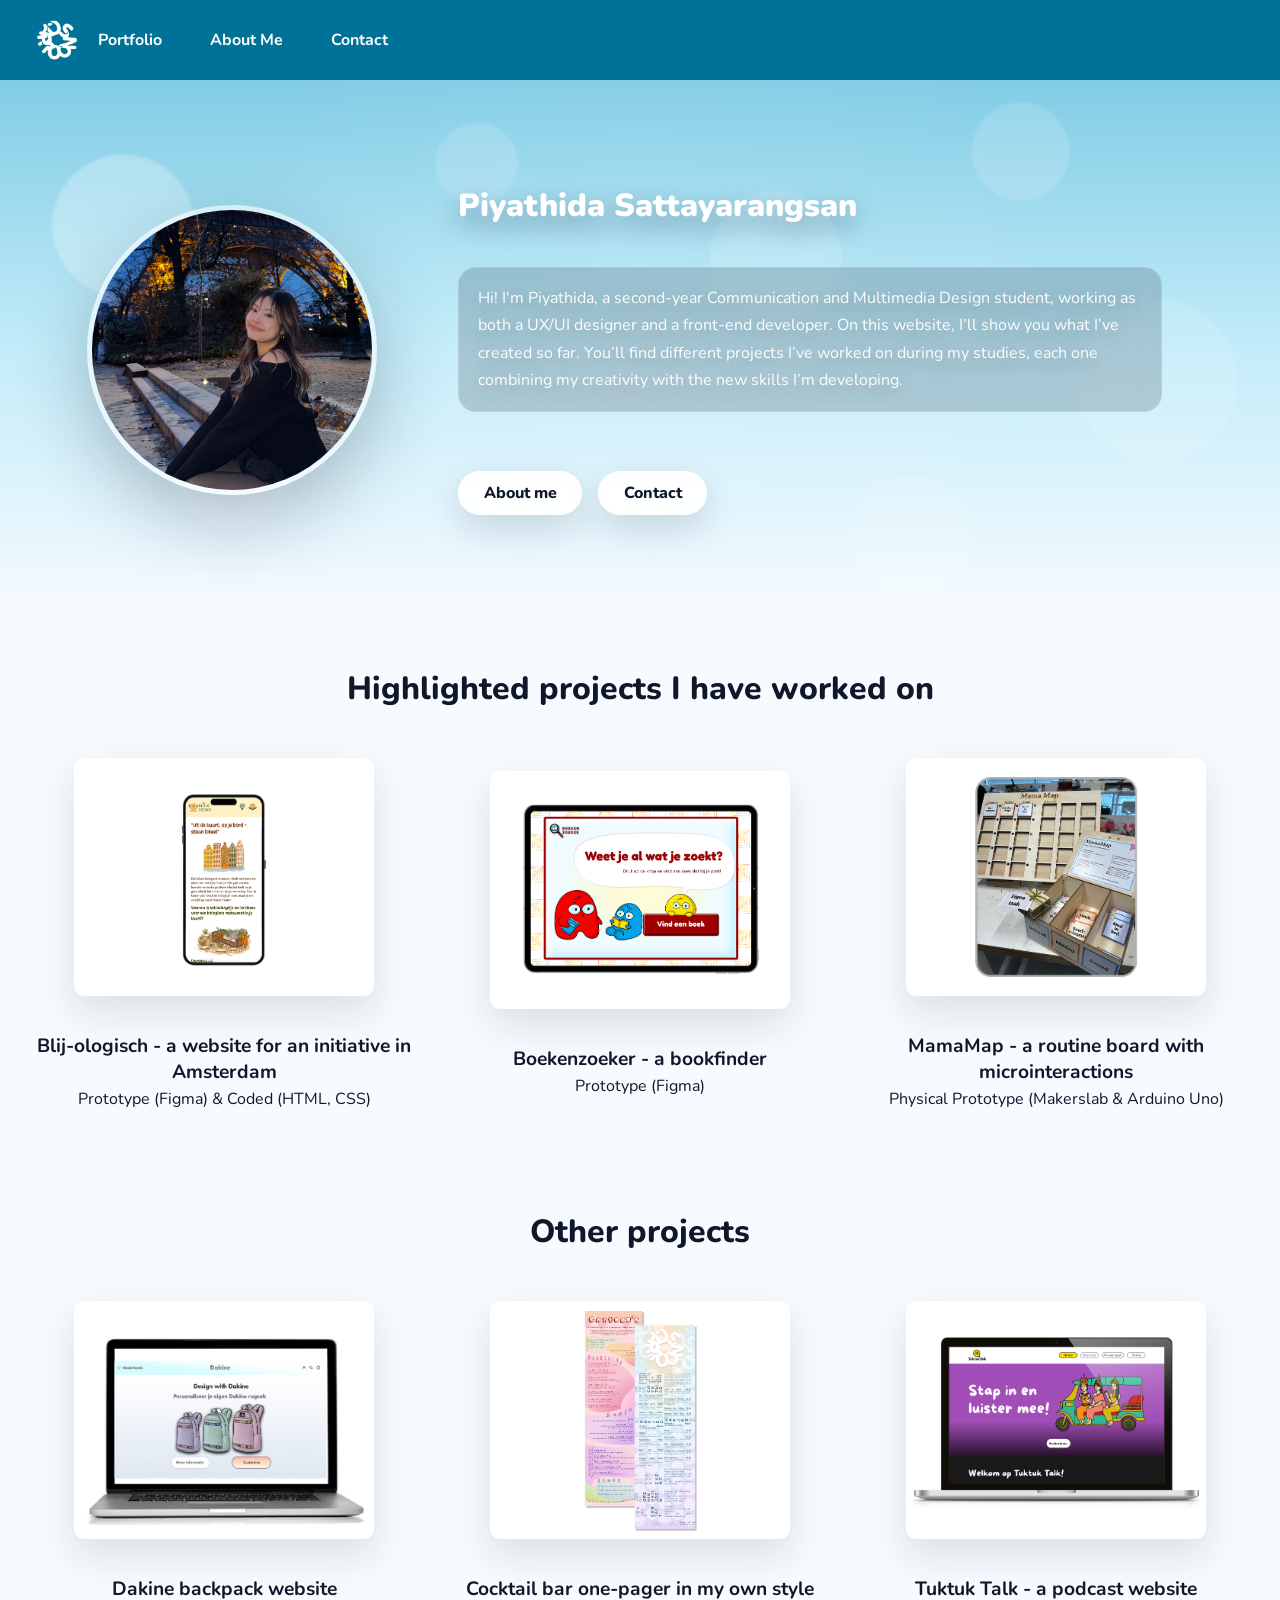
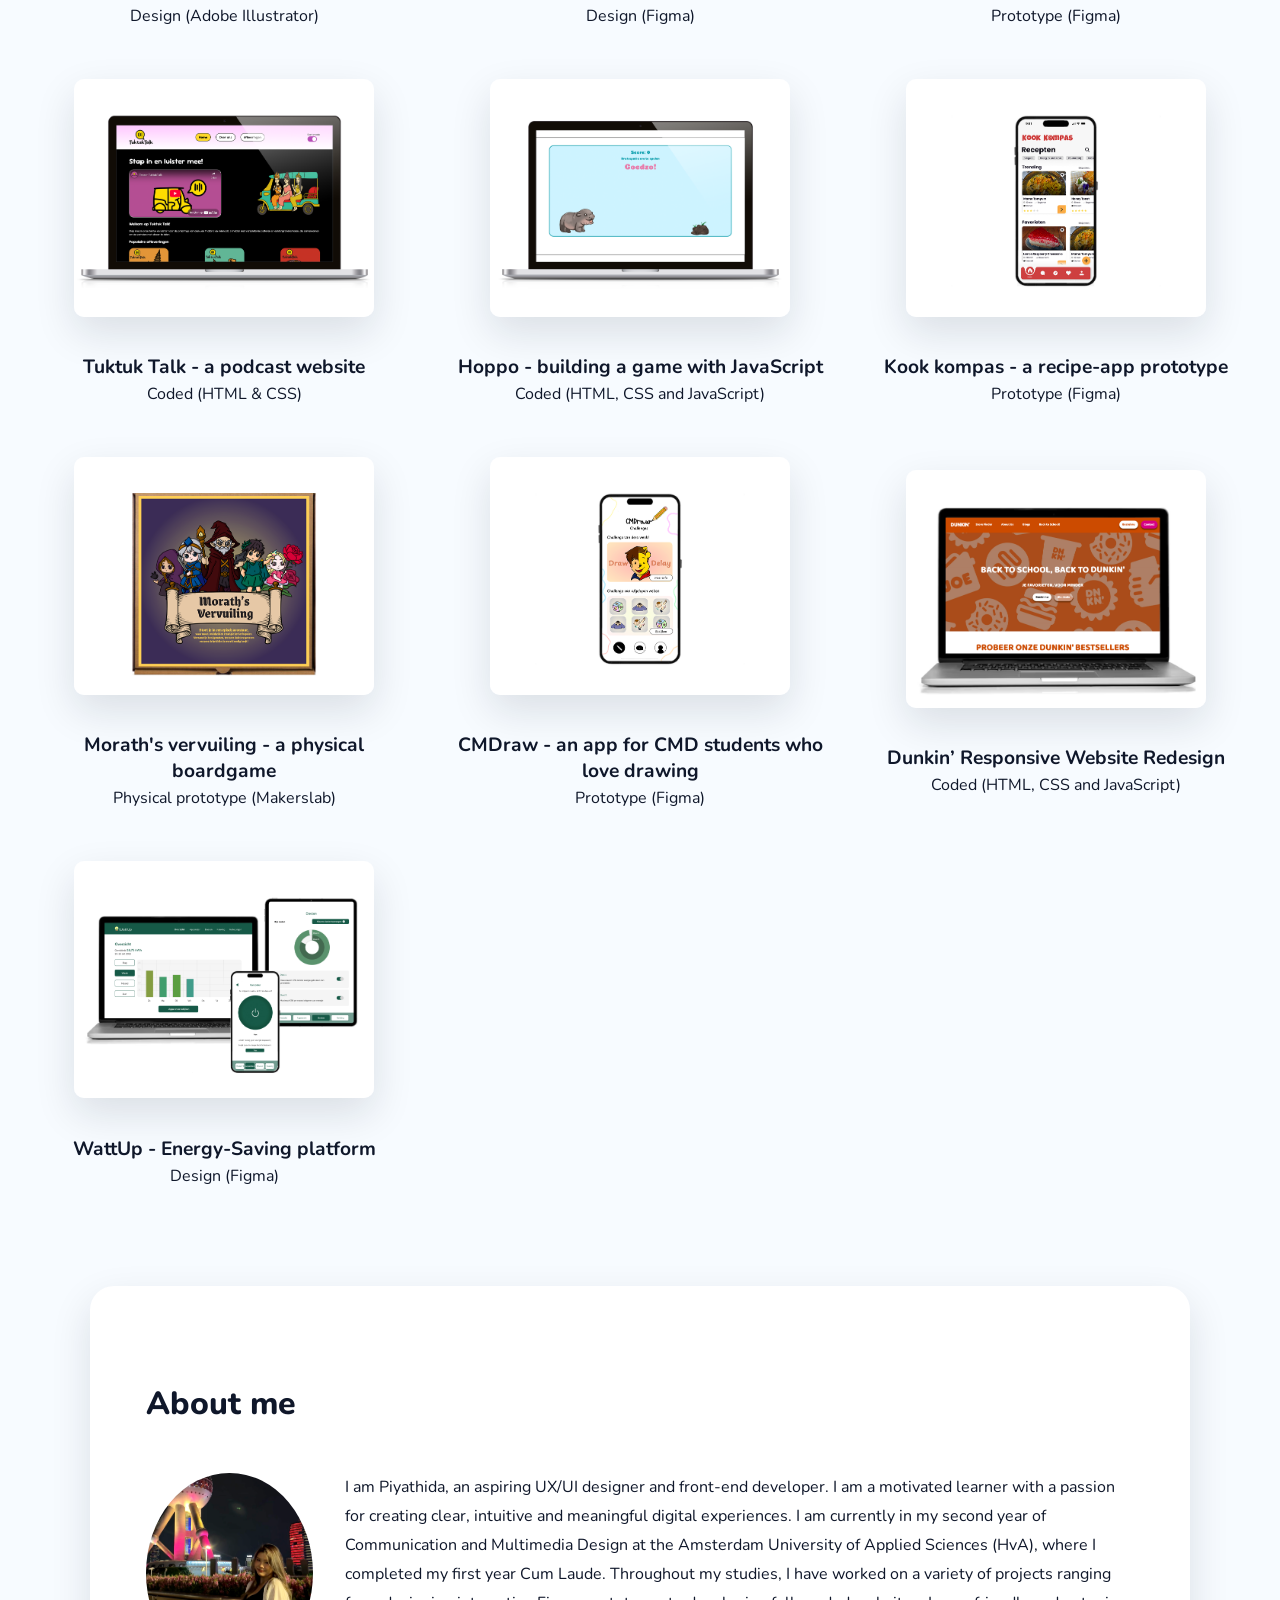
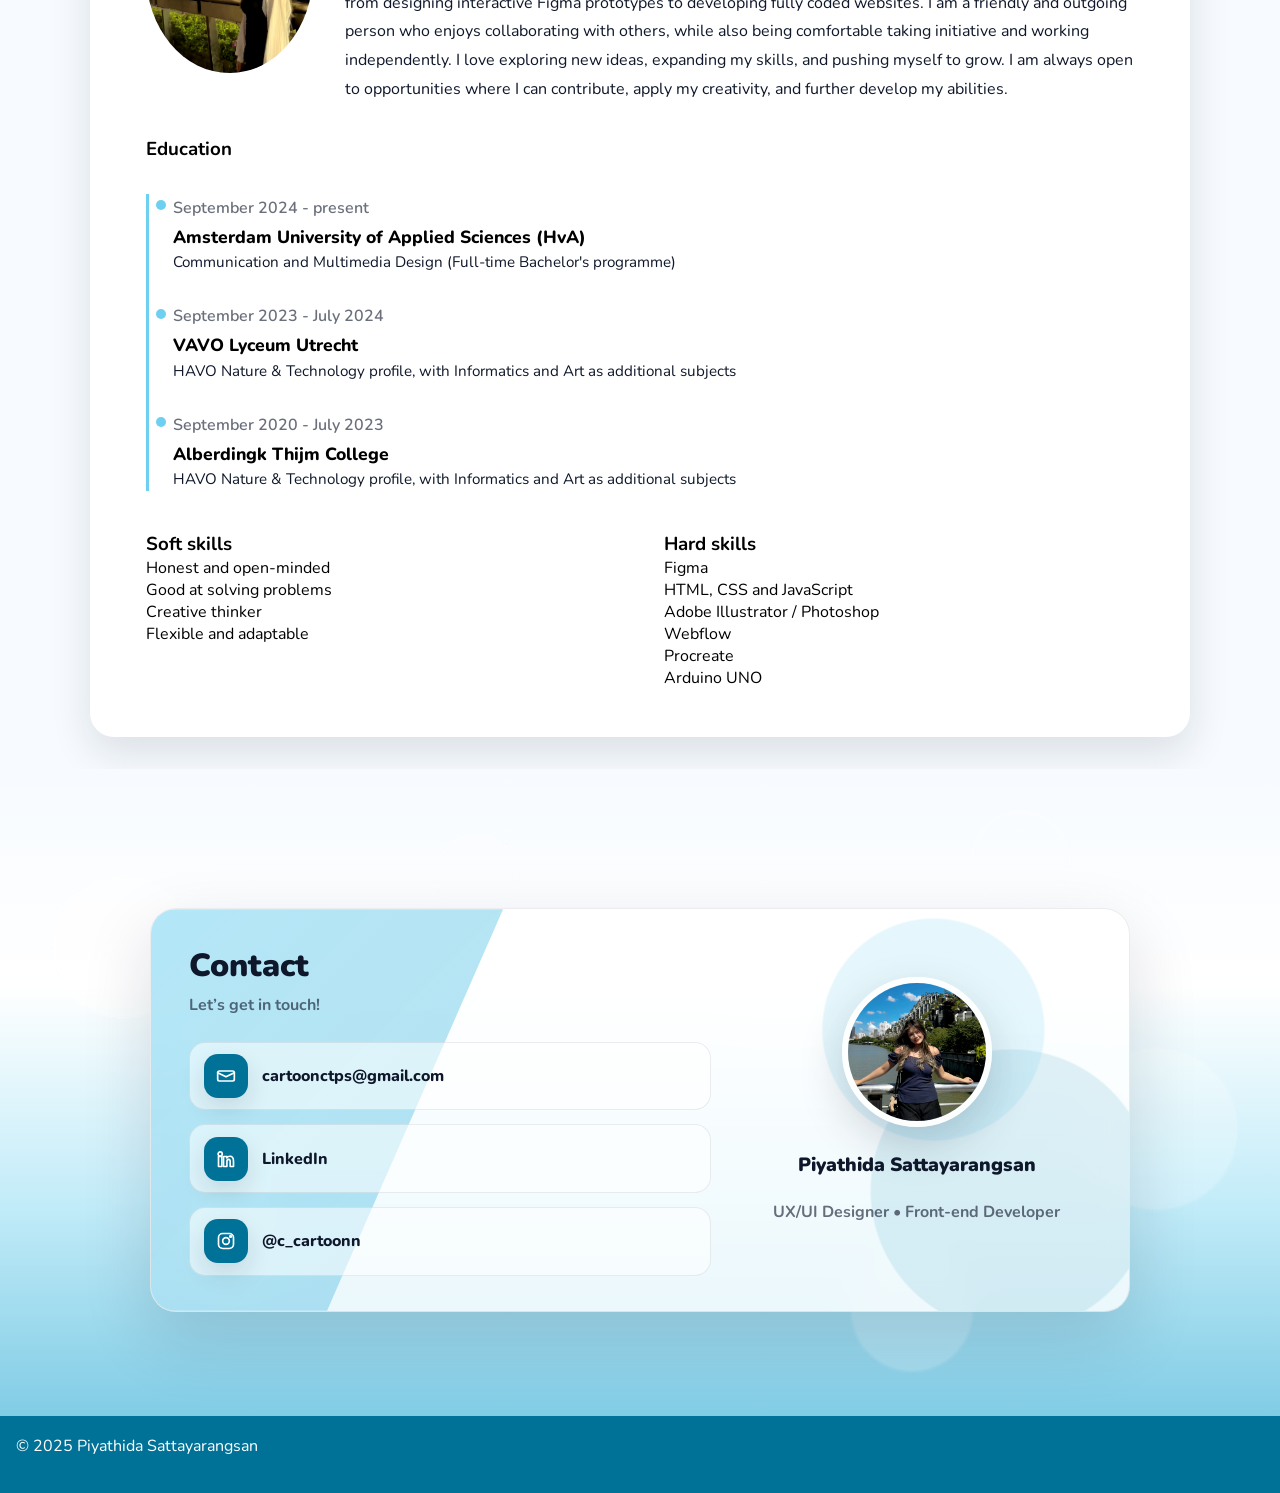
<file: index.html>
<!DOCTYPE html>
<html lang="en">
<head>
  <meta charset="utf-8">
  <meta name="viewport" content="width=device-width, initial-scale=1.0">
  <title>Piyathida's Portfolio</title>
  <link rel="stylesheet" href="style.css">
</head>

<body class="index">
    <header>
        <!-- skip link https://www.gxsoftware.com/nl/blog/zo-zet-je-skiplinks-in-op-je-website -->
        <a href="#main-content" class="skiplink">Naar hoofdinhoud</a>
        <!-- Logo -->
        <a href="./index.html">
          <img src="images/logo-cartoon.png" alt="homepagina">
        </a>
      <!-- Eigen hamburger button -->
        <button aria-hidden="true">
          <!-- Uploaded to: SVG Repo, www.svgrepo.com, Generator: SVG Repo Mixer Tools -->
          <svg width="800px" height="800px" viewBox="0 0 24 24" fill="none" xmlns="http://www.w3.org/2000/svg">
          <g>
          <path id="Vector" d="M3 15H21M3 9H21" stroke="#FFFFFF" stroke-width="4" stroke-linecap="round" stroke-linejoin="round"/>
          </g>
          </svg>
        </button>

      <!-- Nav -->
        <nav>
          <button aria-label="Sluit menu">
            <!-- Uploaded to: SVG Repo, www.svgrepo.com, Generator: SVG Repo Mixer Tools -->
            <svg width="800px" height="800px" viewBox="0 0 24 24" fill="none" xmlns="http://www.w3.org/2000/svg">
            <rect width="24" height="24" fill="white"/>
            <path d="M7 17L16.8995 7.10051" stroke="#FFFFFF" stroke-width="4" stroke-linecap="round" stroke-linejoin="round"/>
            <path d="M7 7.00001L16.8995 16.8995" stroke="#FFFFFF" stroke-width="4" stroke-linecap="round" stroke-linejoin="round"/>
            </svg>
          </button>
          <ul>
            <li><a href="#portfolio">Portfolio</a></li>
            <li><a href="#aboutme">About Me</a></li>
            <li><a href="#contact">Contact</a></li>
          </ul>
        </nav>
    </header>

    <main id="main-content">
    <!-- home section -->
    <section id="home">
      <div class="hero-photo">
        <img src="images/profiel.jpg" alt="profiel foto van Piyathida">
      </div>
      <h1>Piyathida Sattayarangsan</h1>
      <p>Hi! I'm Piyathida, a second-year Communication and Multimedia Design student, working as both a UX/UI designer and a front-end developer.
        On this website, I’ll show you what I’ve created so far. You’ll find different projects I’ve worked on during my studies, 
        each one combining my creativity with the new skills I’m developing.</p>
      <div>
        <a href="#aboutme">About me</a>
        <a href="#contact">Contact</a>
      </div>
    </section>

    <!-- portfolio section -->
    <section id="portfolio">
    <h2>Highlighted projects I have worked on</h2>
     <div class="reveal">

        <article>
          <a href="7.html"><img src="images/blijo.png" alt="Blij-ologisch image"></a>
          <div>
            <h3>Blij-ologisch - a website for an initiative in Amsterdam</h3>
            <p>Prototype (Figma) & Coded (HTML, CSS)</p>
          </div>
        </article>
        
        <article>
          <a href="9.html"><img src="images/vid.png" alt="Bookfinder tablet image"></a>
          <div>
            <h3>Boekenzoeker - a bookfinder</h3>
            <p>Prototype (Figma)</p>
          </div>
        </article>

        <article>
          <a href="13.html"><img src="images/beyond.jpg" alt="MamaMap image"></a>
          <div>
            <h3>MamaMap - a routine board with microinteractions</h3>
            <p>Physical Prototype (Makerslab & Arduino Uno)</p>
          </div>
        </article>
     </div>
  
      <h2>Other projects</h2>
      <div class="reveal">
        <article>
          <a href="1.html"><img src="images/dakine.png" alt="dakine website image"></a>
          <div>
            <h3>Dakine backpack website</h3>
            <p>Design (Adobe Illustrator)</p>
          </div>
          
        </article>

        <article>
          <a href="2.html"><img src="images/vormgeving.png" alt="cocktail bar onepager image"></a>
          <div>
            <h3>Cocktail bar one-pager in my own style</h3>
            <p>Design (Figma)</p>
          </div>
        </article>

        <article>
          <a href="3.html"><img src="images/content.png" alt="tuktuktalk website image"></a>
          <div>
            <h3>Tuktuk Talk - a podcast website</h3>
            <p>Prototype (Figma)</p>
          </div>
        </article>

        <article>
          <a href="4.html"><img src="images/tuktuk.png" alt="tuktuktalk website image"></a>
          <div>
            <h3>Tuktuk Talk - a podcast website</h3>
            <p>Coded (HTML & CSS)</p>
          </div>
        </article>
        
        <article>
          <a href="5.html"><img src="images/hoppo.png" alt="Hoppo game image"></a>
          <div>
            <h3>Hoppo - building a game with JavaScript</h3>
            <p>Coded (HTML, CSS and JavaScript)</p>
          </div>
        </article>

        <article>
          <a href="6.html"><img src="images/kook.png" alt="Kook kompas app image"></a>
          <div>
            <h3>Kook kompas - a recipe-app prototype</h3>
            <p>Prototype (Figma)</p>
          </div>
        </article>

        <article>
          <a href="8.html"><img src="images/morath.png" alt="marath's vervuiling image"></a>
          <div>
            <h3>Morath's vervuiling - a physical boardgame</h3>
            <p>Physical prototype (Makerslab)</p>
          </div>
        </article>

        <article>
          <a href="10.html"><img src="images/cmdraw.png" alt="CMDraw app image"></a>
          <div>
            <h3>CMDraw - an app for CMD students who love drawing</h3>
            <p>Prototype (Figma)</p>
          </div>
        </article>

        <article>
          <a href="11.html"><img src="images/dunkin.png" alt="Dunkin website image"></a>
          <div>
            <h3>Dunkin’ Responsive Website Redesign</h3>
            <p>Coded (HTML, CSS and JavaScript)</p>
          </div>
        </article>

        <article>
          <a href="12.html"><img src="images/rmdd.png" alt="WattUp image"></a>
          <div>
            <h3>WattUp - Energy-Saving platform</h3>
            <p>Design (Figma)</p>
          </div>
        </article>
      </div>
    </section>

    <!-- about me section -->
    <section id="aboutme" class="reveal">
      <article>
        <h2>About me</h2>
        <div class="about-wrapper">
          <img src="images/pfp.jpg" alt="profile picture of piyathida">

          <div class="about-text">
            <p>
              I am Piyathida, an aspiring UX/UI designer and front-end developer.
              I am a motivated learner with a passion for creating clear, intuitive and meaningful digital experiences.
              I am currently in my second year of Communication and Multimedia Design at the Amsterdam University of Applied Sciences (HvA), where I completed my first year Cum Laude. Throughout my studies, 
              I have worked on a variety of projects ranging from designing interactive Figma prototypes to developing fully coded websites.
              I am a friendly and outgoing person who enjoys collaborating with others, while also being comfortable taking initiative and working independently. 
              I love exploring new ideas, expanding my skills, and pushing myself to grow. I am always open to opportunities where I can contribute, apply my creativity, and further develop my abilities.
            </p>

           <button type="button" class="read-more-btn" aria-expanded="false">Read more</button>
          
          </div>
        </div>
    
        <h3>Education</h3>

        <ul id="education">
          <li>
            <p>September 2024 - present</p>
            <h4>Amsterdam University of Applied Sciences (HvA)</h4>
            <p>Communication and Multimedia Design (Full-time Bachelor's programme)</p>
          </li>

          <li>
            <p>September 2023 - July 2024</p>
            <h4>VAVO Lyceum Utrecht</h4>
            <p>HAVO Nature & Technology profile, with Informatics and Art as additional subjects</p>
          </li>

          <li>
            <p>September 2020 - July 2023</p>
            <h4>Alberdingk Thijm College</h4>
            <p>HAVO Nature & Technology profile, with Informatics and Art as additional subjects</p>
          </li>
        </ul>

        <div class="skills-wrapper">
          <div class="skills-column">
            <h3>Soft skills</h3>
            <ul>
              <li>Honest and open-minded</li>
              <li>Good at solving problems</li>
              <li>Creative thinker</li>
              <li>Flexible and adaptable</li>
            </ul>
          </div>
        
          <div class="skills-column">
            <h3>Hard skills</h3>
            <ul>
              <li>Figma</li>              
              <li>HTML, CSS and JavaScript</li>
              <li>Adobe Illustrator / Photoshop</li>
              <li>Webflow</li>
              <li>Procreate</li>
              <li>Arduino UNO</li>
            </ul>
          </div>
        </div>
      </article> 
    </section>

    <!-- contact section -->
    <section id="contact" class="reveal">
      <div class="contact-card">
        <div class="card-left">
          <h3>Contact</h3>
          <p class="card-sub">Let’s get in touch!</p>

          <ul class="card-info">
            <li>
              <span class="card-icon" aria-hidden="true">
                <!-- mail svg -->
                <svg viewBox="0 0 24 24"><path d="M4 6h16a2 2 0 0 1 2 2v8a2 2 0 0 1-2 2H4a2 2 0 0 1-2-2V8a2 2 0 0 1 2-2z"/><path d="M22 8 12 13 2 8"/></svg>
              </span>
              <a href="mailto:cartoonctps@gmail.com">cartoonctps@gmail.com</a>
            </li>

            <li>
              <span class="card-icon" aria-hidden="true">
                <!-- linkedin svg -->
                <svg viewBox="0 0 24 24"><path d="M4.98 3.5a2.5 2.5 0 1 0 .02 5 2.5 2.5 0 0 0-.02-5z"/><path d="M3 9h4v12H3z"/><path d="M9 9h4v1.7c.6-1 1.8-2 3.7-2 4 0 4.3 2.6 4.3 6v6.3h-4v-5.6c0-1.3 0-3-1.8-3s-2.1 1.4-2.1 2.9v5.7H9z"/></svg>
              </span>
              <a href="https://www.linkedin.com/in/piyathida-sattayarangsan" target="_blank" rel="noopener">LinkedIn</a>
            </li>

            <li>
              <span class="card-icon" aria-hidden="true">
                <!-- instagram svg -->
                <svg viewBox="0 0 24 24"><rect x="3" y="3" width="18" height="18" rx="5"/><circle cx="12" cy="12" r="4"/><circle cx="17.5" cy="6.5" r="1"/></svg>
              </span>
              <a href="https://www.instagram.com/c_cartoonn" target="_blank" rel="noopener">@c_cartoonn</a>
            </li>
          </ul>
        </div>

        <div class="card-right">
          <div class="card-photo">
            <img src="images/profiel2.jpg" alt="Profile picture of Piyathida">
          </div>

          <div class="card-id">
            <p class="name">Piyathida Sattayarangsan</p>
            <p class="role">UX/UI Designer • Front-end Developer</p>
          </div>
        </div>
      </div>

    </section>
    

  </main>

  <footer>
    <p>© 2025 Piyathida Sattayarangsan</p>
  </footer>

  <script src="script.js"></script>
  
</body>
</html>
</file>
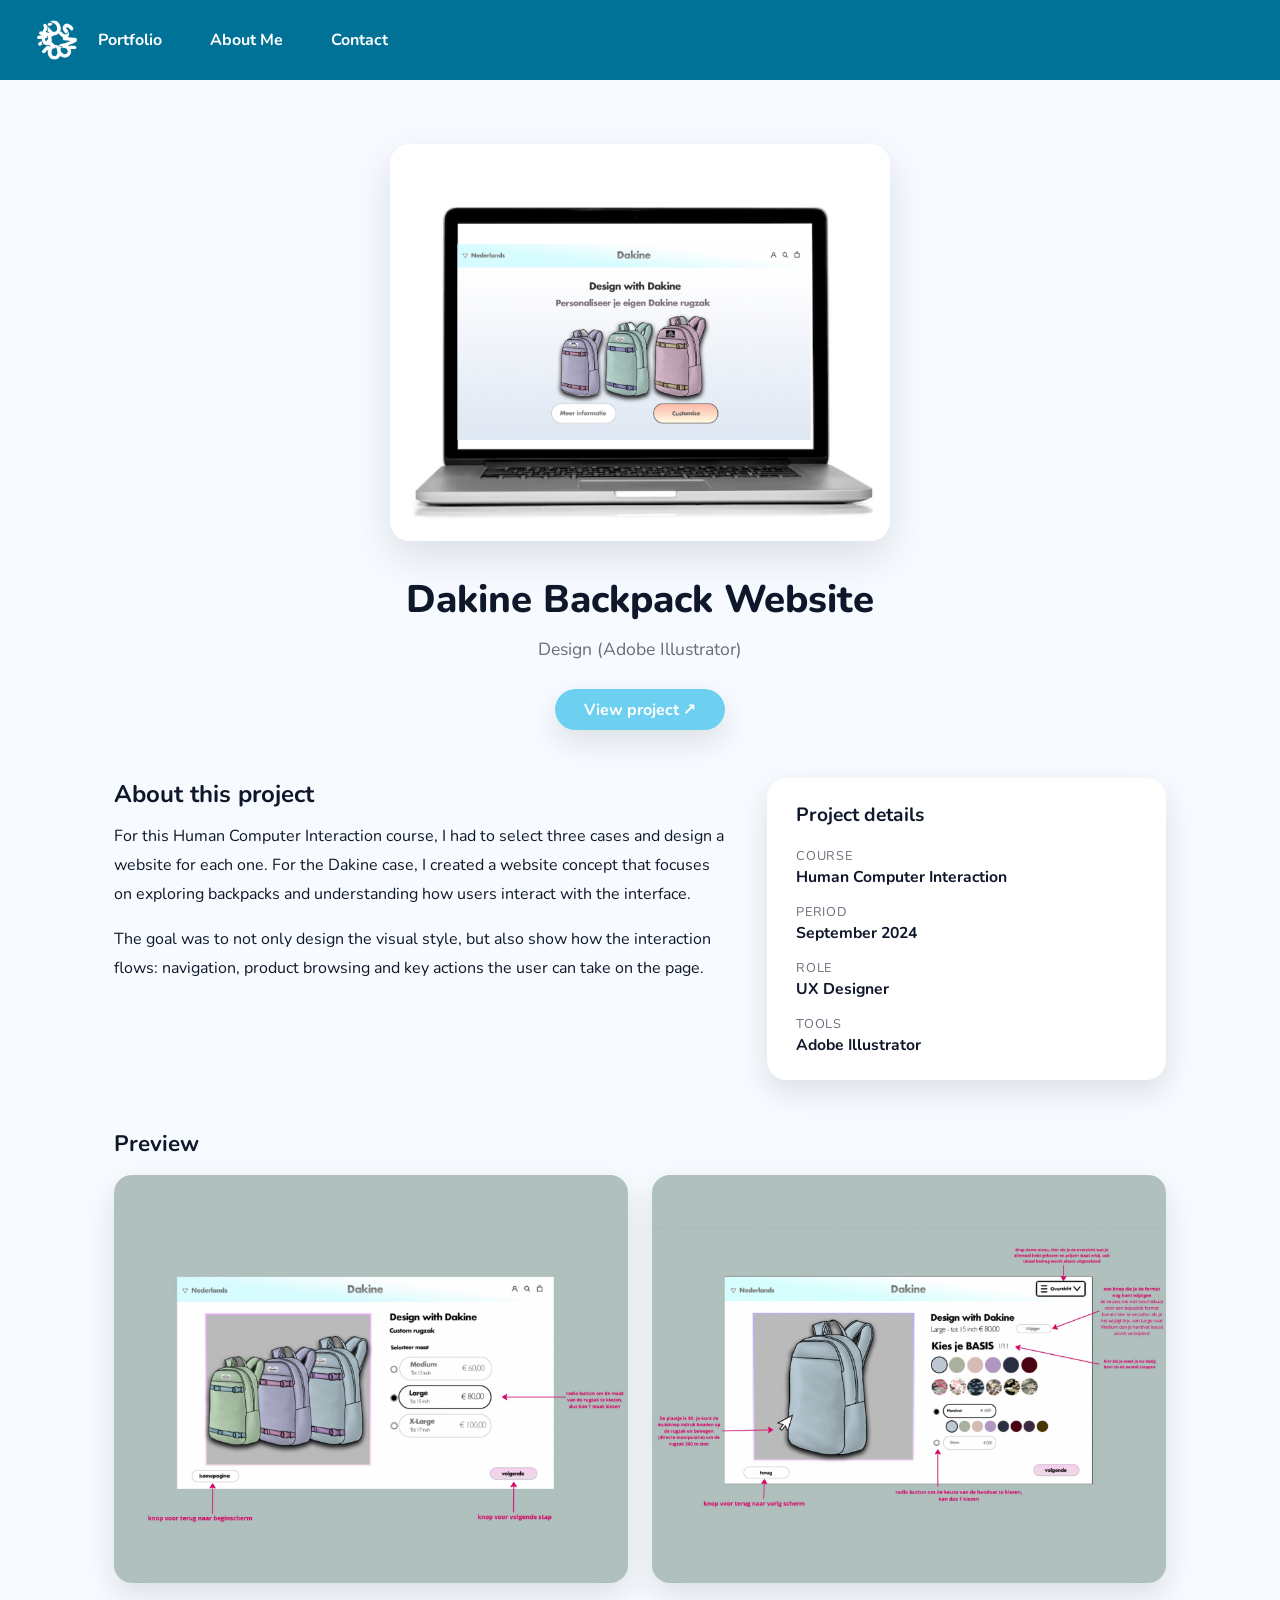
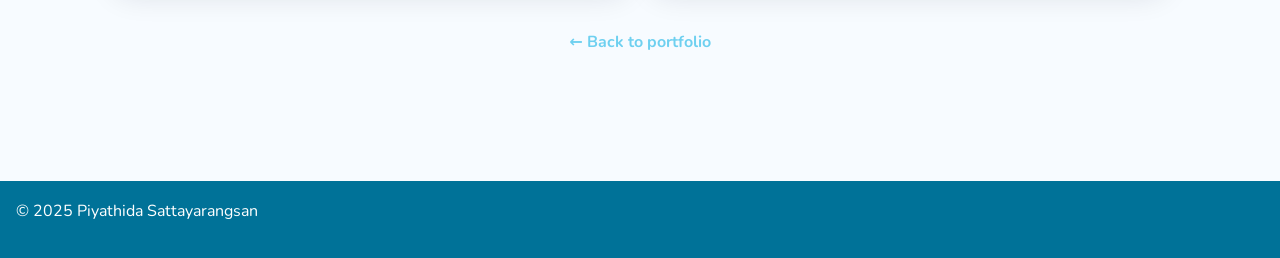
<file: 1.html>
<!DOCTYPE html>
<html lang="en">
<head>
  <meta charset="UTF-8">
  <title>Portfolio</title>
  <meta name="viewport" content="width=device-width, initial-scale=1.0">
  <link rel="stylesheet" href="style.css">
</head>

<body class="project">
    <header>
        <!-- skip link https://www.gxsoftware.com/nl/blog/zo-zet-je-skiplinks-in-op-je-website -->
        <a href="#main-content" class="skiplink">Naar hoofdinhoud</a>
        <!-- Logo -->
        <a href="./index.html">
          <img src="images/logo-cartoon.png" alt="homepagina">
        </a>
      <!-- Eigen hamburger button -->
        <button aria-hidden="true">
          <!-- Uploaded to: SVG Repo, www.svgrepo.com, Generator: SVG Repo Mixer Tools -->
          <svg width="800px" height="800px" viewBox="0 0 24 24" fill="none" xmlns="http://www.w3.org/2000/svg">
          <g>
          <path id="Vector" d="M3 15H21M3 9H21" stroke="#FFFFFF" stroke-width="4" stroke-linecap="round" stroke-linejoin="round"/>
          </g>
          </svg>
        </button>

      <!-- Nav -->
        <nav>
          <button aria-label="Sluit menu">
            <!-- Uploaded to: SVG Repo, www.svgrepo.com, Generator: SVG Repo Mixer Tools -->
            <svg width="800px" height="800px" viewBox="0 0 24 24" fill="none" xmlns="http://www.w3.org/2000/svg">
            <rect width="24" height="24" fill="white"/>
            <path d="M7 17L16.8995 7.10051" stroke="#FFFFFF" stroke-width="4" stroke-linecap="round" stroke-linejoin="round"/>
            <path d="M7 7.00001L16.8995 16.8995" stroke="#FFFFFF" stroke-width="4" stroke-linecap="round" stroke-linejoin="round"/>
            </svg>
          </button>
          <ul>
            <li><a href="./index.html#portfolio">Portfolio</a></li>
            <li><a href="./index.html#aboutme">About Me</a></li>
            <li><a href="./index.html#contact">Contact</a></li>
          </ul>
        </nav>
    </header>
   
  <main>

    <!-- HERO AFBEELDING -->
    <section class="project-hero">
      <img src="images/dakine.png" alt="Dakine backpack website">
    </section>

    <!-- TITEL + LINK -->
    <section class="project-header">
      <h1>Dakine Backpack Website</h1>
      <p class="project-subtitle">Design (Adobe Illustrator)</p>

      <a class="project-link" href="pdf/Design-with-dakine.pdf" target="_blank" rel="noopener">
        View project ↗
      </a>
    </section>

    <!-- TEKST + META IN TWEE KOLOMMEN -->
    <section class="project-layout">
      <div class="project-text">
        <h2>About this project</h2>
        <p>
          For this Human Computer Interaction course, I had to select three cases
          and design a website for each one. For the Dakine case, I created a
          website concept that focuses on exploring backpacks and understanding
          how users interact with the interface.
        </p>
        <p>
          The goal was to not only design the visual style, but also show how the
          interaction flows: navigation, product browsing and key actions the user
          can take on the page.
        </p>
      </div>

      <div class="project-meta">
        <h3>Project details</h3>
        <ul>
          <li>
            <span>Course</span>
            <strong>Human Computer Interaction</strong>
          </li>
          <li>
            <span>Period</span>
            <strong>September 2024</strong>
          </li>
          <li>
            <span>Role</span>
            <strong>UX Designer</strong>
          </li>
          <li>
            <span>Tools</span>
            <strong>Adobe Illustrator</strong>
          </li>
        </ul>
      </div>
    </section>

    <!-- EXTRA BEELDEN (OPTIONEEL) -->
    <section class="project-gallery">
      <h2>Preview</h2>
      <div class="project-gallery-grid">
        <img src="images/dakine1.jpg" alt="Dakine detail screen 1">
        <img src="images/dakine2.jpg" alt="Dakine detail screen 2">
      </div>
    </section>

    <!-- TERUGKNOP -->
    <section class="project-back">
      <a href="index.html#portfolio">← Back to portfolio</a>
    </section>

  </main>

  <footer>
    <p>© 2025 Piyathida Sattayarangsan</p>
  </footer>

  <script src="script.js"></script>
</body>
</html>
</file>
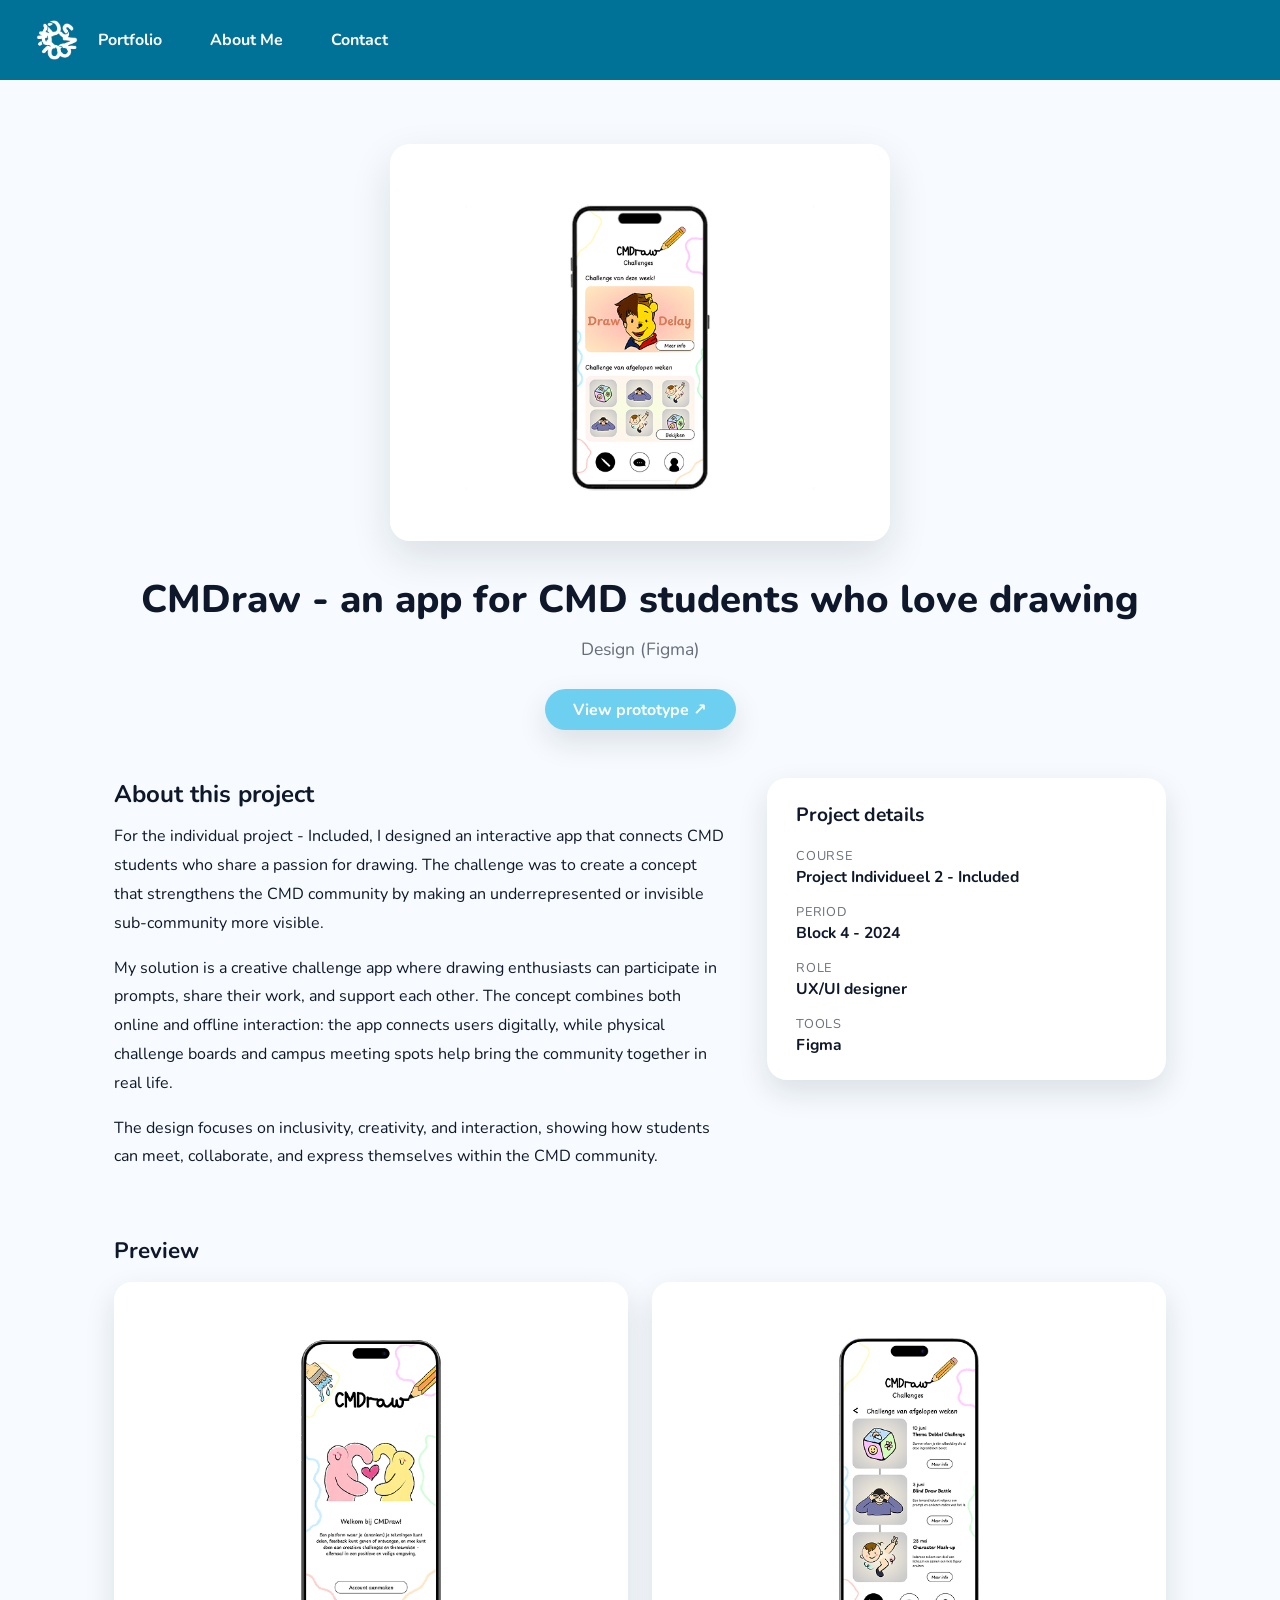
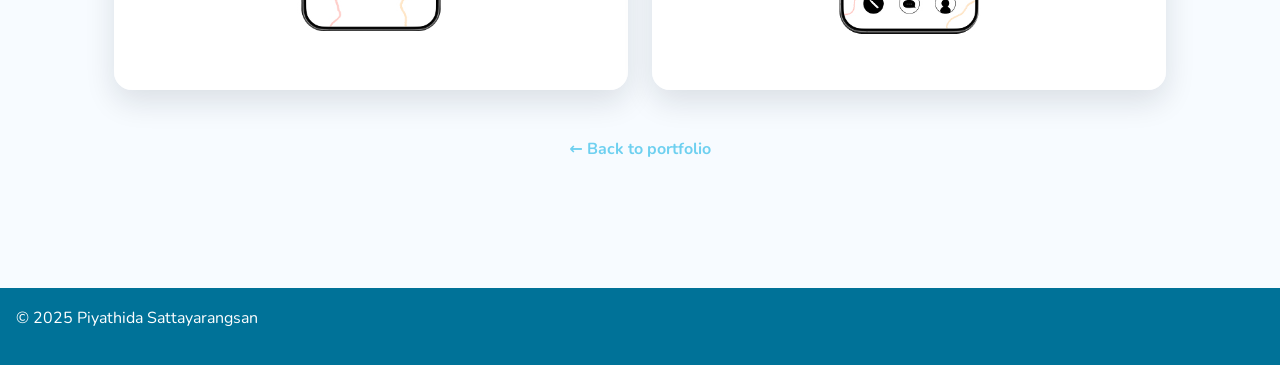
<file: 10.html>
<!DOCTYPE html>
<html lang="en">
<head>
  <meta charset="UTF-8">
  <title>CMDraw - an app for CMD students who love drawing</title>
  <meta name="viewport" content="width=device-width, initial-scale=1.0">
  <link rel="stylesheet" href="style.css">
</head>
<body class="project">
    <header>
        <!-- skip link https://www.gxsoftware.com/nl/blog/zo-zet-je-skiplinks-in-op-je-website -->
        <a href="#main-content" class="skiplink">Naar hoofdinhoud</a>
        <!-- Logo -->
        <a href="./index.html">
          <img src="images/logo-cartoon.png" alt="homepagina">
        </a>
      <!-- Eigen hamburger button -->
        <button aria-hidden="true">
          <!-- Uploaded to: SVG Repo, www.svgrepo.com, Generator: SVG Repo Mixer Tools -->
          <svg width="800px" height="800px" viewBox="0 0 24 24" fill="none" xmlns="http://www.w3.org/2000/svg">
          <g>
          <path id="Vector" d="M3 15H21M3 9H21" stroke="#FFFFFF" stroke-width="4" stroke-linecap="round" stroke-linejoin="round"/>
          </g>
          </svg>
        </button>

      <!-- Nav -->
        <nav>
          <button aria-label="Sluit menu">
            <!-- Uploaded to: SVG Repo, www.svgrepo.com, Generator: SVG Repo Mixer Tools -->
            <svg width="800px" height="800px" viewBox="0 0 24 24" fill="none" xmlns="http://www.w3.org/2000/svg">
            <rect width="24" height="24" fill="white"/>
            <path d="M7 17L16.8995 7.10051" stroke="#FFFFFF" stroke-width="4" stroke-linecap="round" stroke-linejoin="round"/>
            <path d="M7 7.00001L16.8995 16.8995" stroke="#FFFFFF" stroke-width="4" stroke-linecap="round" stroke-linejoin="round"/>
            </svg>
          </button>
          <ul>
            <li><a href="./index.html#portfolio">Portfolio</a></li>
            <li><a href="./index.html#aboutme">About Me</a></li>
            <li><a href="./index.html#contact">Contact</a></li>
          </ul>
        </nav>
    </header>

  <main>

    <!-- HERO -->
    <section class="project-hero">
      <img src="images/cmdraw.png" alt="cmdraw app">
    </section>

    <!-- TITEL + SUBTITLE -->
    <section class="project-header">
      <h1>CMDraw - an app for CMD students who love drawing</h1>
      <p class="project-subtitle">Design (Figma)</p>

      <!-- Optioneel project link -->
      <a class="project-link" href="https://www.figma.com/proto/Z3FnBQmiw4Ss0RHBf6BHiK/cmdraw?page-id=39%3A1186&node-id=39-1211&p=f&viewport=252%2C137%2C0.24&t=YoS8C6EBqPaW674C-1&scaling=scale-down&content-scaling=fixed&starting-point-node-id=39%3A1211" 
      target="_blank">View prototype ↗</a>
    </section>

    <!-- MAIN CONTENT -->
    <section class="project-layout">
      <div class="project-text">
        <h2>About this project</h2>
        <p>
          For the individual project - Included, I designed an interactive
          app that connects CMD students who share a passion for drawing.
          The challenge was to create a concept that strengthens the CMD community
          by making an underrepresented or invisible sub-community more visible.
        </p>

        <p>
          My solution is a creative challenge app where drawing enthusiasts can
          participate in prompts, share their work, and support each other.
          The concept combines both online and offline interaction: the app
          connects users digitally, while physical challenge boards and campus
          meeting spots help bring the community together in real life.
        </p>

        <p>
          The design focuses on inclusivity, creativity, and interaction, showing
          how students can meet, collaborate, and express themselves within the
          CMD community.
        </p>
      </div>

      <div class="project-meta">
        <h3>Project details</h3>
        <ul>
          <li>
            <span>Course</span>
            <strong>Project Individueel 2 - Included</strong>
          </li>
          <li>
            <span>Period</span>
            <strong>Block 4 - 2024</strong>
          </li>
          <li>
            <span>Role</span>
            <strong>UX/UI designer</strong>
          </li>
          <li>
            <span>Tools</span>
            <strong>Figma</strong>
          </li>
        </ul>
      </div>
    </section>

    <!-- GALLERY -->
    <section class="project-gallery">
      <h2>Preview</h2>
      <div class="project-gallery-grid">
        <img src="images/cmdraw1.jpg" alt="cmdraw preview">
        <img src="images/cmdraw2.jpg" alt="cmdraw preview">
      </div>
    </section>

    <!-- TERUG -->
    <section class="project-back">
      <a href="index.html#portfolio">← Back to portfolio</a>
    </section>

  </main>

  <footer>
    <p>© 2025 Piyathida Sattayarangsan</p>
  </footer>

  <script src="script.js"></script>
</body>
</html>
</file>
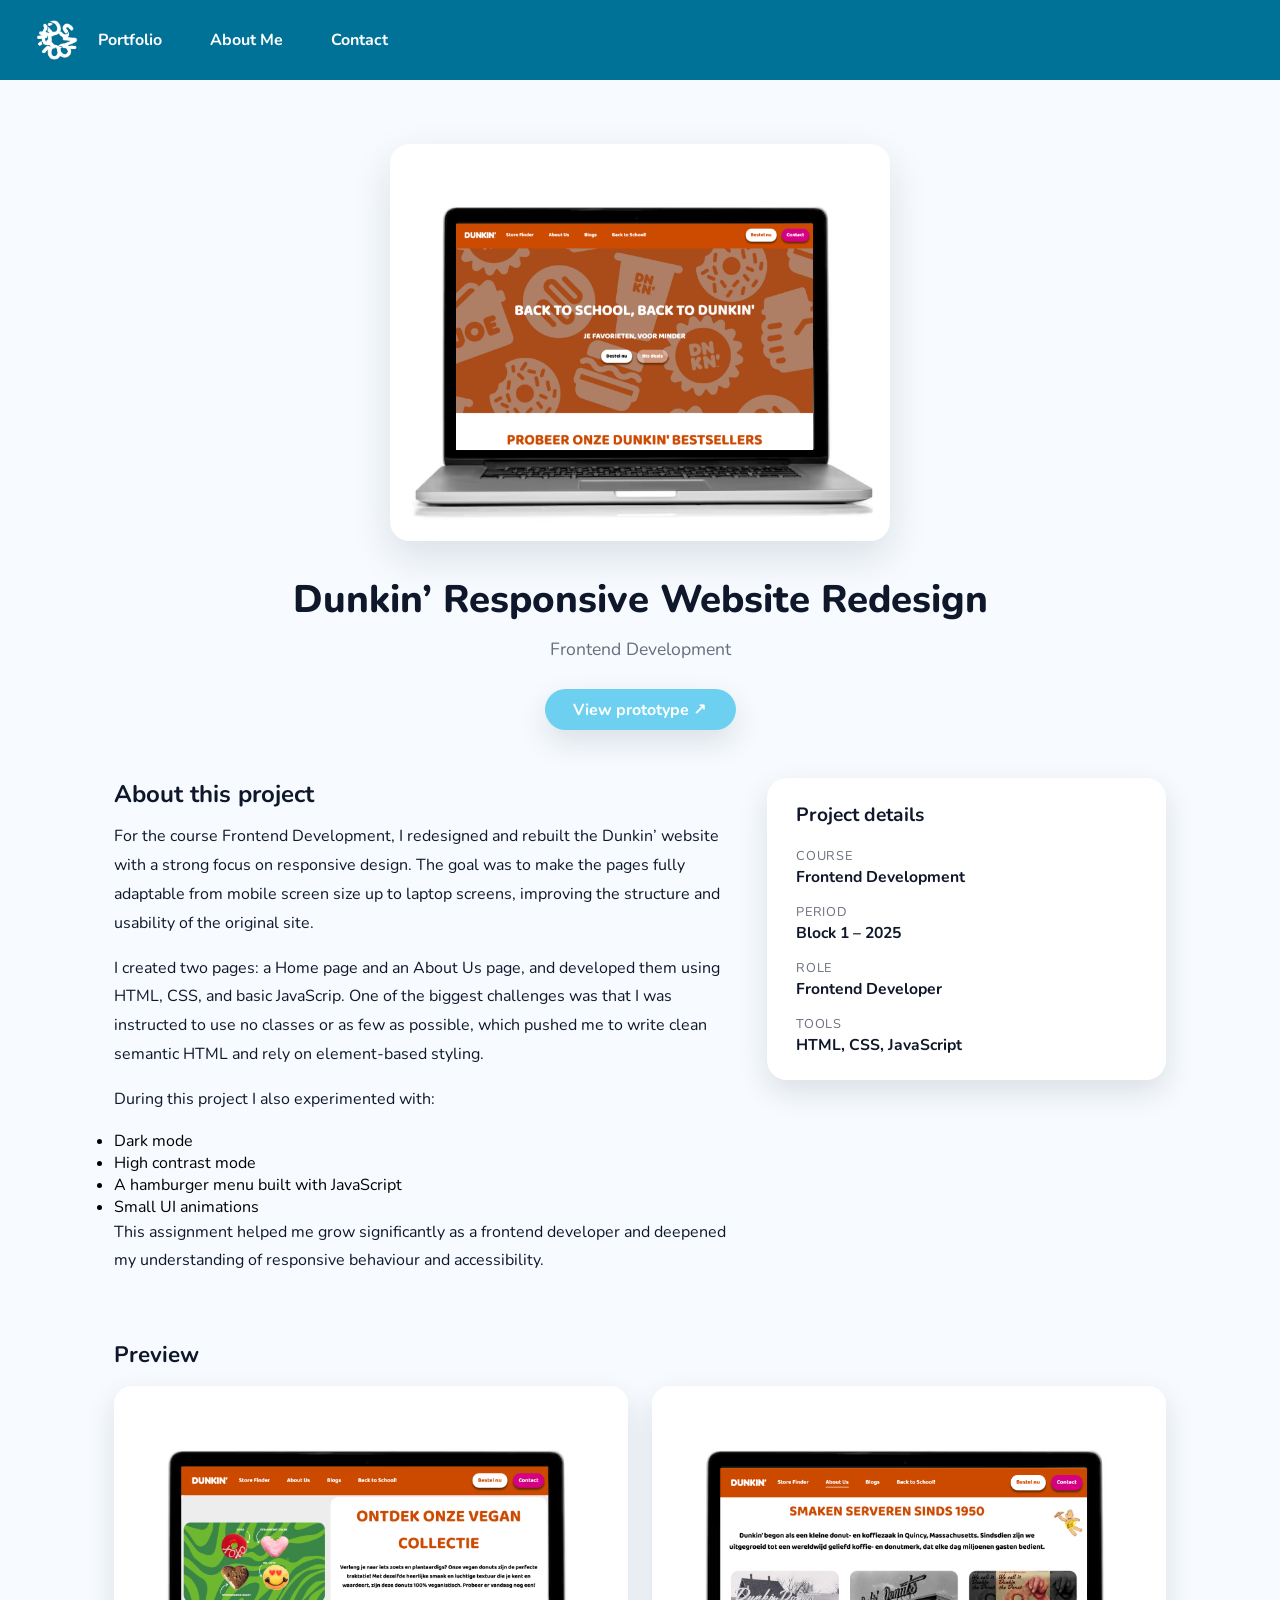
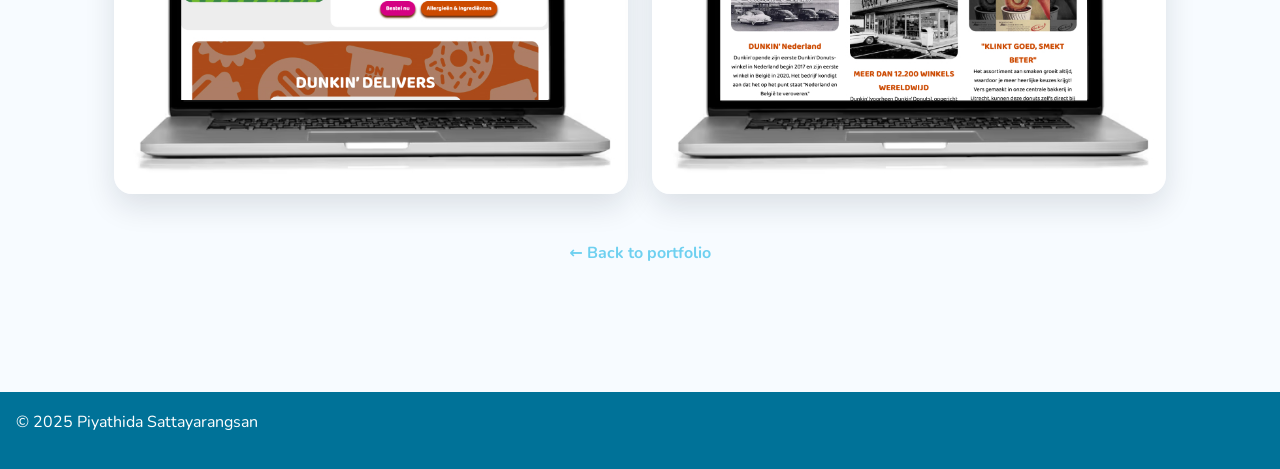
<file: 11.html>
<!DOCTYPE html>
<html lang="en">
<head>
  <meta charset="UTF-8">
  <title>Dunkin’ Responsive Website Redesign</title>
  <meta name="viewport" content="width=device-width, initial-scale=1.0">
  <link rel="stylesheet" href="style.css">
</head>
<body class="project">
    <header>
        <!-- skip link https://www.gxsoftware.com/nl/blog/zo-zet-je-skiplinks-in-op-je-website -->
        <a href="#main-content" class="skiplink">Naar hoofdinhoud</a>
        <!-- Logo -->
        <a href="./index.html">
          <img src="images/logo-cartoon.png" alt="homepagina">
        </a>
      <!-- Eigen hamburger button -->
        <button aria-hidden="true">
          <!-- Uploaded to: SVG Repo, www.svgrepo.com, Generator: SVG Repo Mixer Tools -->
          <svg width="800px" height="800px" viewBox="0 0 24 24" fill="none" xmlns="http://www.w3.org/2000/svg">
          <g>
          <path id="Vector" d="M3 15H21M3 9H21" stroke="#FFFFFF" stroke-width="4" stroke-linecap="round" stroke-linejoin="round"/>
          </g>
          </svg>
        </button>

      <!-- Nav -->
        <nav>
          <button aria-label="Sluit menu">
            <!-- Uploaded to: SVG Repo, www.svgrepo.com, Generator: SVG Repo Mixer Tools -->
            <svg width="800px" height="800px" viewBox="0 0 24 24" fill="none" xmlns="http://www.w3.org/2000/svg">
            <rect width="24" height="24" fill="white"/>
            <path d="M7 17L16.8995 7.10051" stroke="#FFFFFF" stroke-width="4" stroke-linecap="round" stroke-linejoin="round"/>
            <path d="M7 7.00001L16.8995 16.8995" stroke="#FFFFFF" stroke-width="4" stroke-linecap="round" stroke-linejoin="round"/>
            </svg>
          </button>
          <ul>
            <li><a href="./index.html#portfolio">Portfolio</a></li>
            <li><a href="./index.html#aboutme">About Me</a></li>
            <li><a href="./index.html#contact">Contact</a></li>
          </ul>
        </nav>
    </header>

  <main>

    <!-- HERO -->
    <section class="project-hero">
      <img src="images/dunkin.png" alt="Dunkin responsive redesign">
    </section>

    <!-- TITLE + SUBTITLE -->
    <section class="project-header">
      <h1>Dunkin’ Responsive Website Redesign</h1>
      <p class="project-subtitle">Frontend Development</p>
       <!-- eventueel later prototype link toevoegen -->
       <a class="project-link" href="https://sattayc.github.io/dunkin/" target="_blank" rel="noopener">
        View prototype ↗
      </a>
    </section>

    <!-- CONTENT -->
    <section class="project-layout">
      
      <div class="project-text">
        <h2>About this project</h2>

        <p>
          For the course Frontend Development, I redesigned and rebuilt 
          the Dunkin’ website with a strong focus on responsive design. 
          The goal was to make the pages fully adaptable from mobile screen size 
          up to laptop screens, improving the structure and usability of the original site.
        </p>

        <p>
          I created two pages: a Home page and an About Us page, and developed them using 
          HTML, CSS, and basic JavaScrip. One of the biggest challenges 
          was that I was instructed to use no classes or as few as possible, 
          which pushed me to write clean semantic HTML and rely on element-based styling.
        </p>

        <p> During this project I also experimented with: </p>
          <ul>
            <li>Dark mode</li>
            <li>High contrast mode</li>
            <li>A hamburger menu built with JavaScript</li>
            <li>Small UI animations</li>
          </ul>
       
        <p>
          This assignment helped me grow significantly as a frontend developer and deepened my
          understanding of responsive behaviour and accessibility.
        </p>
      </div>

      <div class="project-meta">
        <h3>Project details</h3>
        <ul>
          <li>
            <span>Course</span>
            <strong>Frontend Development</strong>
          </li>
          <li>
            <span>Period</span>
            <strong>Block 1 – 2025</strong>
          </li>
          <li>
            <span>Role</span>
            <strong>Frontend Developer</strong>
          </li>
          <li>
            <span>Tools</span>
            <strong>HTML, CSS, JavaScript</strong>
          </li>
        </ul>
      </div>

    </section>

    <!-- GALLERY -->
    <section class="project-gallery">
      <h2>Preview</h2>
      <div class="project-gallery-grid">
        <img src="images/dunkin1.jpg" alt="Dunkin page preview 1">
        <img src="images/dunkin2.jpg" alt="Dunkin page preview 2">
      </div>
    </section>

    <!-- BACK BUTTON -->
    <section class="project-back">
      <a href="index.html#portfolio">← Back to portfolio</a>
    </section>

  </main>

  <footer>
    <p>© 2025 Piyathida Sattayarangsan</p>
  </footer>

  <script src="script.js"></script>
</body>
</html>
</file>
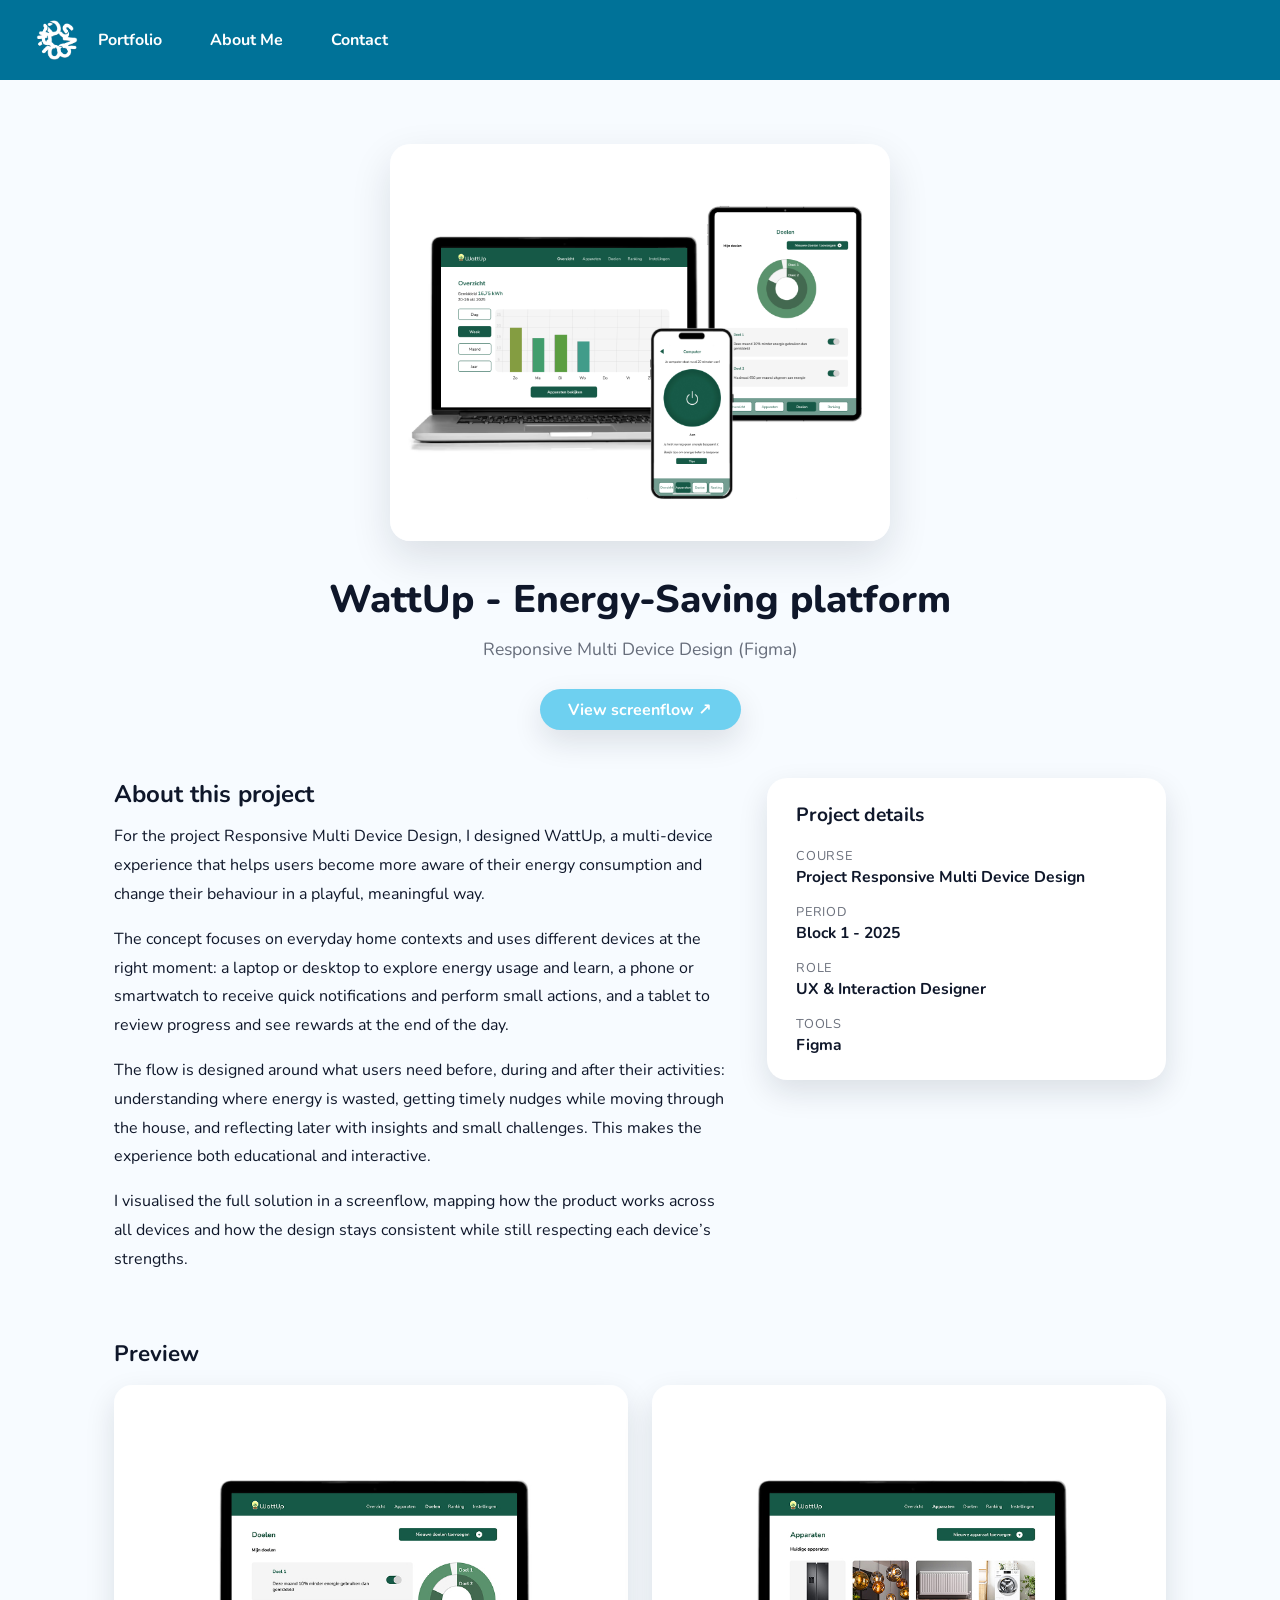
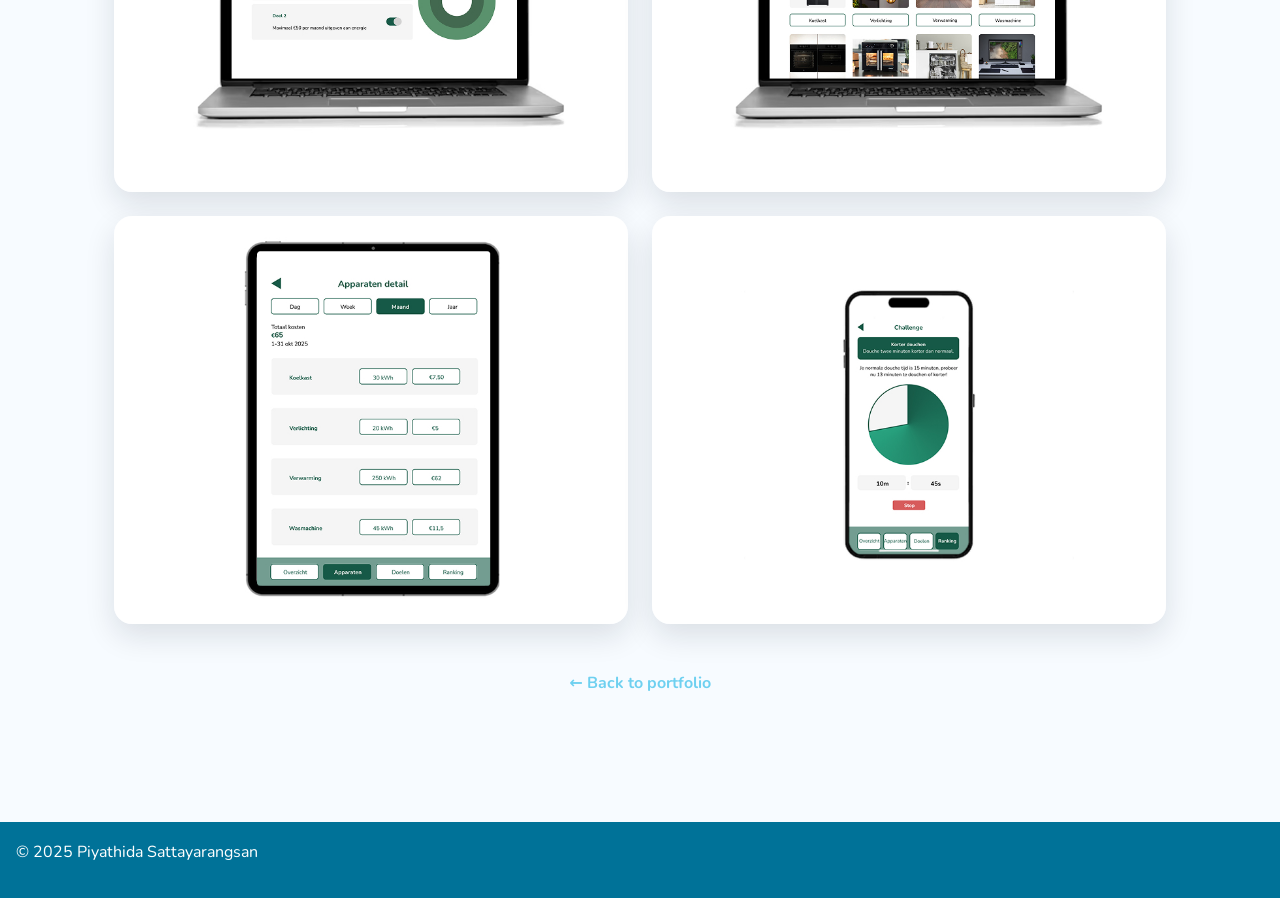
<file: 12.html>
<!DOCTYPE html>
<html lang="en">
<head>
  <meta charset="UTF-8">
  <title>WattUp - Energy-Saving platform</title>
  <meta name="viewport" content="width=device-width, initial-scale=1.0">
  <link rel="stylesheet" href="style.css">
</head>
<body class="project">
    <header>
        <!-- skip link https://www.gxsoftware.com/nl/blog/zo-zet-je-skiplinks-in-op-je-website -->
        <a href="#main-content" class="skiplink">Naar hoofdinhoud</a>
        <!-- Logo -->
        <a href="./index.html">
          <img src="images/logo-cartoon.png" alt="homepagina">
        </a>
      <!-- Eigen hamburger button -->
        <button aria-hidden="true">
          <!-- Uploaded to: SVG Repo, www.svgrepo.com, Generator: SVG Repo Mixer Tools -->
          <svg width="800px" height="800px" viewBox="0 0 24 24" fill="none" xmlns="http://www.w3.org/2000/svg">
          <g>
          <path id="Vector" d="M3 15H21M3 9H21" stroke="#FFFFFF" stroke-width="4" stroke-linecap="round" stroke-linejoin="round"/>
          </g>
          </svg>
        </button>

      <!-- Nav -->
        <nav>
          <button aria-label="Sluit menu">
            <!-- Uploaded to: SVG Repo, www.svgrepo.com, Generator: SVG Repo Mixer Tools -->
            <svg width="800px" height="800px" viewBox="0 0 24 24" fill="none" xmlns="http://www.w3.org/2000/svg">
            <rect width="24" height="24" fill="white"/>
            <path d="M7 17L16.8995 7.10051" stroke="#FFFFFF" stroke-width="4" stroke-linecap="round" stroke-linejoin="round"/>
            <path d="M7 7.00001L16.8995 16.8995" stroke="#FFFFFF" stroke-width="4" stroke-linecap="round" stroke-linejoin="round"/>
            </svg>
          </button>
          <ul>
            <li><a href="./index.html#portfolio">Portfolio</a></li>
            <li><a href="./index.html#aboutme">About Me</a></li>
            <li><a href="./index.html#contact">Contact</a></li>
          </ul>
        </nav>
    </header>

  <main>

    <!-- HERO -->
    <section class="project-hero">
      <img src="images/rmdd.png" alt="WattUp multi device energy-saving concept">
    </section>

    <!-- TITLE -->
    <section class="project-header">
      <h1>WattUp - Energy-Saving platform</h1>
      <p class="project-subtitle">Responsive Multi Device Design (Figma)</p>

      <!-- Optioneel prototype-link -->
      <a class="project-link" href="pdf/rmdd-screenflow.pdf" target="_blank" rel="noopener">View screenflow ↗</a>
    </section>

    <!-- MAIN CONTENT -->
    <section class="project-layout">

      <div class="project-text">
        <h2>About this project</h2>

        <p>
          For the project Responsive Multi Device Design, I designed 
          WattUp, a multi-device experience that helps users 
          become more aware of their energy consumption and change their behaviour
          in a playful, meaningful way.
        </p>

        <p>
          The concept focuses on everyday home contexts and uses different devices 
          at the right moment: a laptop or desktop to explore energy usage and learn, 
          a phone or smartwatch to receive quick notifications and perform small 
          actions, and a tablet to review progress and see rewards at the end of the day.
        </p>

        <p>
          The flow is designed around what users need before, during and after
          their activities: understanding where energy is wasted, getting timely nudges 
          while moving through the house, and reflecting later with insights and small 
          challenges. This makes the experience both educational and interactive.
        </p>

        <p>
          I visualised the full solution in a screenflow, mapping how the product works 
          across all devices and how the design stays consistent while still respecting 
          each device’s strengths.
        </p>
      </div>

      <div class="project-meta">
        <h3>Project details</h3>
        <ul>
          <li>
            <span>Course</span>
            <strong>Project Responsive Multi Device Design</strong>
          </li>
          <li>
            <span>Period</span>
            <strong>Block 1 - 2025</strong>
          </li>
          <li>
            <span>Role</span>
            <strong>UX & Interaction Designer</strong>
          </li>
          <li>
            <span>Tools</span>
            <strong>Figma</strong>
          </li>
        </ul>
      </div>

    </section>

    <!-- GALLERY -->
    <section class="project-gallery">
      <h2>Preview</h2>
      <div class="project-gallery-grid">
        <img src="images/rmdd1.jpg" alt="WattUp overview screens">
        <img src="images/rmdd2.jpg" alt="WattUp overview screens">
        <img src="images/rmdd3.jpg" alt="WattUp overview screens">
        <img src="images/rmdd4.jpg" alt="WattUp overview screens">
      </div>
    </section>

    <!-- BACK -->
    <section class="project-back">
      <a href="index.html#portfolio">← Back to portfolio</a>
    </section>

  </main>

  <footer>
    <p>© 2025 Piyathida Sattayarangsan</p>
  </footer>

  <script src="script.js"></script>
</body>
</html>
</file>
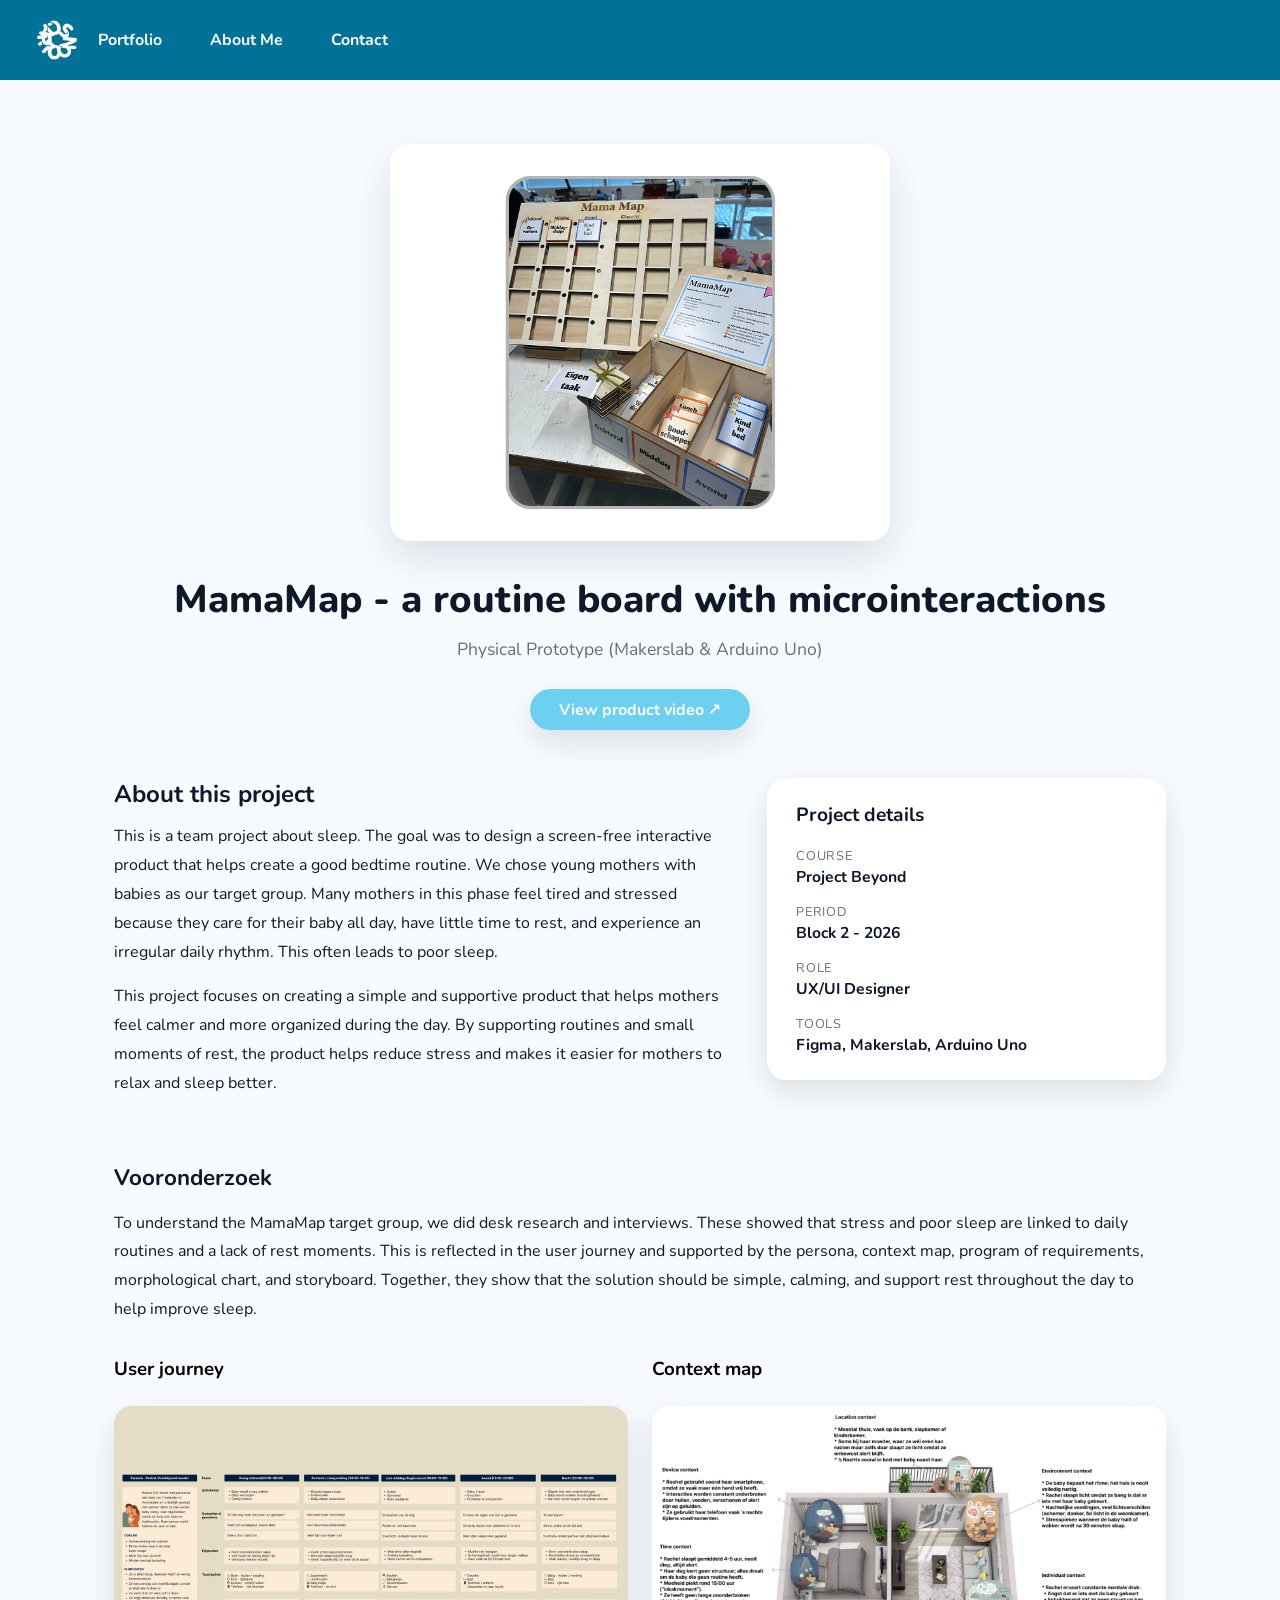
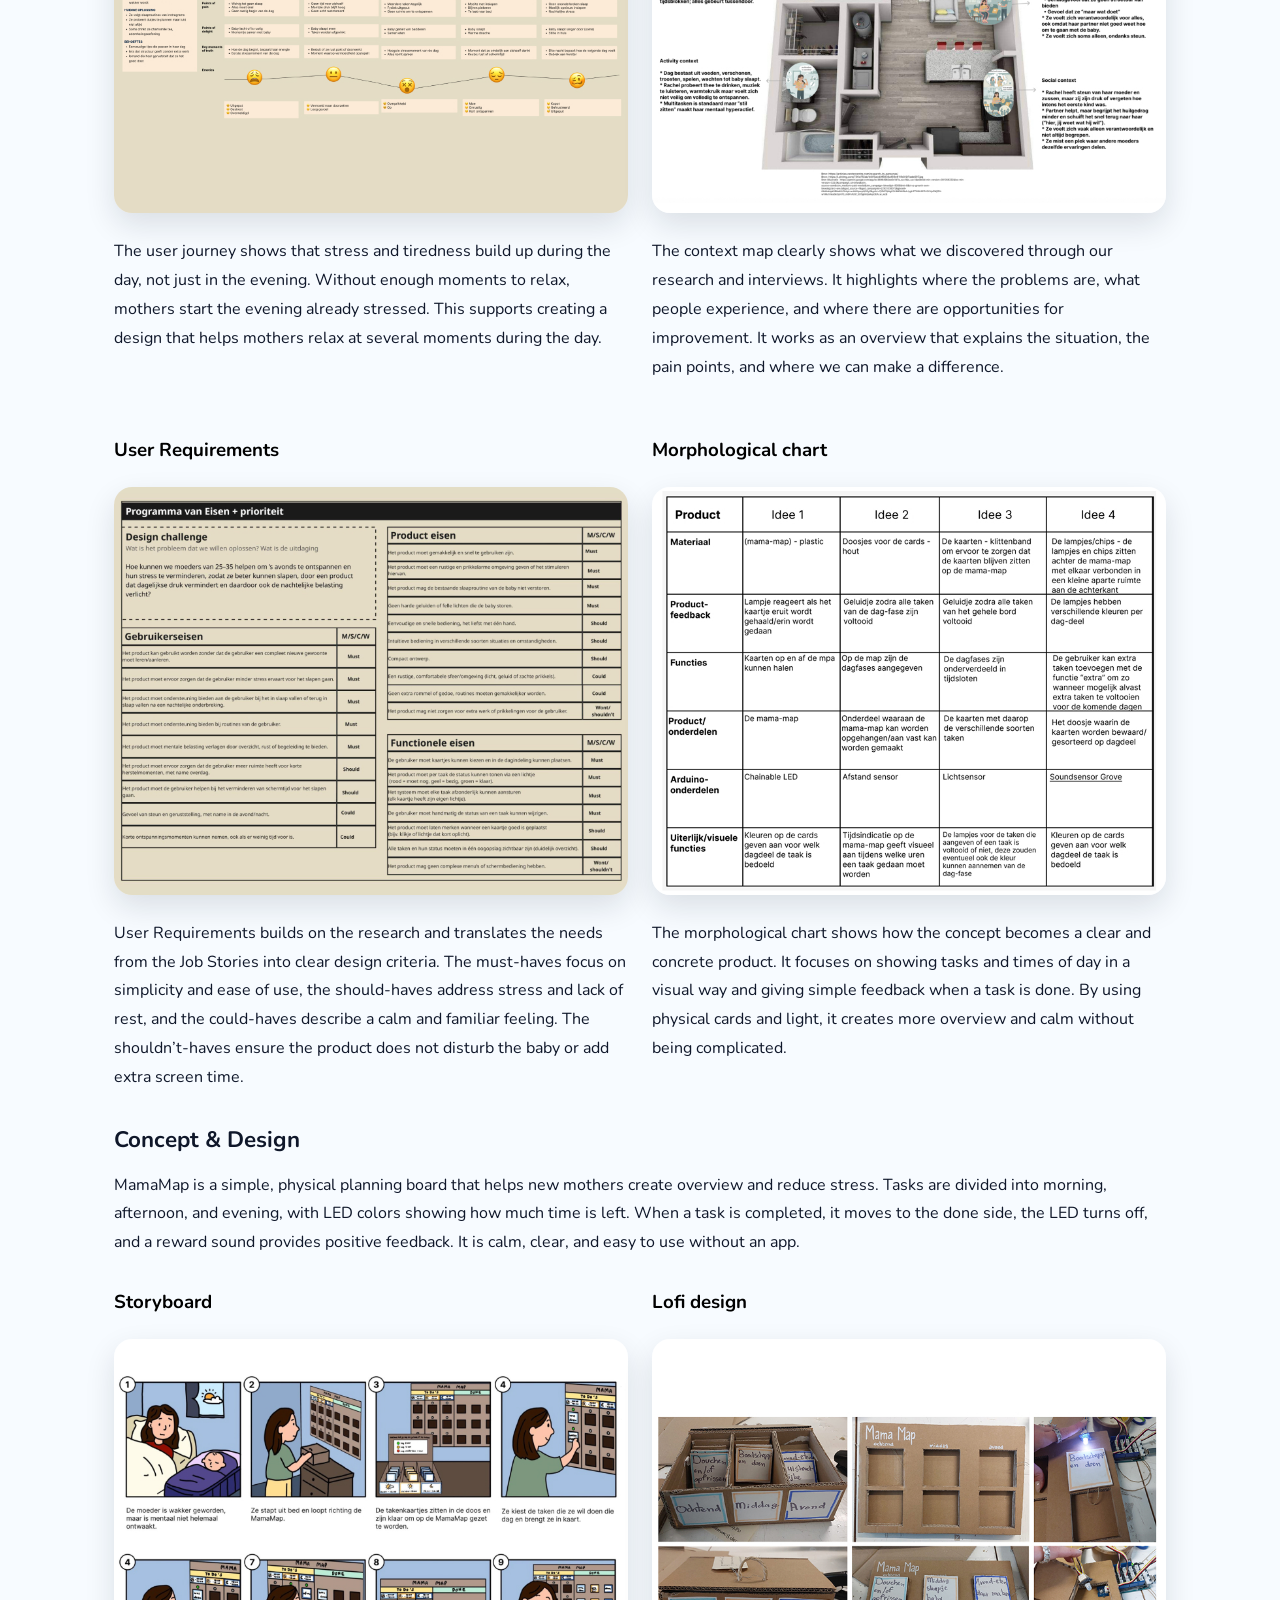
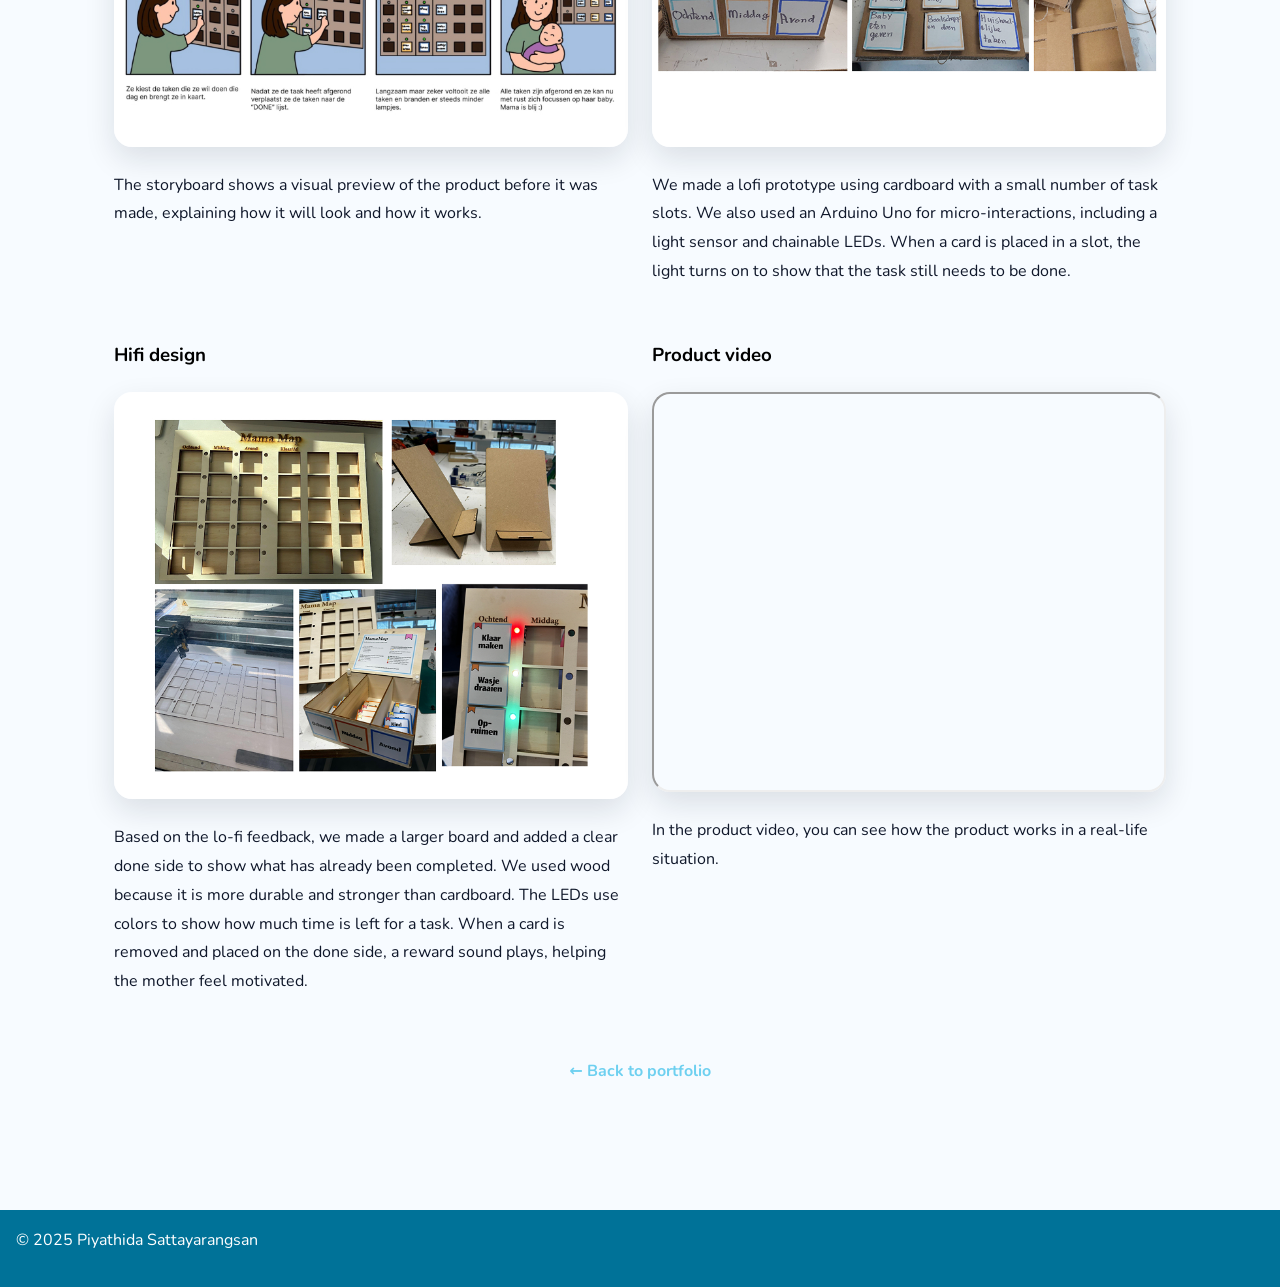
<file: 13.html>
<!DOCTYPE html>
<html lang="en">
<head>
  <meta charset="UTF-8">
  <title>MamaMap - a routine board with microinteractions</title>
  <meta name="viewport" content="width=device-width, initial-scale=1.0">
  <link rel="stylesheet" href="style.css">
</head>
<body class="project">
    <header>
        <!-- skip link https://www.gxsoftware.com/nl/blog/zo-zet-je-skiplinks-in-op-je-website -->
        <a href="#main-content" class="skiplink">Naar hoofdinhoud</a>
        <!-- Logo -->
        <a href="./index.html">
          <img src="images/logo-cartoon.png" alt="homepagina">
        </a>
      <!-- Eigen hamburger button -->
        <button aria-hidden="true">
          <!-- Uploaded to: SVG Repo, www.svgrepo.com, Generator: SVG Repo Mixer Tools -->
          <svg width="800px" height="800px" viewBox="0 0 24 24" fill="none" xmlns="http://www.w3.org/2000/svg">
          <g>
          <path id="Vector" d="M3 15H21M3 9H21" stroke="#FFFFFF" stroke-width="4" stroke-linecap="round" stroke-linejoin="round"/>
          </g>
          </svg>
        </button>

      <!-- Nav -->
        <nav>
          <button aria-label="Sluit menu">
            <!-- Uploaded to: SVG Repo, www.svgrepo.com, Generator: SVG Repo Mixer Tools -->
            <svg width="800px" height="800px" viewBox="0 0 24 24" fill="none" xmlns="http://www.w3.org/2000/svg">
            <rect width="24" height="24" fill="white"/>
            <path d="M7 17L16.8995 7.10051" stroke="#FFFFFF" stroke-width="4" stroke-linecap="round" stroke-linejoin="round"/>
            <path d="M7 7.00001L16.8995 16.8995" stroke="#FFFFFF" stroke-width="4" stroke-linecap="round" stroke-linejoin="round"/>
            </svg>
          </button>
          <ul>
            <li><a href="./index.html#portfolio">Portfolio</a></li>
            <li><a href="./index.html#aboutme">About Me</a></li>
            <li><a href="./index.html#contact">Contact</a></li>
          </ul>
        </nav>
    </header>

  <main>

    <!-- HERO -->
    <section class="project-hero">
      <img src="images/beyond.jpg" alt="MamaMap image">
    </section>

    <!-- TITLE -->
    <section class="project-header">
      <h1>MamaMap - a routine board with microinteractions</h1>
      <p class="project-subtitle">Physical Prototype (Makerslab & Arduino Uno)</p>

      <!-- Optioneel prototype-link -->
      <a class="project-link" href="https://youtu.be/o2qXejWM-q8?si=c8WdRoi5Zzov5d6F" target="_blank" rel="noopener">View product video ↗</a>
    </section>

    <!-- MAIN CONTENT -->
    <section class="project-layout">

      <div class="project-text">
        <h2>About this project</h2>
        <p>
            This is a team project about sleep. The goal was to design a screen-free interactive product that helps create a good bedtime routine. We chose young mothers with babies as our target group. Many mothers in this phase feel tired and stressed because they care for their baby all day, have little time to rest, and experience an irregular daily rhythm. This often leads to poor sleep.
        </p>
        <p>
            This project focuses on creating a simple and supportive product that helps mothers feel calmer and more organized during the day. By supporting routines and small moments of rest, the product helps reduce stress and makes it easier for mothers to relax and sleep better.
        </p> 
      </div>

      <div class="project-meta">
        <h3>Project details</h3>
        <ul>
          <li>
            <span>Course</span>
            <strong>Project Beyond</strong>
          </li>
          <li>
            <span>Period</span>
            <strong>Block 2 - 2026</strong>
          </li>
          <li>
            <span>Role</span>
            <strong>UX/UI Designer</strong>
          </li>
          <li>
            <span>Tools</span>
            <strong>Figma, Makerslab, Arduino Uno</strong>
          </li>
        </ul>
      </div>

    </section>

    <!-- GALLERY -->
   <section class="project-gallery">
      <h2>Vooronderzoek</h2>
      <p>
        To understand the MamaMap target group, we did desk research and interviews. These showed that stress and poor sleep are linked to daily routines and a lack of rest moments. This is reflected in the user journey and supported by the persona, context map, program of requirements, morphological chart, and storyboard. Together, they show that the solution should be simple, calming, and support rest throughout the day to help improve sleep.
      </p>
        <div class="project-gallery-grid">
            <div class="discription">
            <h3>User journey</h3>
            <img src="images/user-journey.jpg" alt="user journey map">
            <p>
                The user journey shows that stress and tiredness build up during the day, not just in the evening. Without enough moments to relax, mothers start the evening already stressed. This supports creating a design that helps mothers relax at several moments during the day.
            </p>
            </div>  

            <div class="discription">
            <h3>Context map</h3>
            <img src="images/contextmap.jpg" alt="context map">
            <p>
                The context map clearly shows what we discovered through our research and interviews. It highlights where the problems are, what people experience, and where there are opportunities for improvement. It works as an overview that explains the situation, the pain points, and where we can make a difference.
            </p>
            </div>

            <div class="discription">
                <h3>User Requirements</h3>
                <img src="images/pve.jpg" alt="user requirements">
                <p>
                User Requirements builds on the research and translates the needs from the Job Stories into clear design criteria. The must-haves focus on simplicity and ease of use, the should-haves address stress and lack of rest, and the could-haves describe a calm and familiar feeling. The shouldn’t-haves ensure the product does not disturb the baby or add extra screen time.
                </p>
            </div>
            
            <div class="discription">
            <h3>Morphological chart</h3>
                <img src="images/morfologisch.jpg" alt="morphological chart">
                <p>
                The morphological chart shows how the concept becomes a clear and concrete product. It focuses on showing tasks and times of day in a visual way and giving simple feedback when a task is done. By using physical cards and light, it creates more overview and calm without being complicated.         </p>
            </div>
        </div>
        
        <h2>Concept & Design</h2>
        <p>
            MamaMap is a simple, physical planning board that helps new mothers create overview and reduce stress. Tasks are divided into morning, afternoon, and evening, with LED colors showing how much time is left. When a task is completed, it moves to the done side, the LED turns off, and a reward sound provides positive feedback. It is calm, clear, and easy to use without an app.
        </p>
        <div class="project-gallery-grid">
            <div class="discription">
                <h3>Storyboard</h3>
                <img src="images/mamamap-storyboard.jpg" alt="storyboard of mamamap">
                <p>
                    The storyboard shows a visual preview of the product before it was made, explaining how it will look and how it works.
                </p>
            </div>

            <div class="discription">
                <h3>Lofi design</h3>
                <img src="images/beyond-lofi.jpg" alt="picture of lofi prototype">
                <p>
                    We made a lofi prototype using cardboard with a small number of task slots. We also used an Arduino Uno for micro-interactions, including a light sensor and chainable LEDs. When a card is placed in a slot, the light turns on to show that the task still needs to be done.                
                </p>
            </div>

            <div class="discription">
                <h3>Hifi design</h3>
                <img src="images/beyond-hifi.jpg" alt="picture of hifi prototype">
                <p>
                    Based on the lo-fi feedback, we made a larger board and added a clear done side to show what has already been completed. We used wood because it is more durable and stronger than cardboard. The LEDs use colors to show how much time is left for a task. When a card is removed and placed on the done side, a reward sound plays, helping the mother feel motivated.
                </p>
            </div>
            
             <div class="discription">
                <h3>Product video</h3>
                <iframe width=200 height="400" src="https://www.youtube.com/embed/o2qXejWM-q8?si=Zkqs8niGfBheNDfM"></iframe>
                <p>
                    In the product video, you can see how the product works in a real-life situation.
                </p>
            </div>
        </div>
    </section>
    

    <!-- BACK -->
    <section class="project-back">
      <a href="index.html#portfolio">← Back to portfolio</a>
    </section>

  </main>

  <footer>
    <p>© 2025 Piyathida Sattayarangsan</p>
  </footer>

  <script src="script.js"></script>
</body>
</html>
</file>
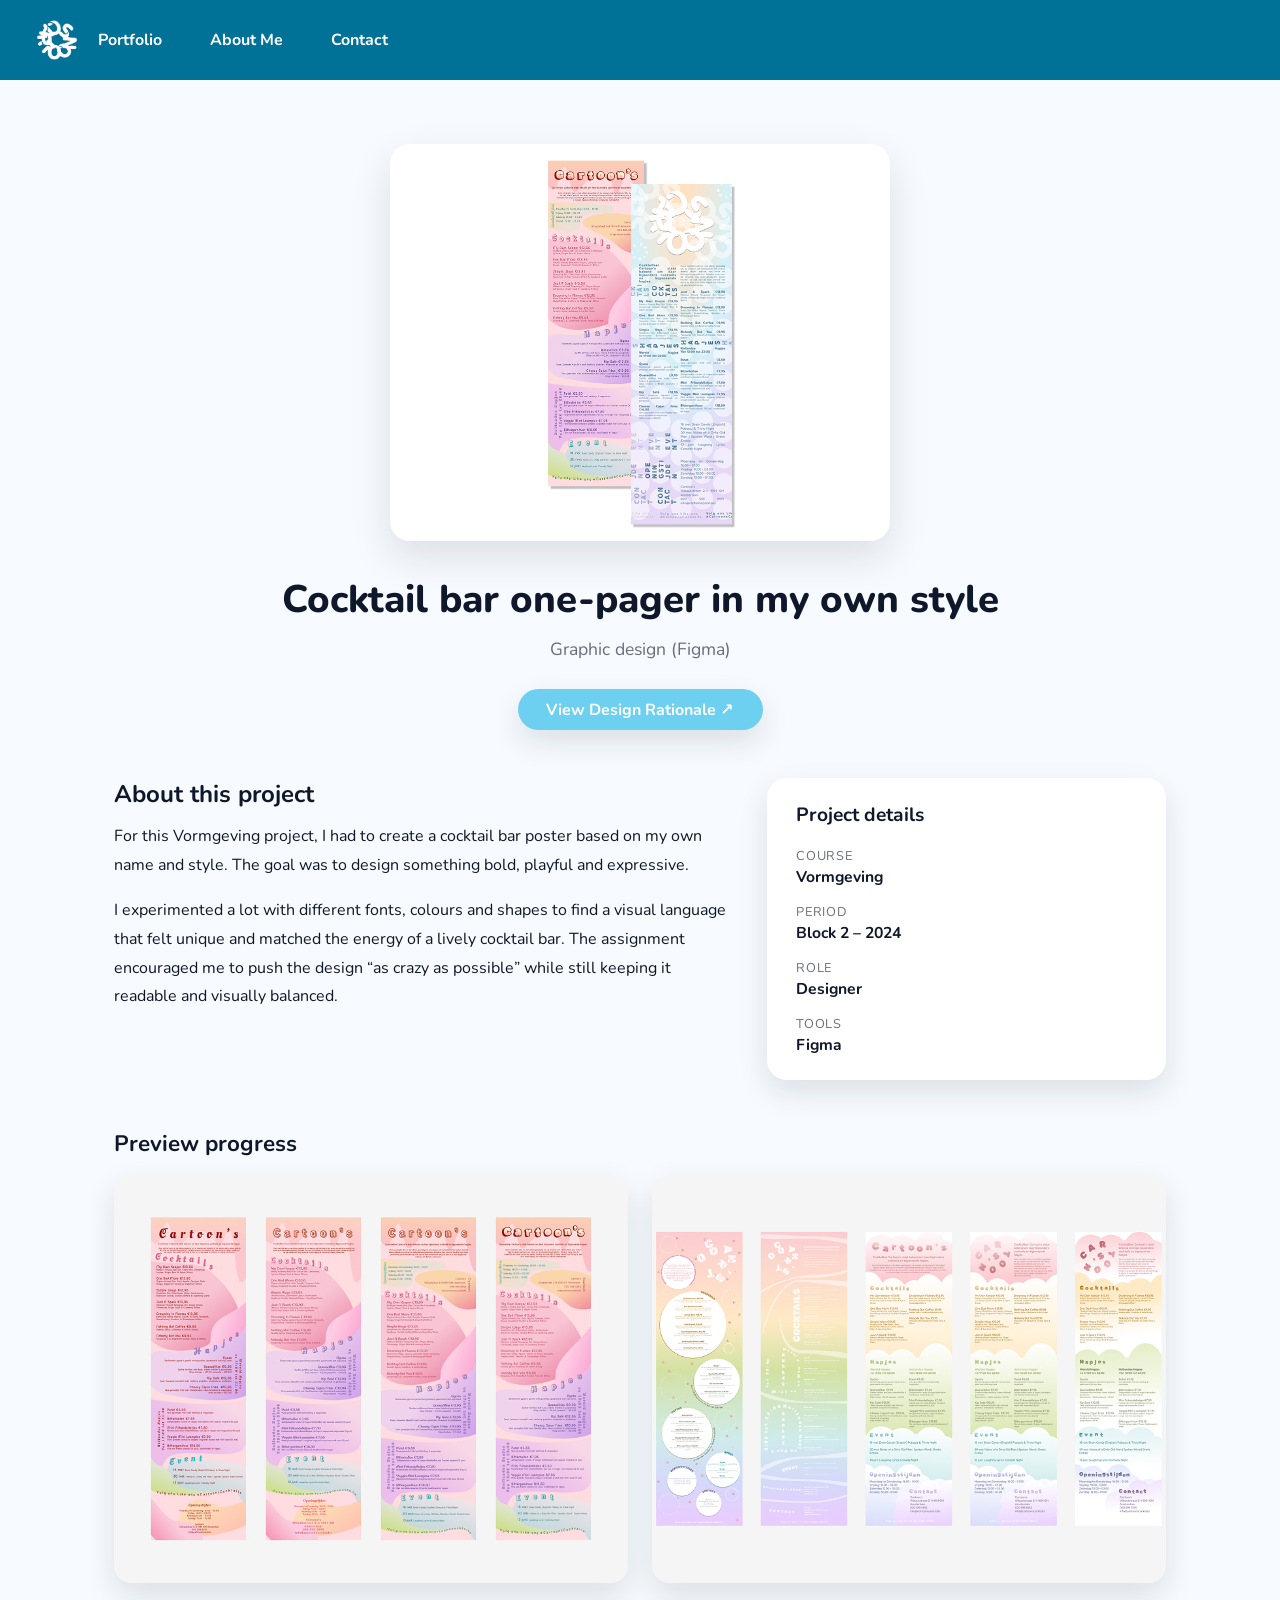
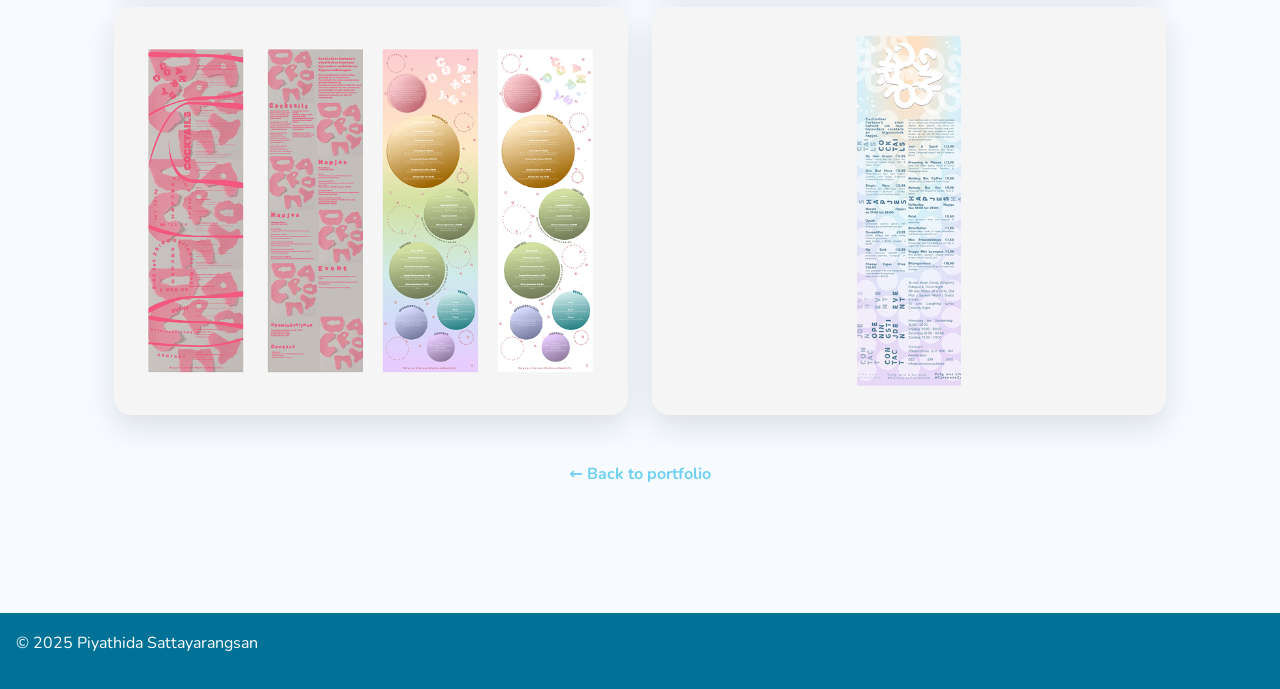
<file: 2.html>
<!DOCTYPE html>
<html lang="en">
<head>
  <meta charset="UTF-8">
  <title>Cocktail bar one-pager in my own style</title>
  <meta name="viewport" content="width=device-width, initial-scale=1.0">
  <link rel="stylesheet" href="style.css">
</head>
<body class="project">
    <header>
        <!-- skip link https://www.gxsoftware.com/nl/blog/zo-zet-je-skiplinks-in-op-je-website -->
        <a href="#main-content" class="skiplink">Naar hoofdinhoud</a>
        <!-- Logo -->
        <a href="./index.html">
          <img src="images/logo-cartoon.png" alt="homepagina">
        </a>
      <!-- Eigen hamburger button -->
        <button aria-hidden="true">
          <!-- Uploaded to: SVG Repo, www.svgrepo.com, Generator: SVG Repo Mixer Tools -->
          <svg width="800px" height="800px" viewBox="0 0 24 24" fill="none" xmlns="http://www.w3.org/2000/svg">
          <g>
          <path id="Vector" d="M3 15H21M3 9H21" stroke="#FFFFFF" stroke-width="4" stroke-linecap="round" stroke-linejoin="round"/>
          </g>
          </svg>
        </button>

      <!-- Nav -->
        <nav>
          <button aria-label="Sluit menu">
            <!-- Uploaded to: SVG Repo, www.svgrepo.com, Generator: SVG Repo Mixer Tools -->
            <svg width="800px" height="800px" viewBox="0 0 24 24" fill="none" xmlns="http://www.w3.org/2000/svg">
            <rect width="24" height="24" fill="white"/>
            <path d="M7 17L16.8995 7.10051" stroke="#FFFFFF" stroke-width="4" stroke-linecap="round" stroke-linejoin="round"/>
            <path d="M7 7.00001L16.8995 16.8995" stroke="#FFFFFF" stroke-width="4" stroke-linecap="round" stroke-linejoin="round"/>
            </svg>
          </button>
          <ul>
            <li><a href="./index.html#portfolio">Portfolio</a></li>
            <li><a href="./index.html#aboutme">About Me</a></li>
            <li><a href="./index.html#contact">Contact</a></li>
          </ul>
        </nav>
    </header>

  <main>

    <!-- HERO AFBEELDING -->
    <section class="project-hero">
      <img src="images/vormgeving.png" alt="Cocktail bar one-pager poster">
    </section>

    <!-- TITEL + LINK -->
    <section class="project-header">
      <h1>Cocktail bar one-pager in my own style</h1>
      <p class="project-subtitle">Graphic design (Figma)</p>

      <!-- vervang href eventueel door je echte link of laat zo -->
      <a class="project-link" href="https://www.figma.com/proto/rGR6SEYMHlBuhvFAFmfdc8/design-rational?page-id=0%3A1&node-id=39-2&t=CtakcEIdv9qJl7S0-1" target="_blank" rel="noopener">
        View Design Rationale ↗
      </a>
    </section>

    <!-- TEKST + META IN TWEE KOLOMMEN -->
    <section class="project-layout">
      <div class="project-text">
        <h2>About this project</h2>
        <p>
          For this Vormgeving project, I had to create a cocktail bar
          poster based on my own name and style. The goal was to design something bold,
          playful and expressive.
        </p>
        <p>
          I experimented a lot with different fonts, colours and shapes to find a visual
          language that felt unique and matched the energy of a lively cocktail bar. The
          assignment encouraged me to push the design “as crazy as possible” while still
          keeping it readable and visually balanced.
        </p>
      </div>

      <div class="project-meta">
        <h3>Project details</h3>
        <ul>
          <li>
            <span>Course</span>
            <strong>Vormgeving</strong>
          </li>
          <li>
            <span>Period</span>
            <strong>Block 2 – 2024</strong>
          </li>
          <li>
            <span>Role</span>
            <strong>Designer</strong>
          </li>
          <li>
            <span>Tools</span>
            <strong>Figma</strong>
          </li>
        </ul>
      </div>
    </section>

    <!-- EXTRA BEELDEN (OPTIONEEL) -->
    <section class="project-gallery">
      <h2>Preview progress</h2>
      <div class="project-gallery-grid">
        <img src="images/vg1.jpg" alt="Cocktail bar in 4 variables">
        <!-- als je extra close-ups hebt kun je die hier zetten -->
        <img src="images/vg2.jpg" alt="Cocktail bar in 4 variables">
        <img src="images/vg3.jpg" alt="Cocktail bar in 4 variables">
        <img src="images/vg4.jpg" alt="Cocktail bar in 4 variables">
      </div>
    </section>

    <!-- TERUGKNOP -->
    <section class="project-back">
      <a href="index.html#portfolio">← Back to portfolio</a>
    </section>

  </main>

  <footer>
    <p>© 2025 Piyathida Sattayarangsan</p>
  </footer>

  <script src="script.js"></script>
</body>
</html>
</file>
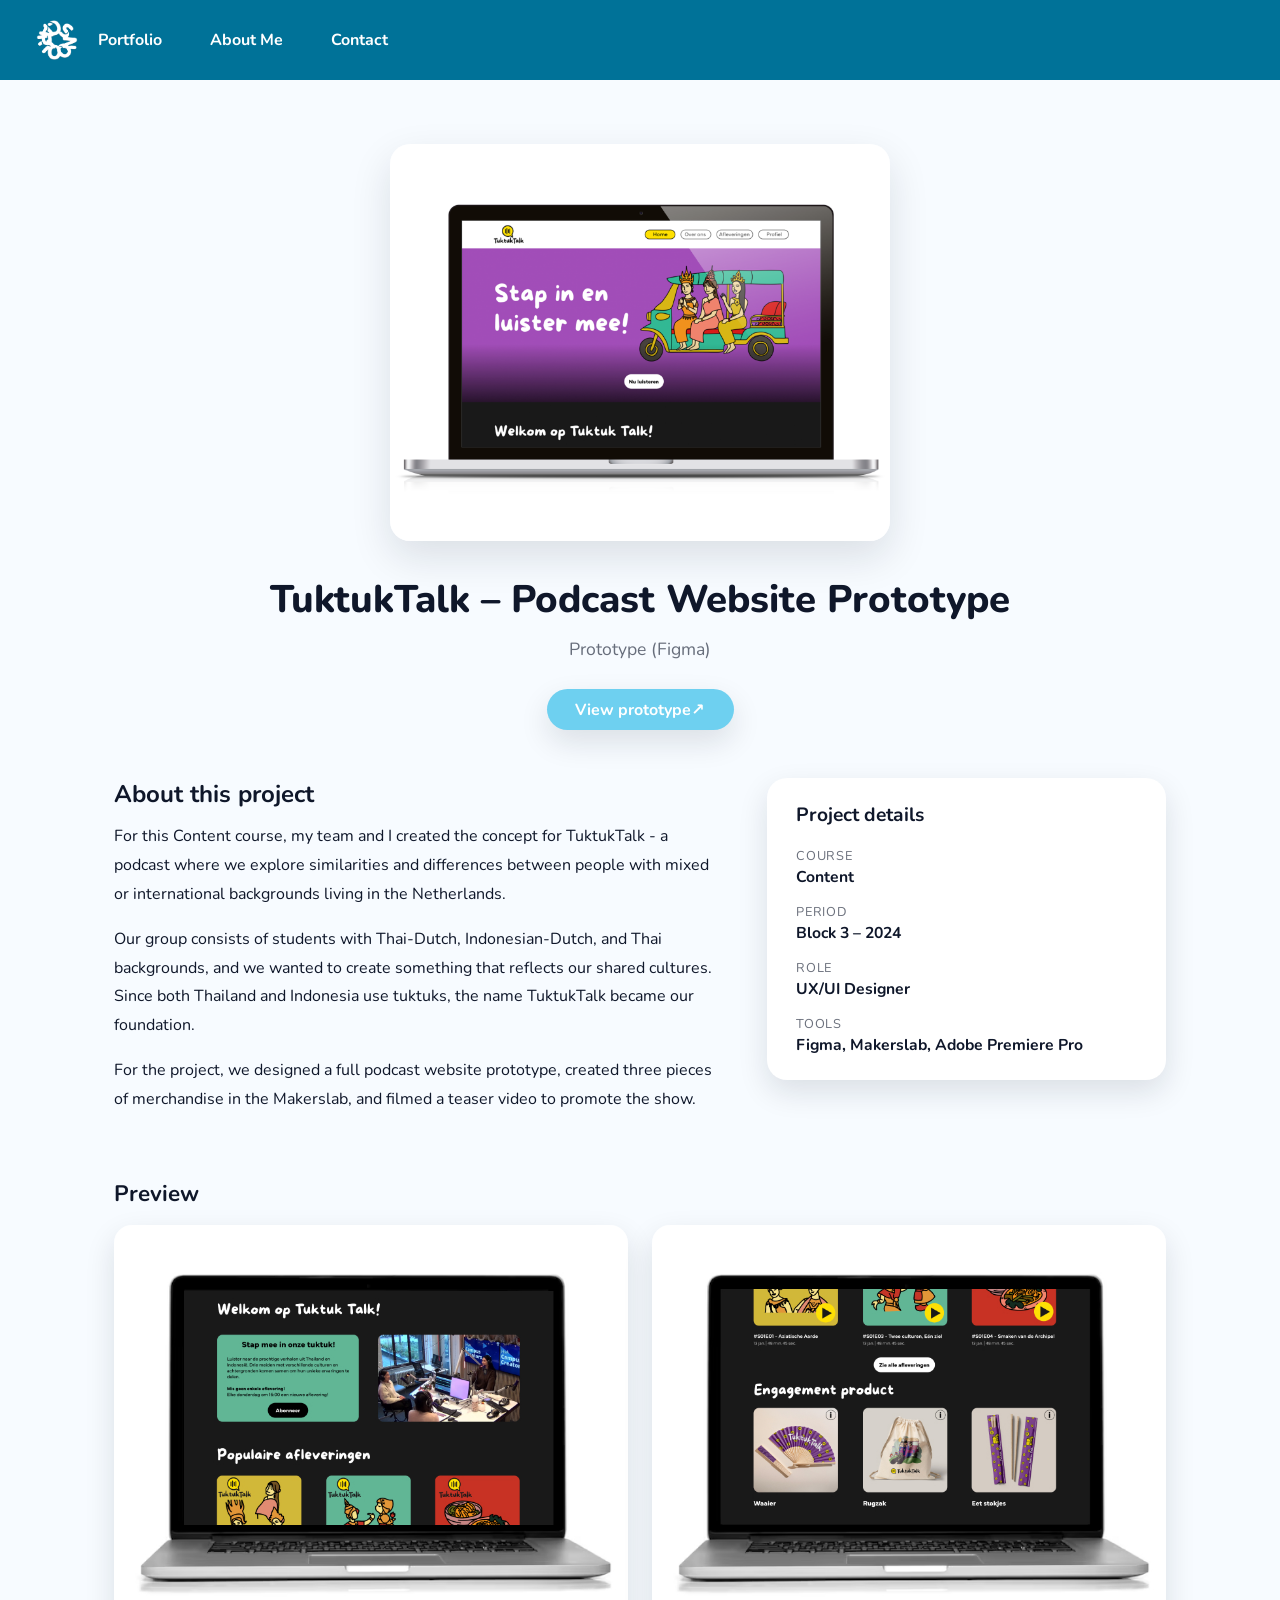
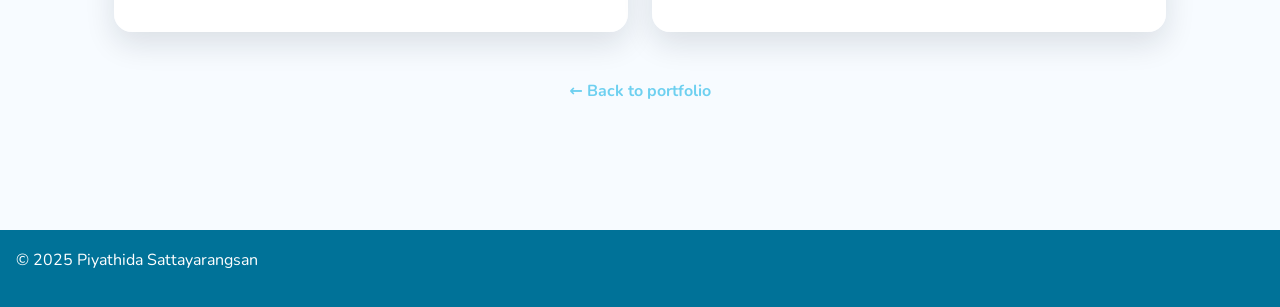
<file: 3.html>
<!DOCTYPE html>
<html lang="en">
<head>
  <meta charset="UTF-8">
  <title>TuktukTalk – Podcast Website Prototype</title>
  <meta name="viewport" content="width=device-width, initial-scale=1.0">
  <link rel="stylesheet" href="style.css">
</head>

<body class="project">
    <header>
        <!-- skip link https://www.gxsoftware.com/nl/blog/zo-zet-je-skiplinks-in-op-je-website -->
        <a href="#main-content" class="skiplink">Naar hoofdinhoud</a>
        <!-- Logo -->
        <a href="./index.html">
          <img src="images/logo-cartoon.png" alt="homepagina">
        </a>
      <!-- Eigen hamburger button -->
        <button aria-hidden="true">
          <!-- Uploaded to: SVG Repo, www.svgrepo.com, Generator: SVG Repo Mixer Tools -->
          <svg width="800px" height="800px" viewBox="0 0 24 24" fill="none" xmlns="http://www.w3.org/2000/svg">
          <g>
          <path id="Vector" d="M3 15H21M3 9H21" stroke="#FFFFFF" stroke-width="4" stroke-linecap="round" stroke-linejoin="round"/>
          </g>
          </svg>
        </button>

      <!-- Nav -->
        <nav>
          <button aria-label="Sluit menu">
            <!-- Uploaded to: SVG Repo, www.svgrepo.com, Generator: SVG Repo Mixer Tools -->
            <svg width="800px" height="800px" viewBox="0 0 24 24" fill="none" xmlns="http://www.w3.org/2000/svg">
            <rect width="24" height="24" fill="white"/>
            <path d="M7 17L16.8995 7.10051" stroke="#FFFFFF" stroke-width="4" stroke-linecap="round" stroke-linejoin="round"/>
            <path d="M7 7.00001L16.8995 16.8995" stroke="#FFFFFF" stroke-width="4" stroke-linecap="round" stroke-linejoin="round"/>
            </svg>
          </button>
          <ul>
            <li><a href="./index.html#portfolio">Portfolio</a></li>
            <li><a href="./index.html#aboutme">About Me</a></li>
            <li><a href="./index.html#contact">Contact</a></li>
          </ul>
        </nav>
    </header>
  <main>

    <!-- HERO AFBEELDING -->
    <section class="project-hero">
      <img src="images/content.png" alt="TuktukTalk podcast website">
    </section>

    <!-- TITEL + LINK -->
    <section class="project-header">
      <h1>TuktukTalk – Podcast Website Prototype</h1>
      <p class="project-subtitle">Prototype (Figma)</p>

      <a class="project-link" href="https://www.figma.com/proto/RxnW7Fbn7CglN8PTH9tMcH/Tuktuktalk?page-id=0%3A1&node-id=1-548&t=m93BcS2ck6MijDAW-1" target="_blank" rel="noopener">
        View prototype↗
      </a>
    </section>

    <!-- TEKST + META IN TWEE KOLOMMEN -->
    <section class="project-layout">
      <div class="project-text">
        <h2>About this project</h2>
        <p>
          For this Content course, my team and I created the concept for
          TuktukTalk - a podcast where we explore similarities and differences
          between people with mixed or international backgrounds living in the Netherlands.
        </p>
        <p>
          Our group consists of students with Thai-Dutch, Indonesian-Dutch,
          and Thai backgrounds, and we wanted to create something that reflects
          our shared cultures. Since both Thailand and Indonesia use tuktuks,
          the name TuktukTalk became our foundation.
        </p>
        <p>
          For the project, we designed a full podcast website prototype,
          created three pieces of merchandise in the Makerslab, and filmed a
          teaser video to promote the show.
        </p>
      </div>

      <div class="project-meta">
        <h3>Project details</h3>
        <ul>
          <li>
            <span>Course</span>
            <strong>Content</strong>
          </li>
          <li>
            <span>Period</span>
            <strong>Block 3 – 2024</strong>
          </li>
          <li>
            <span>Role</span>
            <strong>UX/UI Designer</strong>
          </li>
          <li>
            <span>Tools</span>
            <strong>Figma, Makerslab, Adobe Premiere Pro</strong>
          </li>
        </ul>
      </div>
    </section>

    <!-- EXTRA BEELDEN -->
    <section class="project-gallery">
      <h2>Preview</h2>
      <div class="project-gallery-grid">
        <img src="images/content1.jpg" alt="Tuktuktalk prototype website">
        <img src="images/content2.jpg" alt="TuktukTalk prototype website">
      </div>
    </section>

    <!-- TERUG -->
    <section class="project-back">
      <a href="index.html#portfolio">← Back to portfolio</a>
    </section>

  </main>

  <footer>
    <p>© 2025 Piyathida Sattayarangsan</p>
  </footer>

  <script src="script.js"></script>
</body>
</html>
</file>
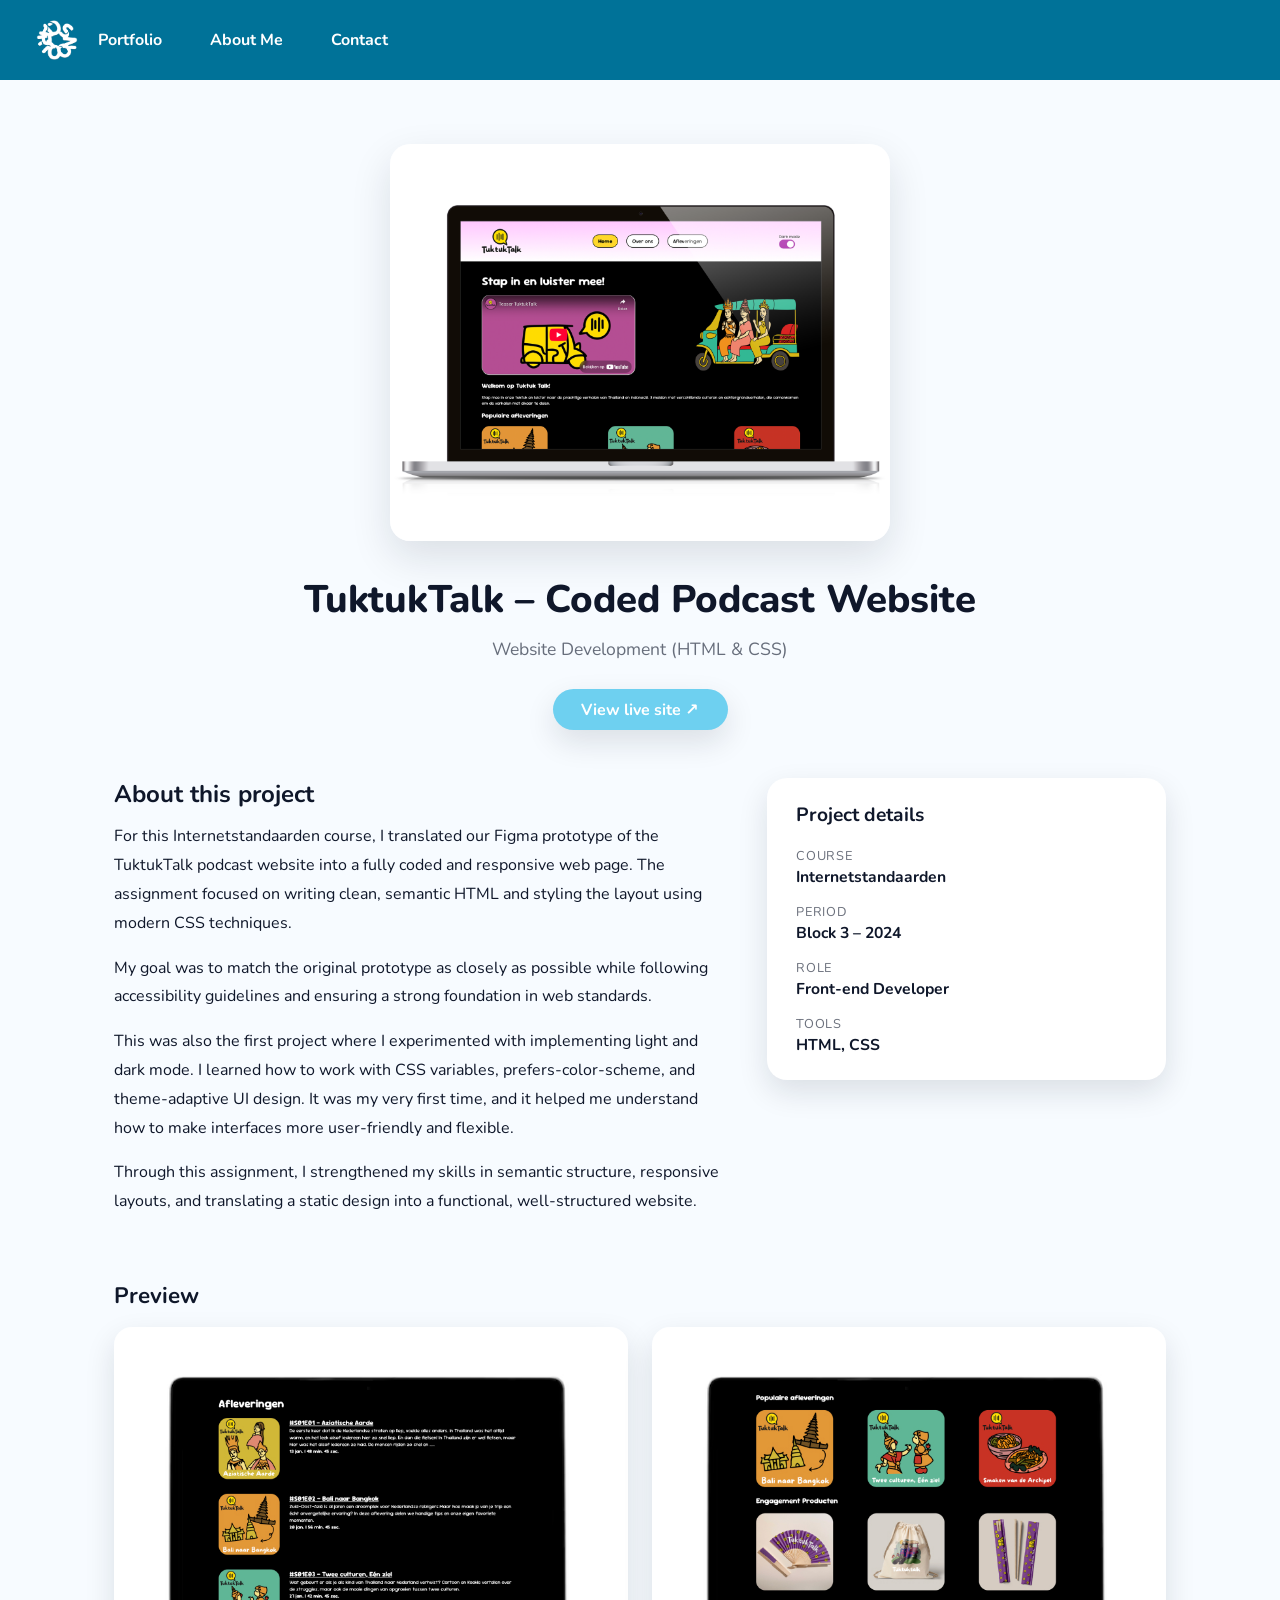
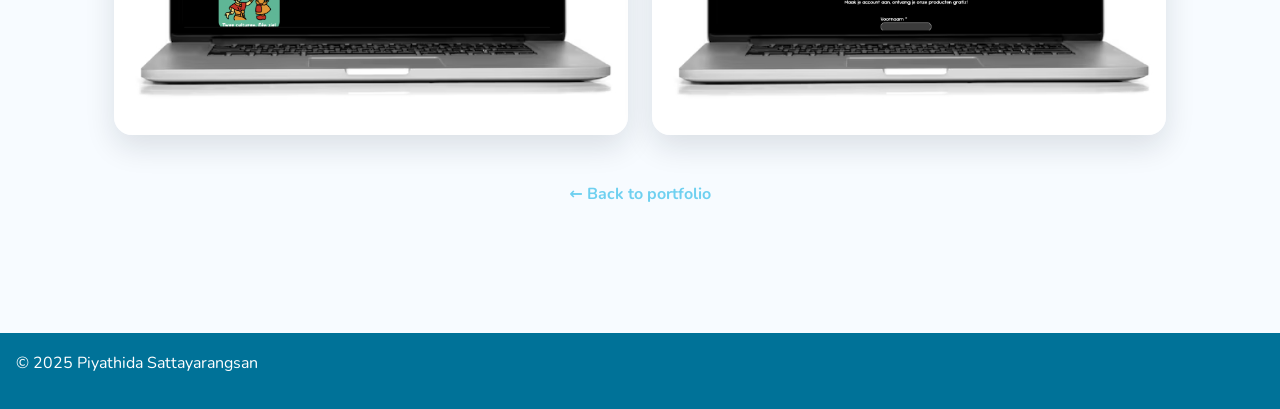
<file: 4.html>
<!DOCTYPE html>
<html lang="en">
<head>
  <meta charset="UTF-8">
  <title>TuktukTalk – Coded Podcast Website</title>
  <meta name="viewport" content="width=device-width, initial-scale=1.0">
  <link rel="stylesheet" href="style.css">
</head>
<body class="project">
    <header>
        <!-- skip link https://www.gxsoftware.com/nl/blog/zo-zet-je-skiplinks-in-op-je-website -->
        <a href="#main-content" class="skiplink">Naar hoofdinhoud</a>
        <!-- Logo -->
        <a href="./index.html">
          <img src="images/logo-cartoon.png" alt="homepagina">
        </a>
      <!-- Eigen hamburger button -->
        <button aria-hidden="true">
          <!-- Uploaded to: SVG Repo, www.svgrepo.com, Generator: SVG Repo Mixer Tools -->
          <svg width="800px" height="800px" viewBox="0 0 24 24" fill="none" xmlns="http://www.w3.org/2000/svg">
          <g>
          <path id="Vector" d="M3 15H21M3 9H21" stroke="#FFFFFF" stroke-width="4" stroke-linecap="round" stroke-linejoin="round"/>
          </g>
          </svg>
        </button>

      <!-- Nav -->
        <nav>
          <button aria-label="Sluit menu">
            <!-- Uploaded to: SVG Repo, www.svgrepo.com, Generator: SVG Repo Mixer Tools -->
            <svg width="800px" height="800px" viewBox="0 0 24 24" fill="none" xmlns="http://www.w3.org/2000/svg">
            <rect width="24" height="24" fill="white"/>
            <path d="M7 17L16.8995 7.10051" stroke="#FFFFFF" stroke-width="4" stroke-linecap="round" stroke-linejoin="round"/>
            <path d="M7 7.00001L16.8995 16.8995" stroke="#FFFFFF" stroke-width="4" stroke-linecap="round" stroke-linejoin="round"/>
            </svg>
          </button>
          <ul>
            <li><a href="./index.html#portfolio">Portfolio</a></li>
            <li><a href="./index.html#aboutme">About Me</a></li>
            <li><a href="./index.html#contact">Contact</a></li>
          </ul>
        </nav>
    </header>
  <main>

    <!-- HERO -->
    <section class="project-hero">
      <img src="images/tuktuk.png" alt="TuktukTalk coded website preview">
    </section>

    <!-- TITEL -->
    <section class="project-header">
      <h1>TuktukTalk – Coded Podcast Website</h1>
      <p class="project-subtitle">Website Development (HTML & CSS)</p>

      <a class="project-link" href="https://sattayc.github.io/tuktuktalk-cartoon/" target="_blank" rel="noopener">
        View live site ↗
      </a>
    </section>

    <!-- TEKST + META -->
    <section class="project-layout">

      <div class="project-text">
        <h2>About this project</h2>

        <p>
          For this Internetstandaarden course, I translated our Figma prototype of
          the TuktukTalk podcast website into a fully coded and responsive web page.
          The assignment focused on writing clean, semantic HTML and styling the layout
          using modern CSS techniques.
        </p>

        <p>
          My goal was to match the original prototype as closely as possible while
          following accessibility guidelines and ensuring a strong foundation in
          web standards.
        </p>

        <p>
          This was also the first project where I experimented with implementing
          light and dark mode. I learned how to work with CSS
          variables, prefers-color-scheme, and theme-adaptive UI design. It was my
          very first time, and it helped me understand how to make interfaces more
          user-friendly and flexible.
        </p>

        <p>
          Through this assignment, I strengthened my skills in semantic structure,
          responsive layouts, and translating a static design into a functional,
          well-structured website.
        </p>
      </div>

      <div class="project-meta">
        <h3>Project details</h3>
        <ul>
          <li>
            <span>Course</span>
            <strong>Internetstandaarden</strong>
          </li>
          <li>
            <span>Period</span>
            <strong>Block 3 – 2024</strong>
          </li>
          <li>
            <span>Role</span>
            <strong>Front-end Developer</strong>
          </li>
          <li>
            <span>Tools</span>
            <strong>HTML, CSS</strong>
          </li>
        </ul>
      </div>

    </section>

    <!-- EXTRA BEELDEN -->
    <section class="project-gallery">
      <h2>Preview</h2>
      <div class="project-gallery-grid">
        <img src="images/tuktuk1.jpg" alt="website preview">
        <img src="images/tuktuk2.jpg" alt="website preview">
      </div>
    </section>

    <!-- TERUG -->
    <section class="project-back">
      <a href="index.html#portfolio">← Back to portfolio</a>
    </section>

  </main>

  <footer>
    <p>© 2025 Piyathida Sattayarangsan</p>
  </footer>

  <script src="script.js"></script>
</body>
</html>
</file>
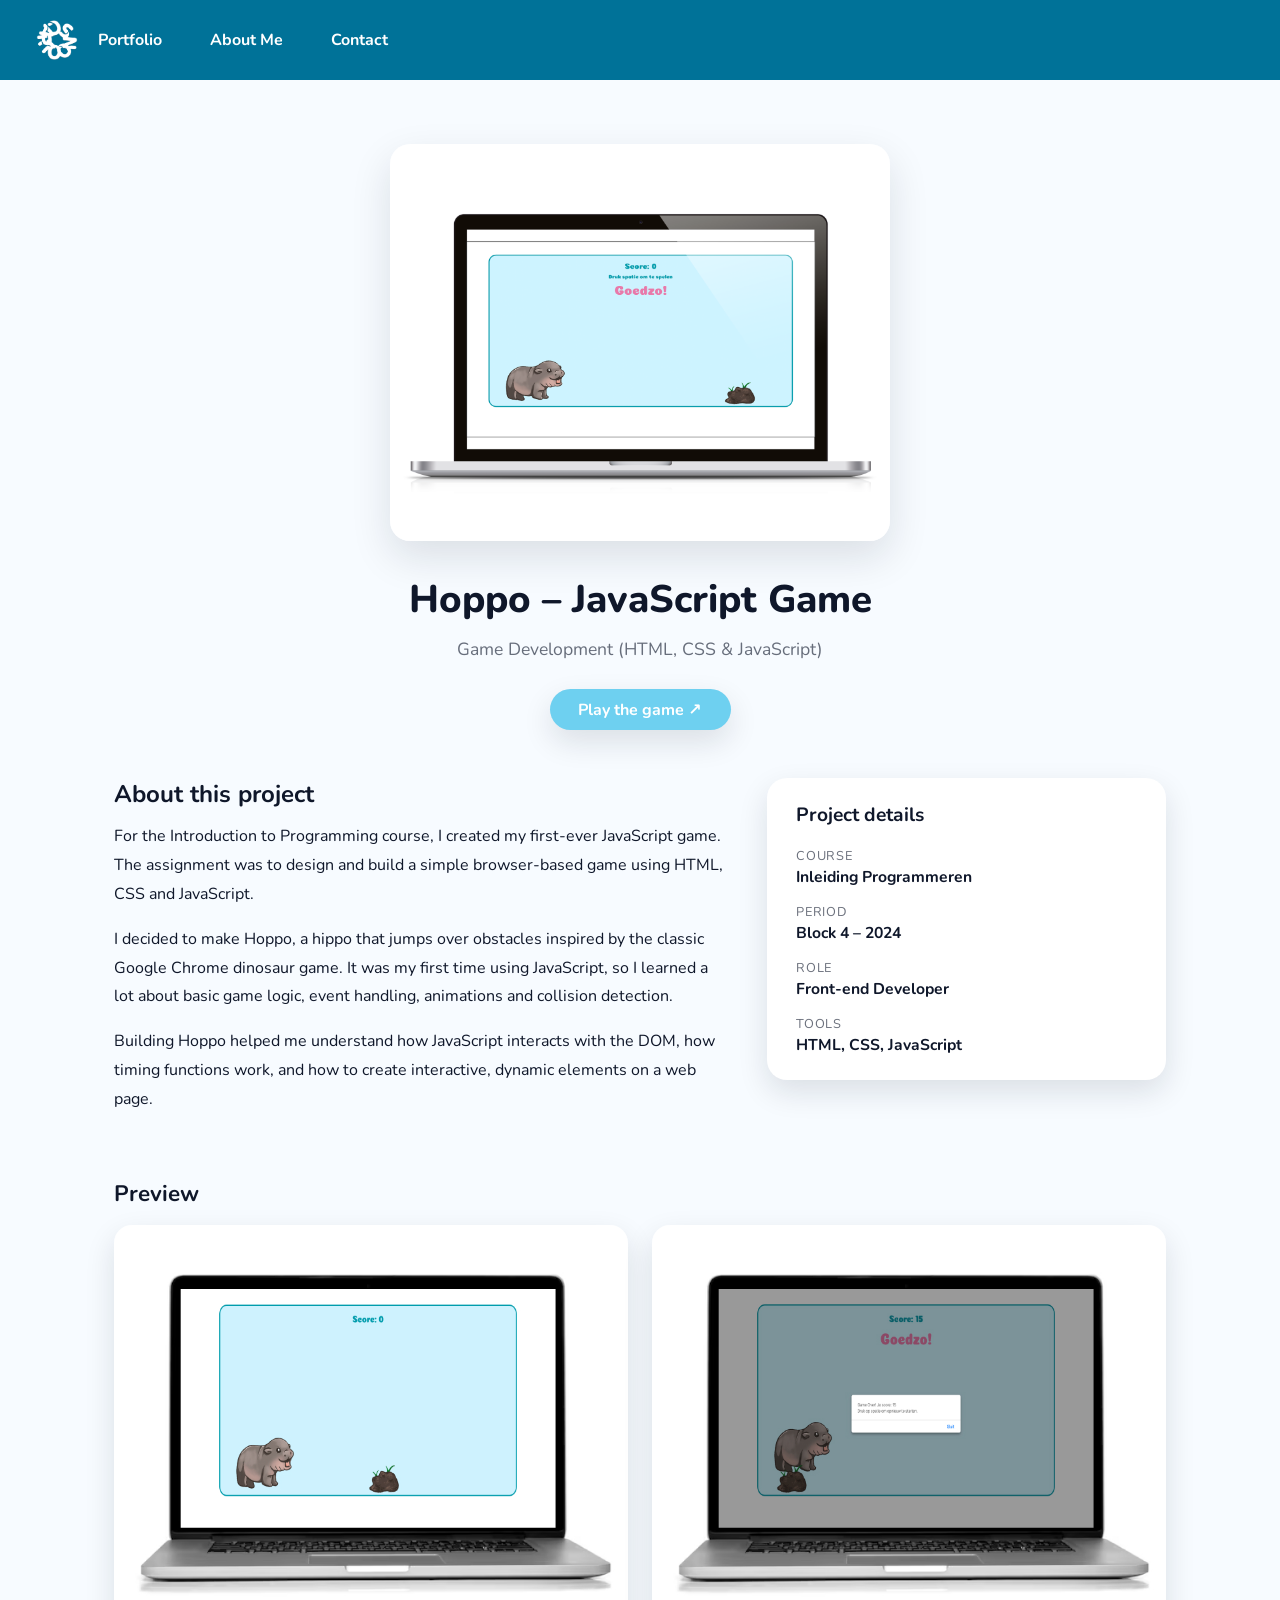
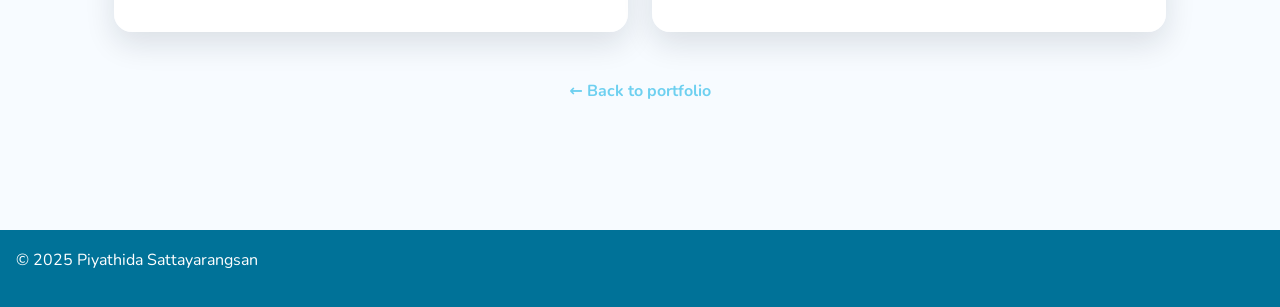
<file: 5.html>
<!DOCTYPE html>
<html lang="en">
<head>
  <meta charset="UTF-8">
  <title>Hoppo - building a game with JavaScript</title>
  <meta name="viewport" content="width=device-width, initial-scale=1.0">
  <link rel="stylesheet" href="style.css">
</head>
<body class="project">
    <header>
        <!-- skip link https://www.gxsoftware.com/nl/blog/zo-zet-je-skiplinks-in-op-je-website -->
        <a href="#main-content" class="skiplink">Naar hoofdinhoud</a>
        <!-- Logo -->
        <a href="./index.html">
          <img src="images/logo-cartoon.png" alt="homepagina">
        </a>
      <!-- Eigen hamburger button -->
        <button aria-hidden="true">
          <!-- Uploaded to: SVG Repo, www.svgrepo.com, Generator: SVG Repo Mixer Tools -->
          <svg width="800px" height="800px" viewBox="0 0 24 24" fill="none" xmlns="http://www.w3.org/2000/svg">
          <g>
          <path id="Vector" d="M3 15H21M3 9H21" stroke="#FFFFFF" stroke-width="4" stroke-linecap="round" stroke-linejoin="round"/>
          </g>
          </svg>
        </button>

      <!-- Nav -->
        <nav>
          <button aria-label="Sluit menu">
            <!-- Uploaded to: SVG Repo, www.svgrepo.com, Generator: SVG Repo Mixer Tools -->
            <svg width="800px" height="800px" viewBox="0 0 24 24" fill="none" xmlns="http://www.w3.org/2000/svg">
            <rect width="24" height="24" fill="white"/>
            <path d="M7 17L16.8995 7.10051" stroke="#FFFFFF" stroke-width="4" stroke-linecap="round" stroke-linejoin="round"/>
            <path d="M7 7.00001L16.8995 16.8995" stroke="#FFFFFF" stroke-width="4" stroke-linecap="round" stroke-linejoin="round"/>
            </svg>
          </button>
          <ul>
            <li><a href="./index.html#portfolio">Portfolio</a></li>
            <li><a href="./index.html#aboutme">About Me</a></li>
            <li><a href="./index.html#contact">Contact</a></li>
          </ul>
        </nav>
    </header>

  <main>

    <!-- HERO -->
    <section class="project-hero">
      <img src="images/hoppo.png" alt="Hoppo JavaScript Game">
    </section>

    <!-- TITEL -->
    <section class="project-header">
      <h1>Hoppo – JavaScript Game</h1>
      <p class="project-subtitle">Game Development (HTML, CSS & JavaScript)</p>

      <!-- live link kan je later zelf toevoegen -->
      <a class="project-link" href="https://sattayc.github.io/hoppo/" target="_blank" rel="noopener">
        Play the game ↗
      </a>
    </section>

    <!-- TEKST + META -->
    <section class="project-layout">

      <div class="project-text">
        <h2>About this project</h2>

        <p>
          For the Introduction to Programming course, I created my first-ever
          JavaScript game. The assignment was to design and build a simple
          browser-based game using HTML, CSS and JavaScript.
        </p>

        <p>
          I decided to make Hoppo, a hippo that jumps over
          obstacles inspired by the classic Google Chrome dinosaur game.
          It was my first time using JavaScript, so I learned a lot about
          basic game logic, event handling, animations and collision detection.
        </p>

        <p>
          Building Hoppo helped me understand how JavaScript interacts with
          the DOM, how timing functions work, and how to create interactive,
          dynamic elements on a web page.
        </p>
      </div>

      <div class="project-meta">
        <h3>Project details</h3>
        <ul>
          <li>
            <span>Course</span>
            <strong>Inleiding Programmeren</strong>
          </li>
          <li>
            <span>Period</span>
            <strong>Block 4 – 2024</strong>
          </li>
          <li>
            <span>Role</span>
            <strong>Front-end Developer</strong>
          </li>
          <li>
            <span>Tools</span>
            <strong>HTML, CSS, JavaScript</strong>
          </li>
        </ul>
      </div>

    </section>

    <!-- EXTRA BEELDEN -->
    <section class="project-gallery">
      <h2>Preview</h2>
      <div class="project-gallery-grid">
        <img src="images/hoppo1.jpg" alt="Hoppo game preview">
        <img src="images/hoppo2.jpg" alt="Hoppo game preview">
      </div>
    </section>

    <!-- TERUG -->
    <section class="project-back">
      <a href="index.html#portfolio">← Back to portfolio</a>
    </section>

  </main>

  <footer>
    <p>© 2025 Piyathida Sattayarangsan</p>
  </footer>

  <script src="script.js"></script>
</body>
</html>
</file>
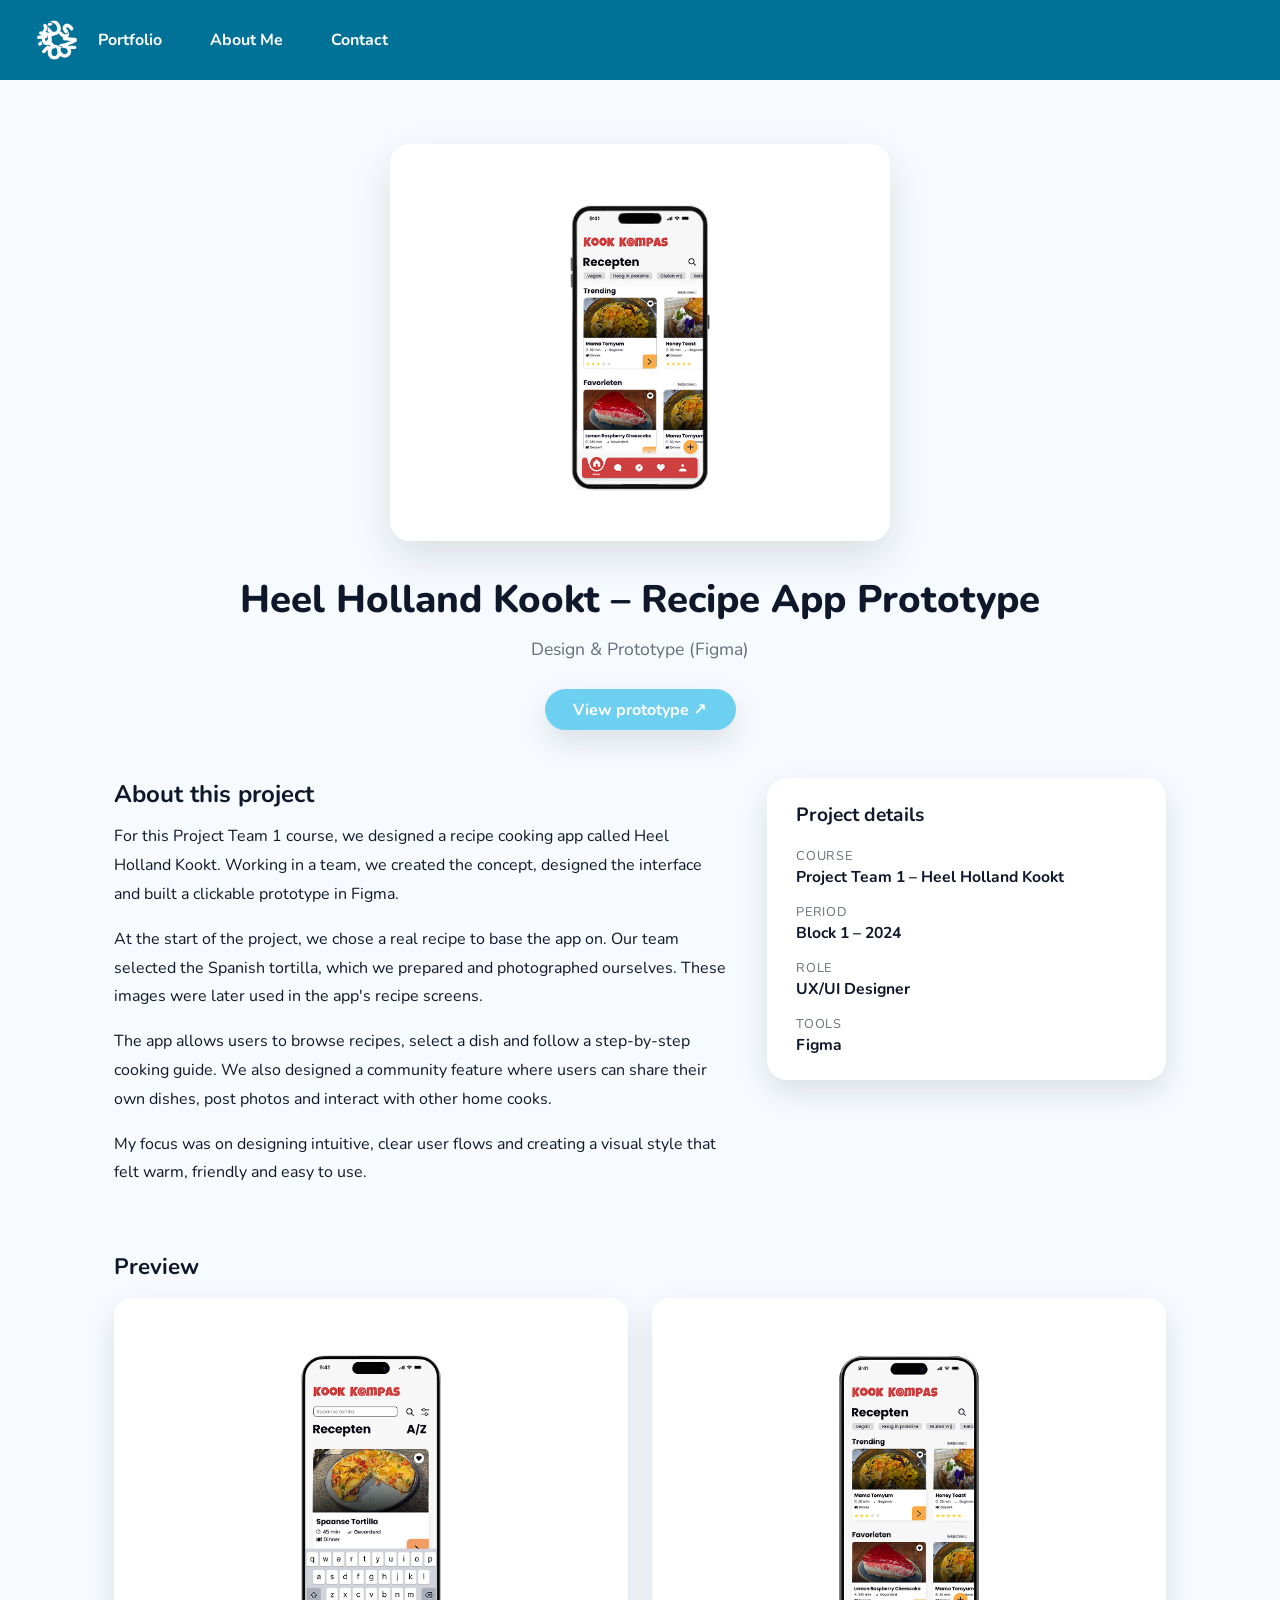
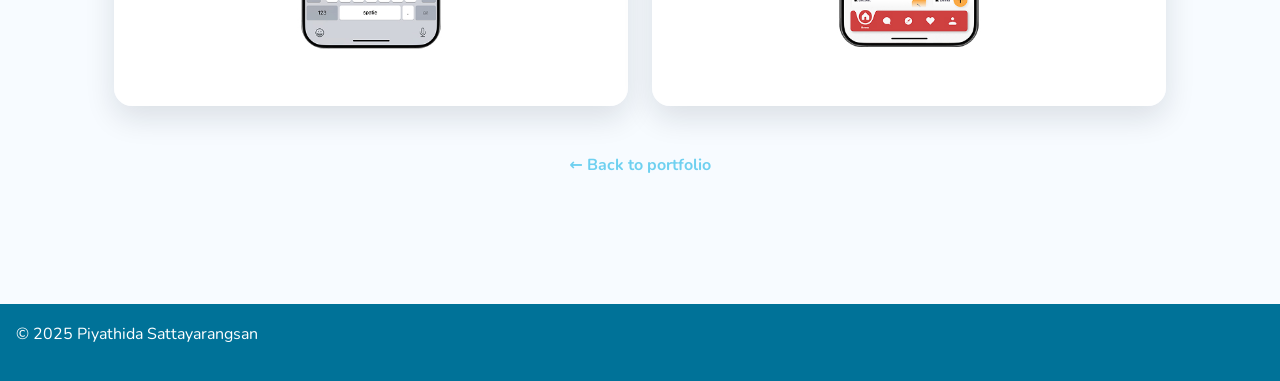
<file: 6.html>
<!DOCTYPE html>
<html lang="en">
<head>
  <meta charset="UTF-8">
  <title>Kook kompas - a recipe-app prototype</title>
  <meta name="viewport" content="width=device-width, initial-scale=1.0">
  <link rel="stylesheet" href="style.css">
</head>
<body class="project">
    <header>
        <!-- skip link https://www.gxsoftware.com/nl/blog/zo-zet-je-skiplinks-in-op-je-website -->
        <a href="#main-content" class="skiplink">Naar hoofdinhoud</a>
        <!-- Logo -->
        <a href="./index.html">
          <img src="images/logo-cartoon.png" alt="homepagina">
        </a>
      <!-- Eigen hamburger button -->
        <button aria-hidden="true">
          <!-- Uploaded to: SVG Repo, www.svgrepo.com, Generator: SVG Repo Mixer Tools -->
          <svg width="800px" height="800px" viewBox="0 0 24 24" fill="none" xmlns="http://www.w3.org/2000/svg">
          <g>
          <path id="Vector" d="M3 15H21M3 9H21" stroke="#FFFFFF" stroke-width="4" stroke-linecap="round" stroke-linejoin="round"/>
          </g>
          </svg>
        </button>

      <!-- Nav -->
        <nav>
          <button aria-label="Sluit menu">
            <!-- Uploaded to: SVG Repo, www.svgrepo.com, Generator: SVG Repo Mixer Tools -->
            <svg width="800px" height="800px" viewBox="0 0 24 24" fill="none" xmlns="http://www.w3.org/2000/svg">
            <rect width="24" height="24" fill="white"/>
            <path d="M7 17L16.8995 7.10051" stroke="#FFFFFF" stroke-width="4" stroke-linecap="round" stroke-linejoin="round"/>
            <path d="M7 7.00001L16.8995 16.8995" stroke="#FFFFFF" stroke-width="4" stroke-linecap="round" stroke-linejoin="round"/>
            </svg>
          </button>
          <ul>
            <li><a href="./index.html#portfolio">Portfolio</a></li>
            <li><a href="./index.html#aboutme">About Me</a></li>
            <li><a href="./index.html#contact">Contact</a></li>
          </ul>
        </nav>
    </header>

  <main>

    <!-- HERO -->
    <section class="project-hero">
      <img src="images/kook.png" alt="Heel Holland Kookt app prototype">
    </section>

    <!-- TITLE -->
    <section class="project-header">
      <h1>Heel Holland Kookt – Recipe App Prototype</h1>
      <p class="project-subtitle">Design & Prototype (Figma)</p>

      <!-- Voeg link toe indien aanwezig -->
      <a class="project-link" href="https://www.figma.com/proto/tdjVgxL2yZyGgQ98hCMFyU/Kook-Kompas?page-id=0%3A1&node-id=530-794&starting-point-node-id=530%3A794&t=XoCvIQm9I40yCcSx-1" target="_blank" rel="noopener">
        View prototype ↗
      </a>
    </section>

    <!-- MAIN CONTENT SPLIT -->
    <section class="project-layout">

      <div class="project-text">
        <h2>About this project</h2>

        <p>
          For this Project Team 1 course, we designed a recipe cooking app called 
          Heel Holland Kookt. Working in a team, we created the concept,
          designed the interface and built a clickable prototype in Figma.
        </p>

        <p>
          At the start of the project, we chose a real recipe to base the app on.
          Our team selected the Spanish tortilla, which we prepared and photographed
          ourselves. These images were later used in the app's recipe screens.
        </p>

        <p>
          The app allows users to browse recipes, select a dish and follow a 
          step-by-step cooking guide. We also designed a community feature where 
          users can share their own dishes, post photos and interact with other home cooks.
        </p>

        <p>
          My focus was on designing intuitive, clear user flows and creating a visual 
          style that felt warm, friendly and easy to use.
        </p>
      </div>

      <div class="project-meta">
        <h3>Project details</h3>
        <ul>
          <li>
            <span>Course</span>
            <strong>Project Team 1 – Heel Holland Kookt</strong>
          </li>
          <li>
            <span>Period</span>
            <strong>Block 1 – 2024</strong>
          </li>
          <li>
            <span>Role</span>
            <strong>UX/UI Designer</strong>
          </li>
          <li>
            <span>Tools</span>
            <strong>Figma</strong>
          </li>
        </ul>
      </div>

    </section>

    <!-- PREVIEW -->
    <section class="project-gallery">
      <h2>Preview</h2>
      <div class="project-gallery-grid">
        <img src="images/kook1.jpg" alt="Kook Kompas prototype preview 1">
        <img src="images/kook2.jpg" alt="Kook Kompas prototype preview 2">
      </div>
    </section>

    <!-- BACK BUTTON -->
    <section class="project-back">
      <a href="index.html#portfolio">← Back to portfolio</a>
    </section>

  </main>

  <footer>
    <p>© 2025 Piyathida Sattayarangsan</p>
  </footer>

  <script src="script.js"></script>
</body>
</html>
</file>
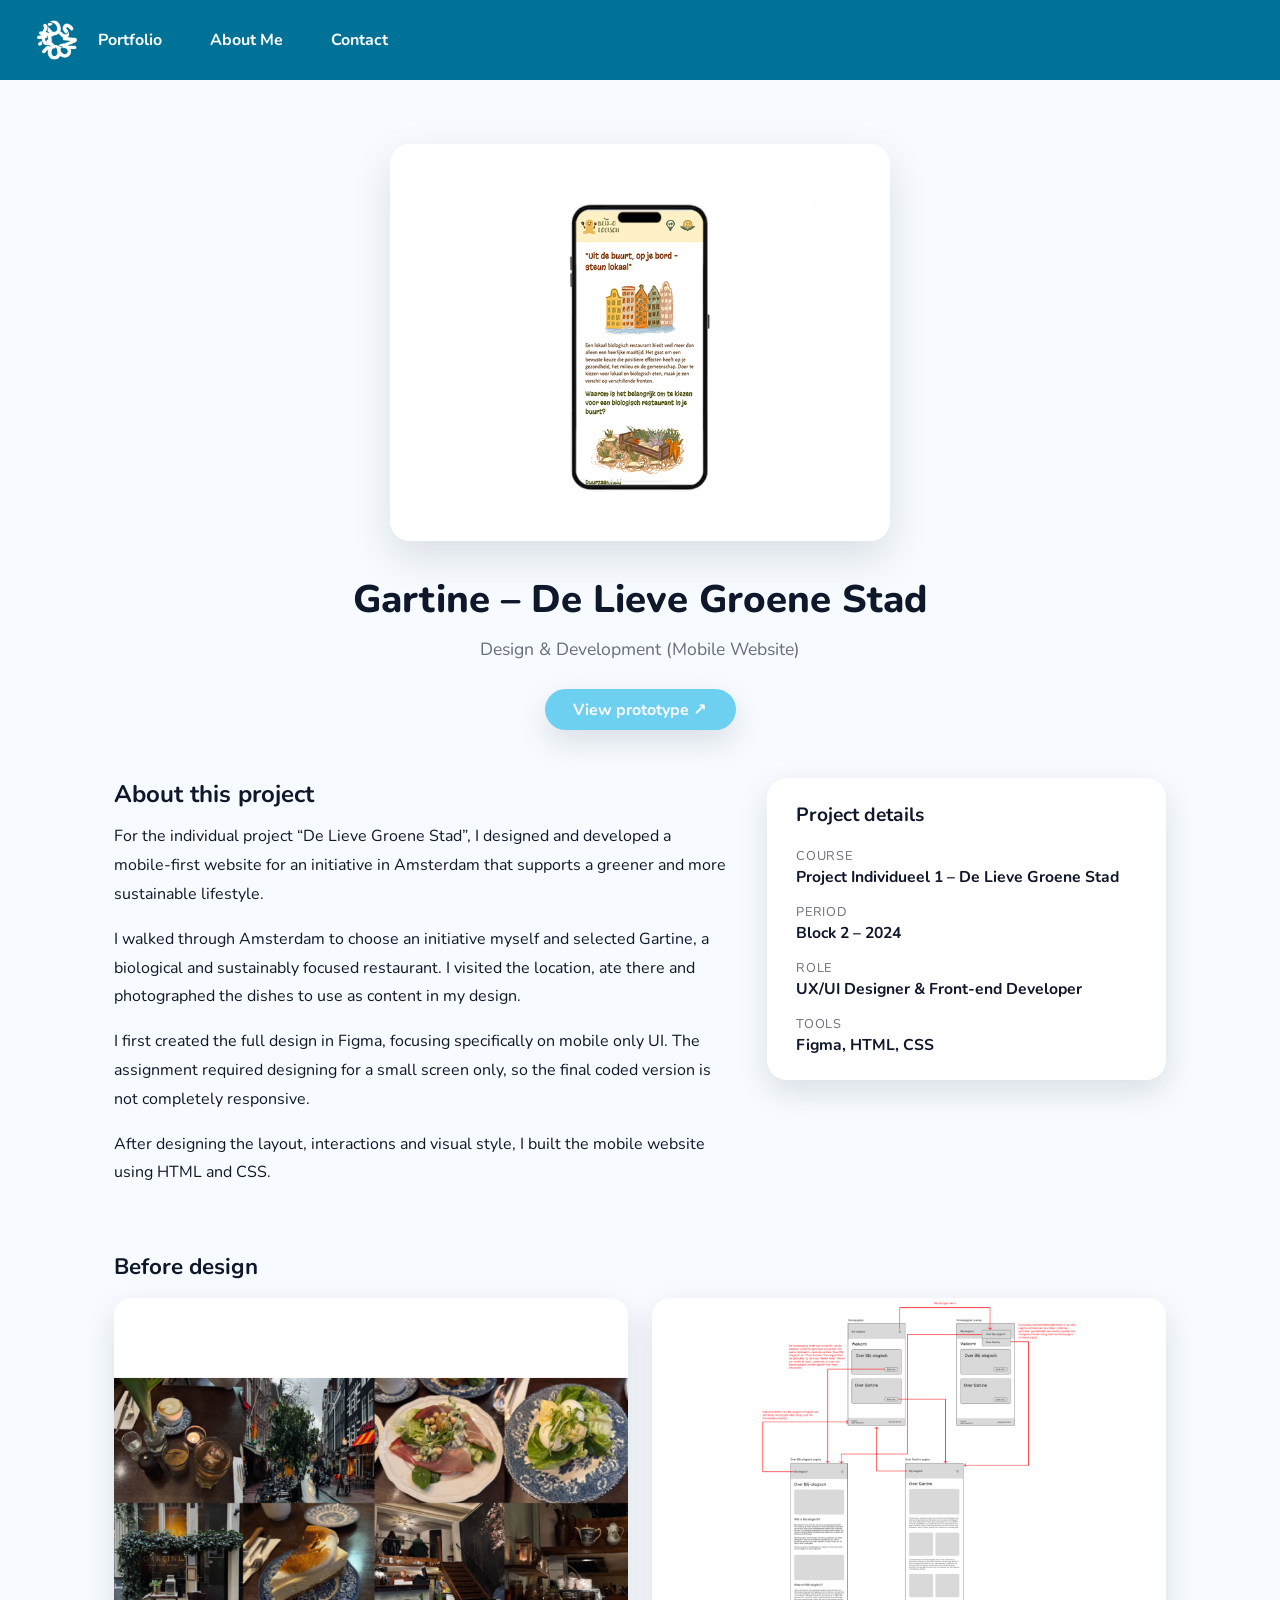
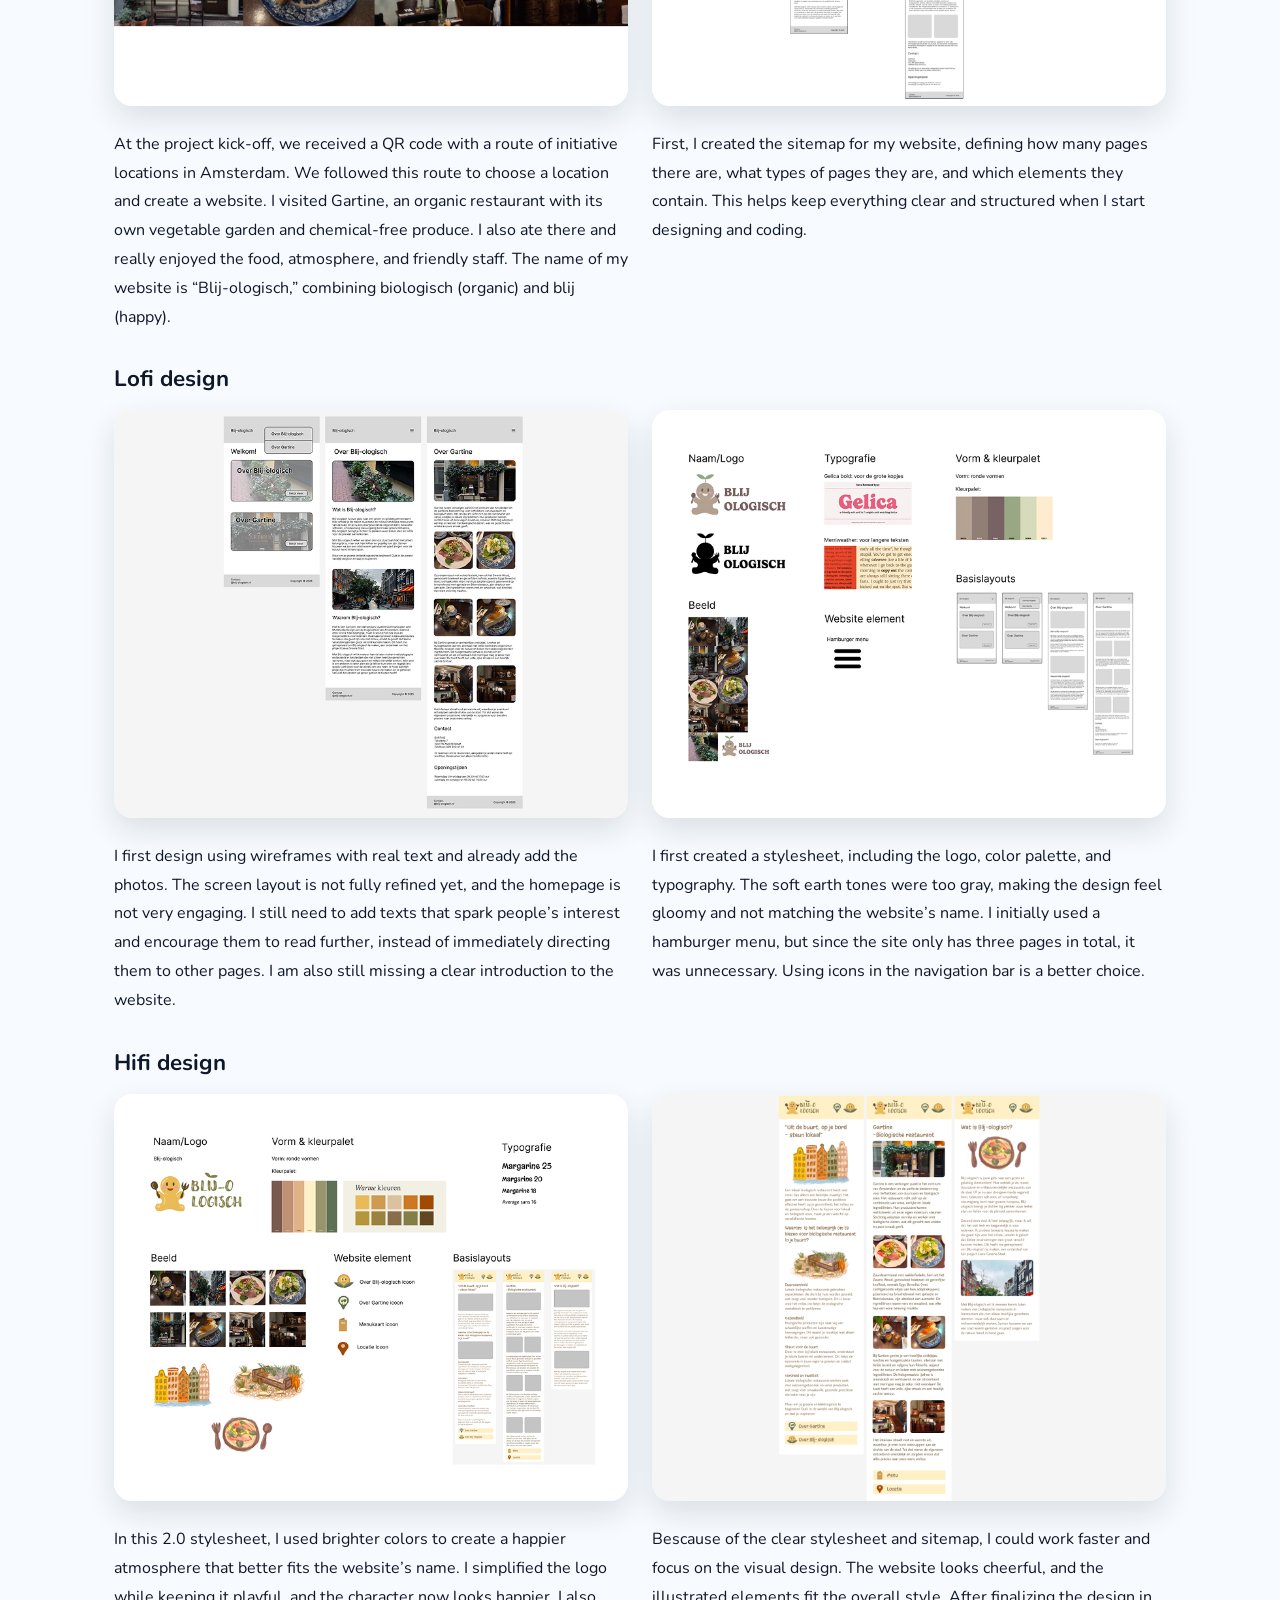
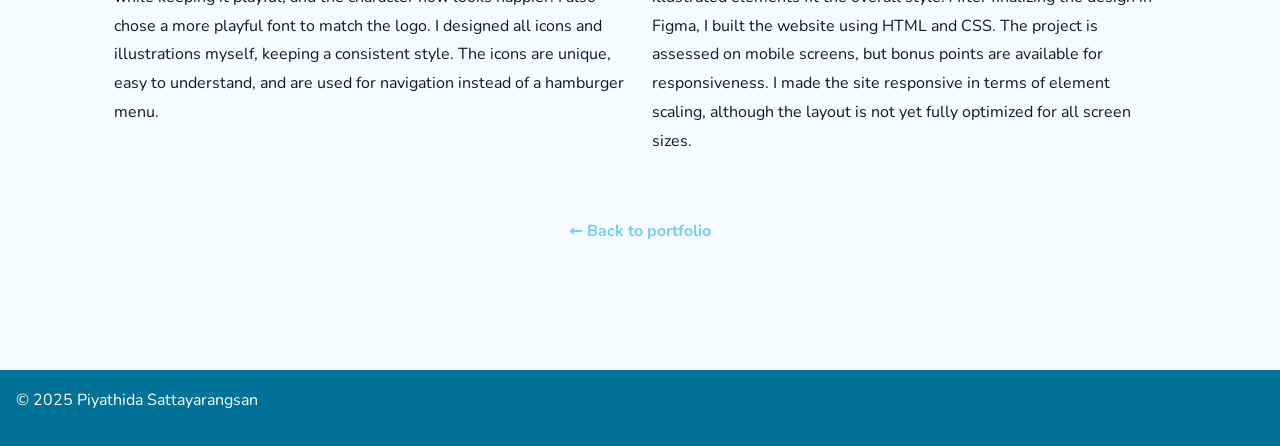
<file: 7.html>
<!DOCTYPE html>
<html lang="en">
<head>
  <meta charset="UTF-8">
  <title>Blij-ologisch - a website for an initiative in Amsterdam</title>
  <meta name="viewport" content="width=device-width, initial-scale=1.0">
  <link rel="stylesheet" href="style.css">
</head>
<body class="project">
    <header>
        <!-- skip link https://www.gxsoftware.com/nl/blog/zo-zet-je-skiplinks-in-op-je-website -->
        <a href="#main-content" class="skiplink">Naar hoofdinhoud</a>
        <!-- Logo -->
        <a href="./index.html">
          <img src="images/logo-cartoon.png" alt="homepagina">
        </a>
      <!-- Eigen hamburger button -->
        <button aria-hidden="true">
          <!-- Uploaded to: SVG Repo, www.svgrepo.com, Generator: SVG Repo Mixer Tools -->
          <svg width="800px" height="800px" viewBox="0 0 24 24" fill="none" xmlns="http://www.w3.org/2000/svg">
          <g>
          <path id="Vector" d="M3 15H21M3 9H21" stroke="#FFFFFF" stroke-width="4" stroke-linecap="round" stroke-linejoin="round"/>
          </g>
          </svg>
        </button>

      <!-- Nav -->
        <nav>
          <button aria-label="Sluit menu">
            <!-- Uploaded to: SVG Repo, www.svgrepo.com, Generator: SVG Repo Mixer Tools -->
            <svg width="800px" height="800px" viewBox="0 0 24 24" fill="none" xmlns="http://www.w3.org/2000/svg">
            <rect width="24" height="24" fill="white"/>
            <path d="M7 17L16.8995 7.10051" stroke="#FFFFFF" stroke-width="4" stroke-linecap="round" stroke-linejoin="round"/>
            <path d="M7 7.00001L16.8995 16.8995" stroke="#FFFFFF" stroke-width="4" stroke-linecap="round" stroke-linejoin="round"/>
            </svg>
          </button>
          <ul>
            <li><a href="./index.html#portfolio">Portfolio</a></li>
            <li><a href="./index.html#aboutme">About Me</a></li>
            <li><a href="./index.html#contact">Contact</a></li>
          </ul>
        </nav>
    </header>

  <main>

    <!-- HERO -->
    <section class="project-hero">
      <img src="images/blijo.png" alt="Gartine website project">
    </section>

    <!-- TITLE -->
    <section class="project-header">
      <h1>Gartine – De Lieve Groene Stad</h1>
      <p class="project-subtitle">Design & Development (Mobile Website)</p>

      <a class="project-link" href="https://sattayc.github.io/blij-ologisch/" target="_blank" rel="noopener">
        View prototype ↗
      </a>
    </section>


    <!-- TEXT + META -->
    <section class="project-layout">

      <div class="project-text">
        <h2>About this project</h2>

        <p>
          For the individual project “De Lieve Groene Stad”, I designed and developed a 
          mobile-first website for an initiative in Amsterdam that supports a greener 
          and more sustainable lifestyle.
        </p>

        <p>
          I walked through Amsterdam to choose an initiative myself and selected 
          Gartine, a biological and sustainably focused restaurant. 
          I visited the location, ate there and photographed the dishes to use as 
          content in my design.
        </p>

        <p>
          I first created the full design in Figma, focusing specifically on 
          mobile only UI. The assignment required designing for a 
          small screen only, so the final coded version is not completely responsive.
        </p>

        <p>
          After designing the layout, interactions and visual style, I built the 
          mobile website using HTML and CSS.
        </p>
      </div>

      <div class="project-meta">
        <h3>Project details</h3>
        <ul>
          <li>
            <span>Course</span>
            <strong>Project Individueel 1 – De Lieve Groene Stad</strong>
          </li>
          <li>
            <span>Period</span>
            <strong>Block 2 – 2024</strong>
          </li>
          <li>
            <span>Role</span>
            <strong>UX/UI Designer & Front-end Developer</strong>
          </li>
          <li>
            <span>Tools</span>
            <strong>Figma, HTML, CSS</strong>
          </li>
        </ul>
      </div>

    </section>


    <!-- GALLERY -->
    <section class="project-gallery">
      <h2>Before design</h2>
      <div class="project-gallery-grid">
        <div class="discription">
         <img src="images/gartine-beeld.jpg" alt="pictures of restaurant Gartine">
         <p>
         At the project kick-off, we received a QR code with a route of initiative locations in Amsterdam. We followed this route to choose a location and create a website. I visited Gartine, an organic restaurant with its own vegetable garden and chemical-free produce.
         I also ate there and really enjoyed the food, atmosphere, and friendly staff. The name of my website is “Blij-ologisch,” combining biologisch (organic) and blij (happy).
         </p>
        </div>

        <div class="discription">
         <img src="images/gartine-sitemap.jpg" alt="sitemap">
         <p>
          First, I created the sitemap for my website, defining how many pages there are, what types of pages they are, and which elements they contain. This helps keep everything clear and structured when I start designing and coding.         
        </p>
        </div>
      </div>

      <h2>Lofi design</h2>
      <div class="project-gallery-grid">
        <div class="discription">
         <img src="images/gartine-lofi.jpg" alt="lofi version">
         <p>
          I first design using wireframes with real text and already add the photos. The screen layout is not fully refined yet, and the homepage is not very engaging. I still need to add texts that spark people’s interest and encourage them to read further, instead of immediately directing them to other pages. I am also still missing a clear introduction to the website.        
        </p>
        </div>
        
        <div class="discription">
        <img src="images/gartine-stylesheet1.jpg" alt="first stylesheet">
         <p>
          I first created a stylesheet, including the logo, color palette, and typography. The soft earth tones were too gray, making the design feel gloomy and not matching the website’s name.
          I initially used a hamburger menu, but since the site only has three pages in total, it was unnecessary. Using icons in the navigation bar is a better choice.
         </p>
        </div>
      </div>

      <h2>Hifi design</h2>
      <div class="project-gallery-grid">
        <div class="discription">
          <img src="images/gartine-stylesheet2.jpg" alt="final stylesheet">
         <p>
          In this 2.0 stylesheet, I used brighter colors to create a happier atmosphere that better fits the website’s name. I simplified the logo while keeping it playful, and the character now looks happier. I also chose a more playful font to match the logo.
          I designed all icons and illustrations myself, keeping a consistent style. The icons are unique, easy to understand, and are used for navigation instead of a hamburger menu.
        </p>
        </div>

         <div class="discription">
         <img src="images/gartine-hifi.jpg" alt="hifi version">
         <p>
         Bescause of the clear stylesheet and sitemap, I could work faster and focus on the visual design. The website looks cheerful, and the illustrated elements fit the overall style. After finalizing the design in Figma, I built the website using HTML and CSS.
         The project is assessed on mobile screens, but bonus points are available for responsiveness. I made the site responsive in terms of element scaling, although the layout is not yet fully optimized for all screen sizes.
         </p>
        </div>
      </div>
    </section>


    <!-- BACK -->
    <section class="project-back">
      <a href="index.html#portfolio">← Back to portfolio</a>
    </section>

  </main>


  <footer>
    <p>© 2025 Piyathida Sattayarangsan</p>
  </footer>

  <script src="script.js"></script>
</body>
</html>
</file>
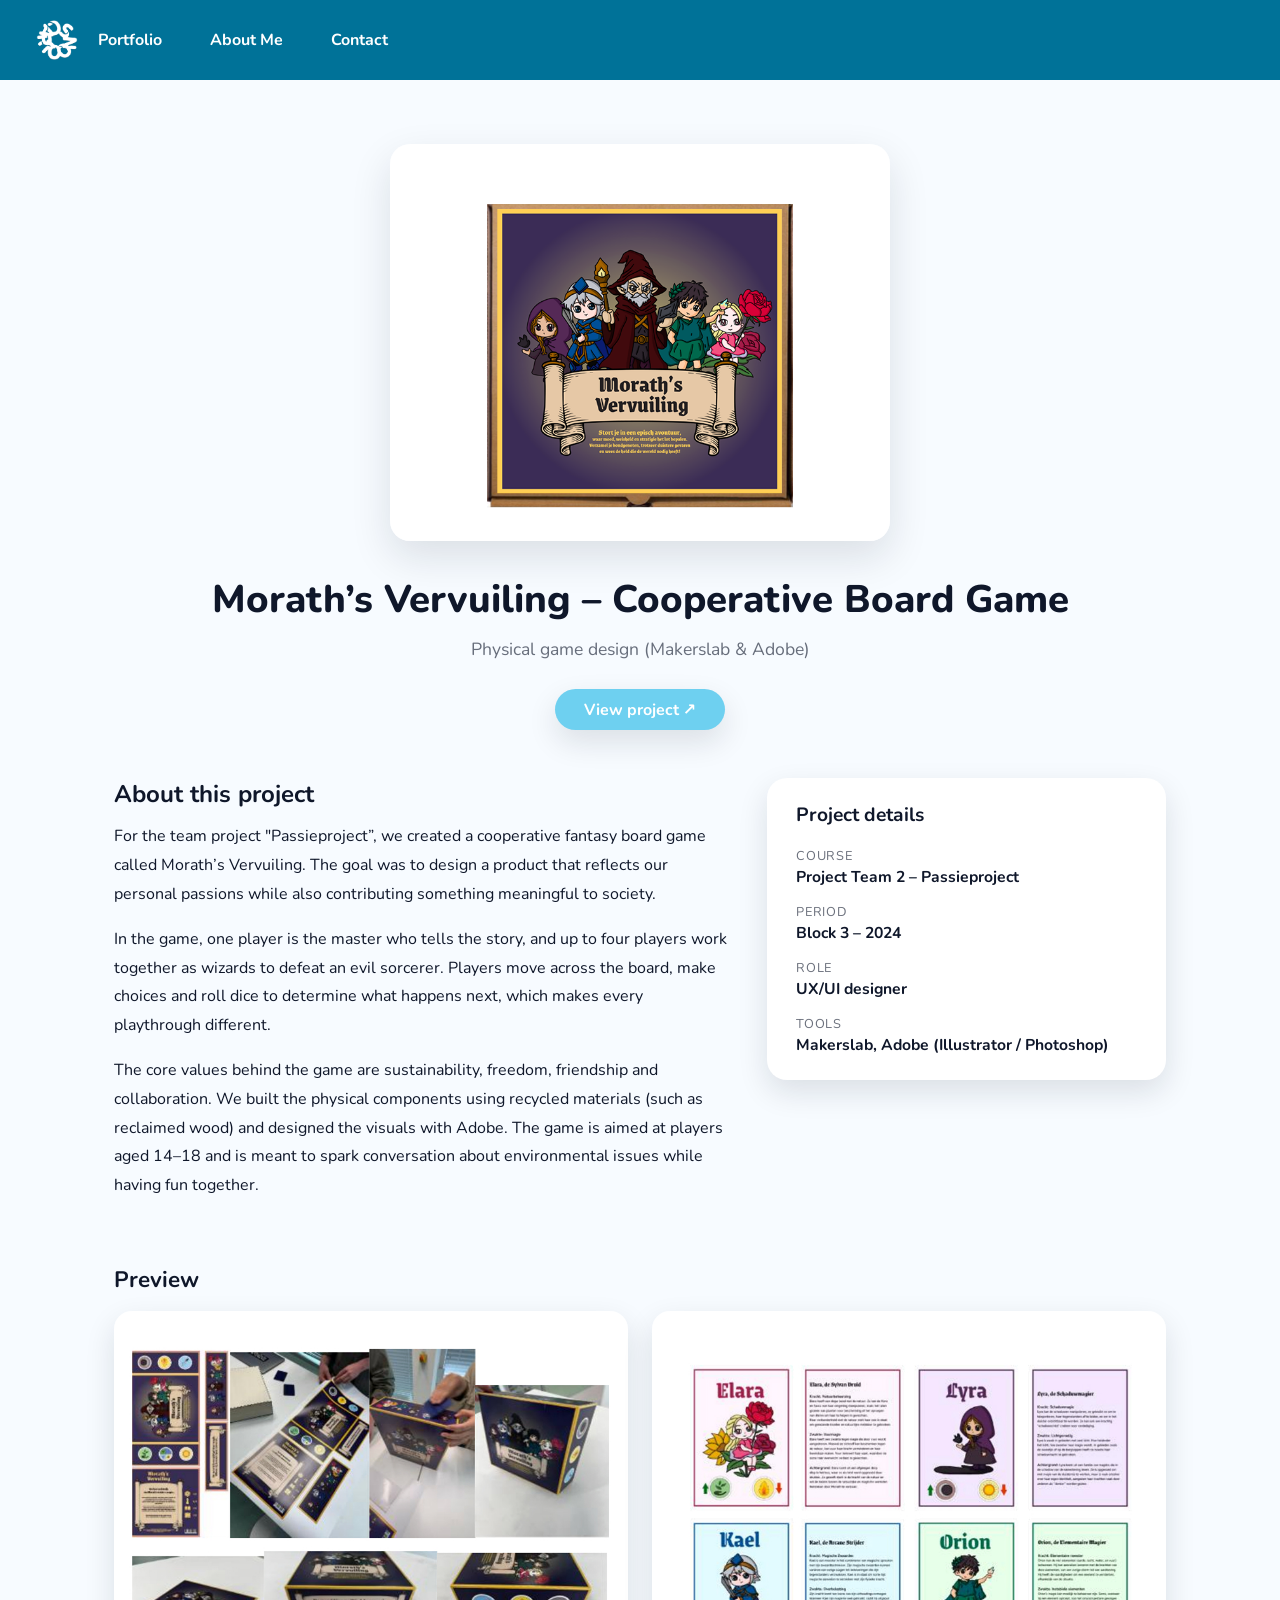
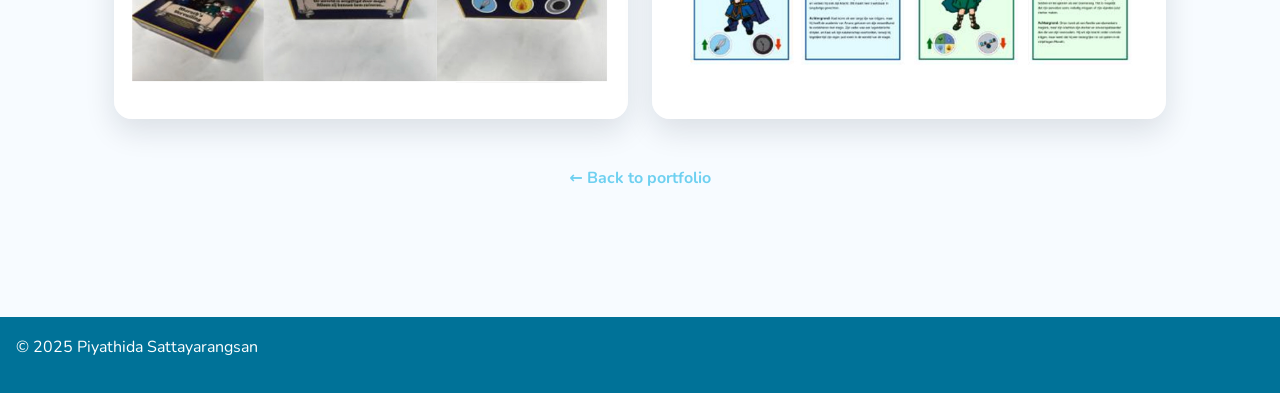
<file: 8.html>
<!DOCTYPE html>
<html lang="en">
<head>
  <meta charset="UTF-8">
  <title>Morath's vervuiling - a physical boardgame</title>
  <meta name="viewport" content="width=device-width, initial-scale=1.0">
  <link rel="stylesheet" href="style.css">
</head>
<body class="project">
    <header>
        <!-- skip link https://www.gxsoftware.com/nl/blog/zo-zet-je-skiplinks-in-op-je-website -->
        <a href="#main-content" class="skiplink">Naar hoofdinhoud</a>
        <!-- Logo -->
        <a href="./index.html">
          <img src="images/logo-cartoon.png" alt="homepagina">
        </a>
      <!-- Eigen hamburger button -->
        <button aria-hidden="true">
          <!-- Uploaded to: SVG Repo, www.svgrepo.com, Generator: SVG Repo Mixer Tools -->
          <svg width="800px" height="800px" viewBox="0 0 24 24" fill="none" xmlns="http://www.w3.org/2000/svg">
          <g>
          <path id="Vector" d="M3 15H21M3 9H21" stroke="#FFFFFF" stroke-width="4" stroke-linecap="round" stroke-linejoin="round"/>
          </g>
          </svg>
        </button>

      <!-- Nav -->
        <nav>
          <button aria-label="Sluit menu">
            <!-- Uploaded to: SVG Repo, www.svgrepo.com, Generator: SVG Repo Mixer Tools -->
            <svg width="800px" height="800px" viewBox="0 0 24 24" fill="none" xmlns="http://www.w3.org/2000/svg">
            <rect width="24" height="24" fill="white"/>
            <path d="M7 17L16.8995 7.10051" stroke="#FFFFFF" stroke-width="4" stroke-linecap="round" stroke-linejoin="round"/>
            <path d="M7 7.00001L16.8995 16.8995" stroke="#FFFFFF" stroke-width="4" stroke-linecap="round" stroke-linejoin="round"/>
            </svg>
          </button>
          <ul>
            <li><a href="./index.html#portfolio">Portfolio</a></li>
            <li><a href="./index.html#aboutme">About Me</a></li>
            <li><a href="./index.html#contact">Contact</a></li>
          </ul>
        </nav>
    </header>
  <main>

    <!-- HERO -->
    <section class="project-hero">
      <img src="images/morath.png" alt="Morath’s Vervuiling board game">
    </section>

    <!-- TITLE -->
    <section class="project-header">
      <h1>Morath’s Vervuiling – Cooperative Board Game</h1>
      <p class="project-subtitle">Physical game design (Makerslab & Adobe)</p>

      <!-- eventueel later link naar uitleg / pdf / video -->
      <a class="project-link" href="pdf/Prototypes.pdf" target="_blank" rel="noopener">
        View project ↗
      </a>
    </section>

    <!-- TEXT + META -->
    <section class="project-layout">

      <div class="project-text">
        <h2>About this project</h2>

        <p>
          For the team project "Passieproject”, we created a cooperative fantasy
          board game called Morath’s Vervuiling. The goal was to
          design a product that reflects our personal passions while also
          contributing something meaningful to society.
        </p>

        <p>
          In the game, one player is the master who tells the story, and up to
          four players work together as wizards to defeat an evil sorcerer.
          Players move across the board, make choices and roll dice to determine
          what happens next, which makes every playthrough different.
        </p>

        <p>
          The core values behind the game are sustainability, freedom,
          friendship and collaboration. We built the physical components
          using recycled materials (such as reclaimed wood) and designed the
          visuals with Adobe. The game is aimed at players aged 14–18 and is
          meant to spark conversation about environmental issues while having fun
          together.
        </p>
      </div>

      <div class="project-meta">
        <h3>Project details</h3>
        <ul>
          <li>
            <span>Course</span>
            <strong>Project Team 2 – Passieproject</strong>
          </li>
          <li>
            <span>Period</span>
            <strong>Block 3 – 2024</strong>
          </li>
          <li>
            <span>Role</span>
            <strong>UX/UI designer</strong>
          </li>
          <li>
            <span>Tools</span>
            <strong>Makerslab, Adobe (Illustrator / Photoshop)</strong>
          </li>
        </ul>
      </div>

    </section>

    <!-- GALLERY -->
    <section class="project-gallery">
      <h2>Preview</h2>
      <div class="project-gallery-grid">
        <img src="images/morath1.jpg" alt="Morath’s Vervuiling game overview">
        <img src="images/morath2.jpg" alt="Morath’s Vervuiling game overview">
      </div>
    </section>

    <!-- BACK -->
    <section class="project-back">
      <a href="index.html#portfolio">← Back to portfolio</a>
    </section>

  </main>

  <footer>
    <p>© 2025 Piyathida Sattayarangsan</p>
  </footer>

  <script src="script.js"></script>
</body>
</html>
</file>
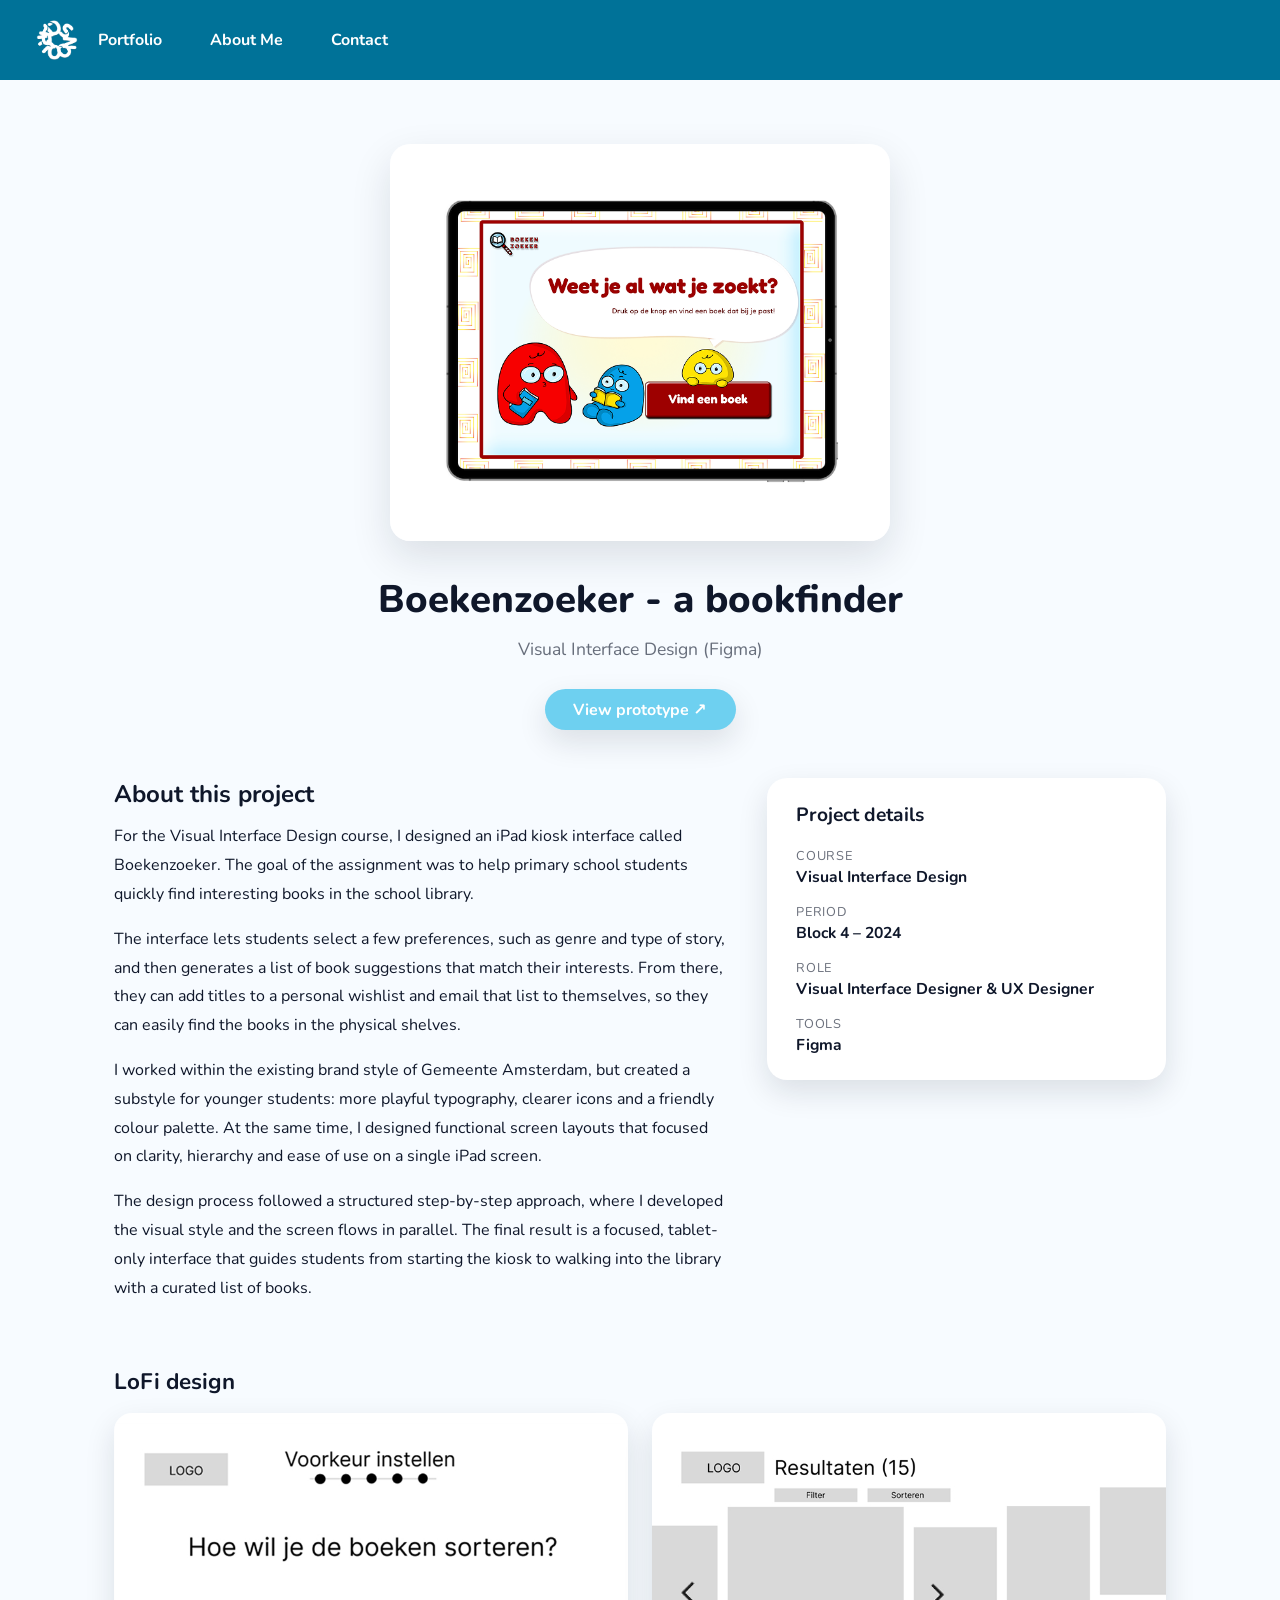
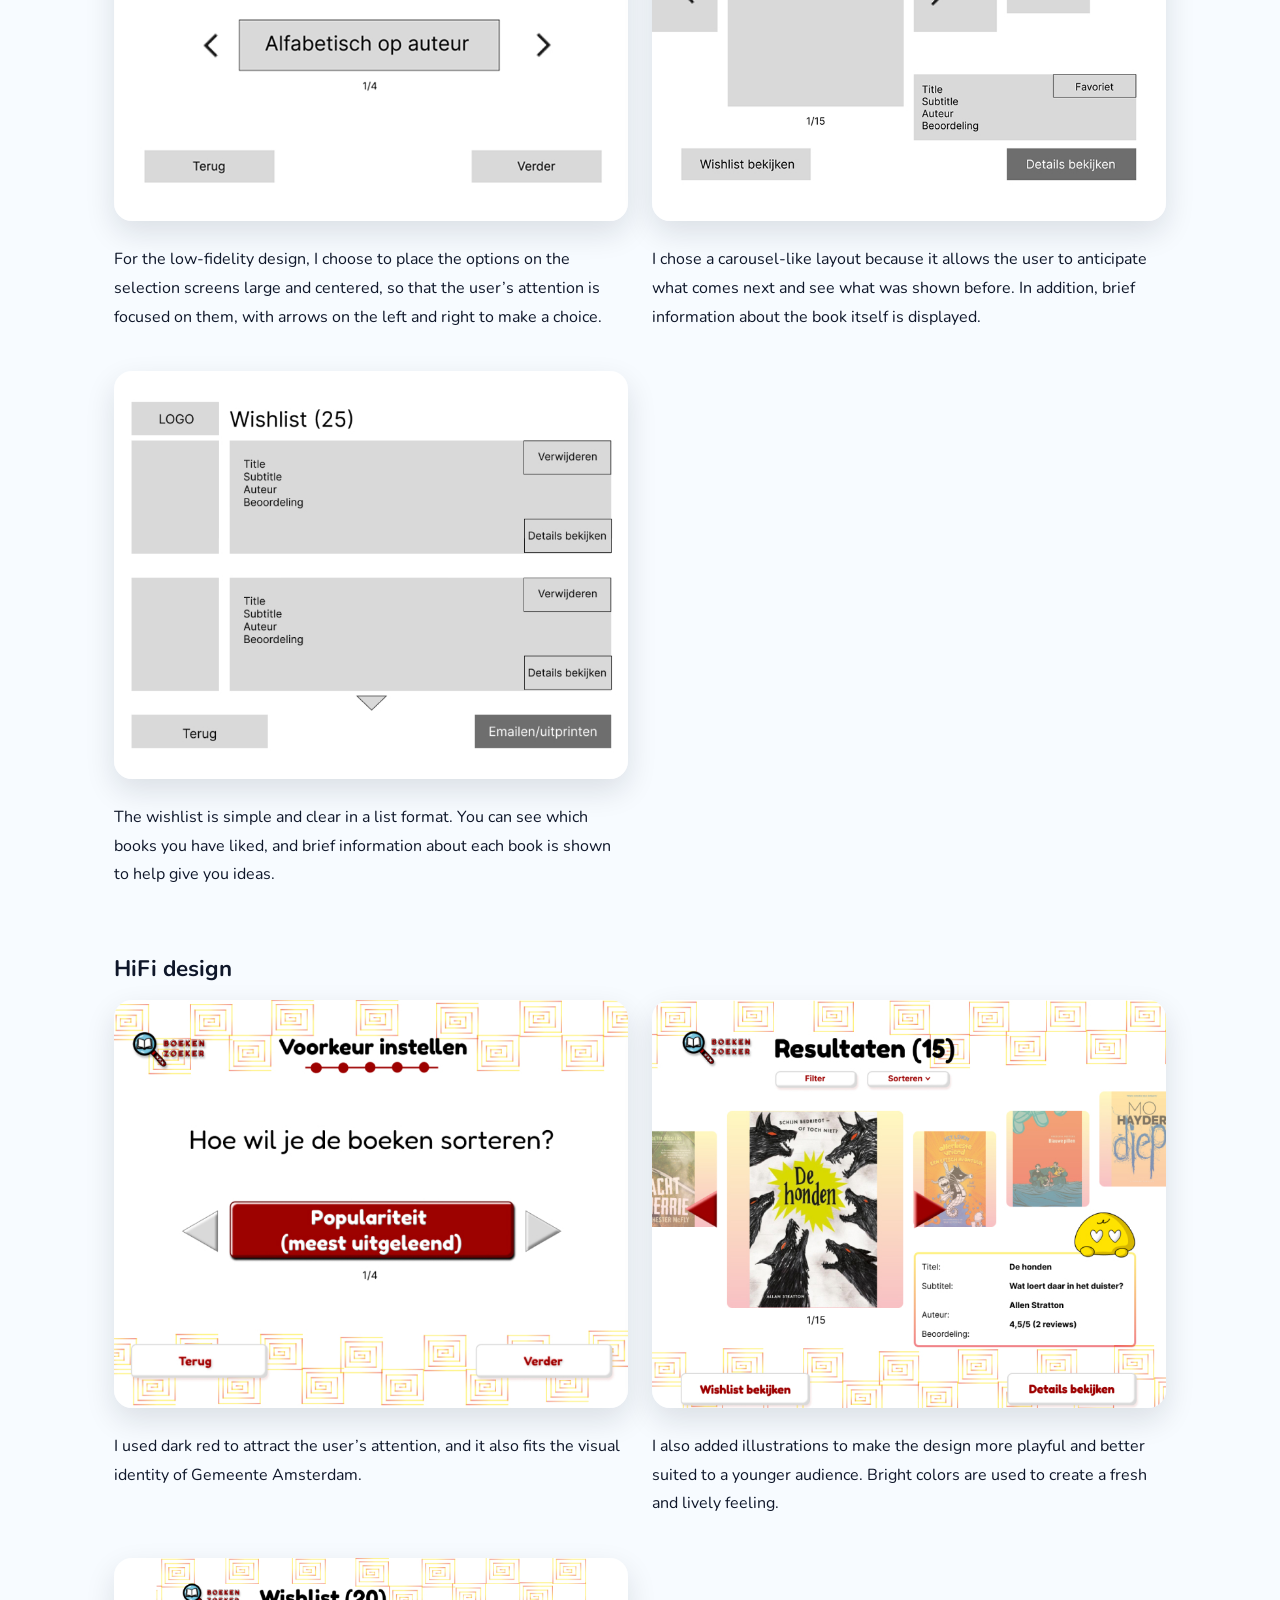
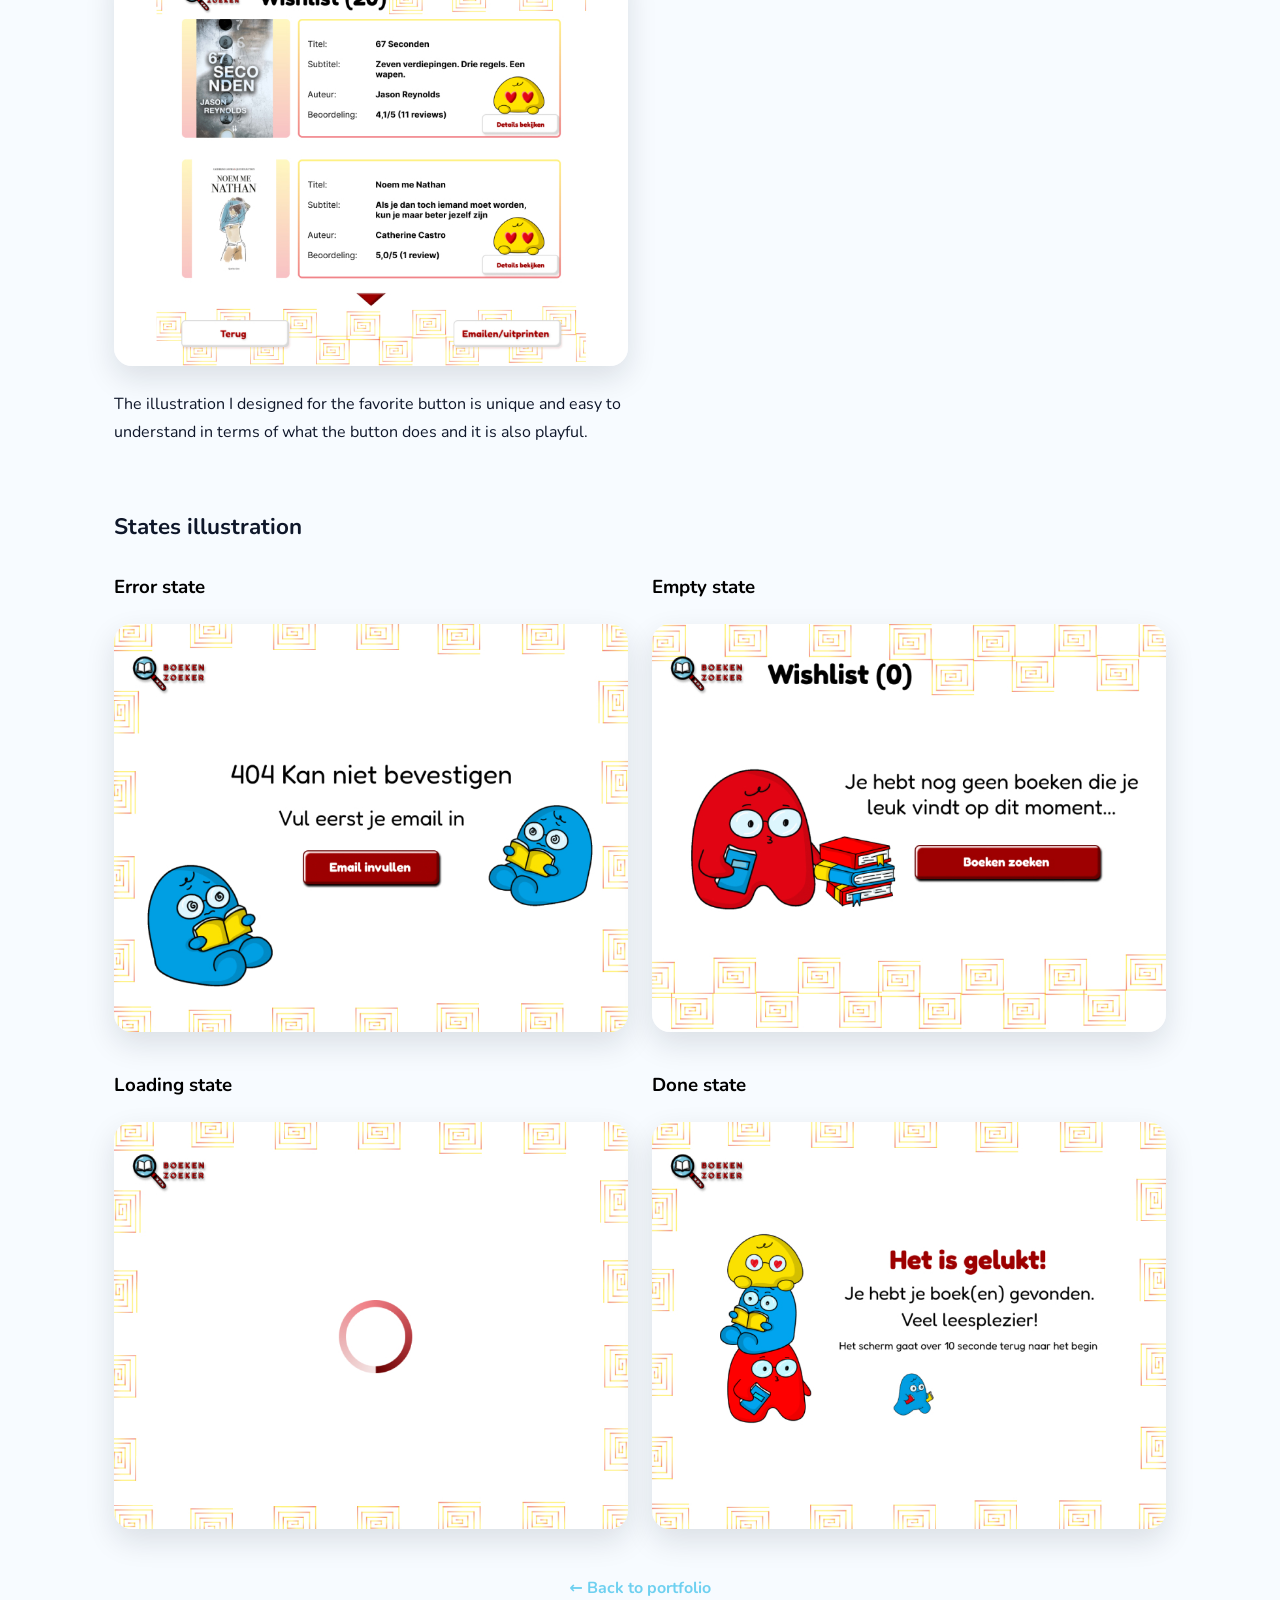
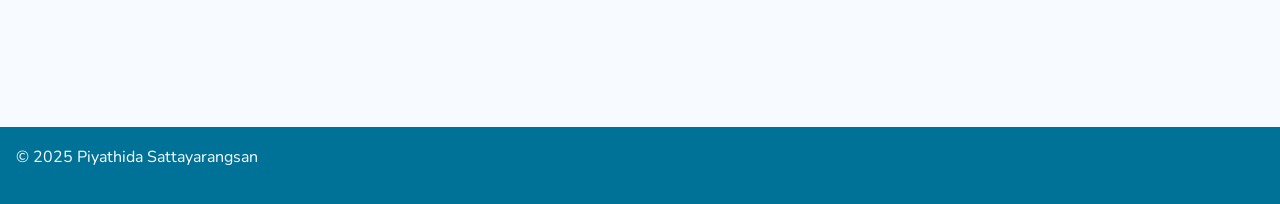
<file: 9.html>
<!DOCTYPE html>
<html lang="en">
<head>
  <meta charset="UTF-8">
  <title>Boekenzoeker - a bookfinder</title>
  <meta name="viewport" content="width=device-width, initial-scale=1.0">
  <link rel="stylesheet" href="style.css">
</head>
<body class="project">
    <header>
        <!-- skip link https://www.gxsoftware.com/nl/blog/zo-zet-je-skiplinks-in-op-je-website -->
        <a href="#main-content" class="skiplink">Naar hoofdinhoud</a>
        <!-- Logo -->
        <a href="./index.html">
          <img src="images/logo-cartoon.png" alt="homepagina">
        </a>
      <!-- Eigen hamburger button -->
        <button aria-hidden="true">
          <!-- Uploaded to: SVG Repo, www.svgrepo.com, Generator: SVG Repo Mixer Tools -->
          <svg width="800px" height="800px" viewBox="0 0 24 24" fill="none" xmlns="http://www.w3.org/2000/svg">
          <g>
          <path id="Vector" d="M3 15H21M3 9H21" stroke="#FFFFFF" stroke-width="4" stroke-linecap="round" stroke-linejoin="round"/>
          </g>
          </svg>
        </button>

      <!-- Nav -->
        <nav>
          <button aria-label="Sluit menu">
            <!-- Uploaded to: SVG Repo, www.svgrepo.com, Generator: SVG Repo Mixer Tools -->
            <svg width="800px" height="800px" viewBox="0 0 24 24" fill="none" xmlns="http://www.w3.org/2000/svg">
            <rect width="24" height="24" fill="white"/>
            <path d="M7 17L16.8995 7.10051" stroke="#FFFFFF" stroke-width="4" stroke-linecap="round" stroke-linejoin="round"/>
            <path d="M7 7.00001L16.8995 16.8995" stroke="#FFFFFF" stroke-width="4" stroke-linecap="round" stroke-linejoin="round"/>
            </svg>
          </button>
          <ul>
            <li><a href="./index.html#portfolio">Portfolio</a></li>
            <li><a href="./index.html#aboutme">About Me</a></li>
            <li><a href="./index.html#contact">Contact</a></li>
          </ul>
        </nav>
    </header>

  <main>

    <!-- HERO -->
    <section class="project-hero">
      <img src="images/vid.png" alt="Boekenzoeker tablet interface">
    </section>

    <!-- TITLE -->
    <section class="project-header">
      <h1>Boekenzoeker - a bookfinder</h1>
      <p class="project-subtitle">Visual Interface Design (Figma)</p>

      <!-- eventueel later prototype link toevoegen -->
      <a class="project-link" href="https://www.figma.com/proto/YNDolZOeSXqbxnBE2H2edU/VID-Content?page-id=54%3A569&node-id=55-1690&starting-point-node-id=55%3A1690&t=V51ex95YILbjboXu-1" target="_blank" rel="noopener">
        View prototype ↗
      </a>
    </section>

    <!-- MAIN LAYOUT -->
    <section class="project-layout">

      <div class="project-text">
        <h2>About this project</h2>

        <p>
          For the Visual Interface Design course, I designed an iPad kiosk
          interface called Boekenzoeker. The goal of the
          assignment was to help primary school students quickly find
          interesting books in the school library.
        </p>

        <p>
          The interface lets students select a few preferences, such as genre
          and type of story, and then generates a list of book suggestions that
          match their interests. From there, they can add titles to a personal
          wishlist and email that list to themselves, so they can easily find
          the books in the physical shelves.
        </p>

        <p>
          I worked within the existing brand style of Gemeente Amsterdam,
          but created a substyle for younger students:
          more playful typography, clearer icons and a friendly colour palette.
          At the same time, I designed functional screen layouts that focused on
          clarity, hierarchy and ease of use on a single iPad screen.
        </p>

        <p>
          The design process followed a structured step-by-step approach, where
          I developed the visual style and the screen flows in parallel. The
          final result is a focused, tablet-only interface that guides students
          from starting the kiosk to walking into the library with a curated
          list of books.
        </p>
      </div>

      <div class="project-meta">
        <h3>Project details</h3>
        <ul>
          <li>
            <span>Course</span>
            <strong>Visual Interface Design</strong>
          </li>
          <li>
            <span>Period</span>
            <strong>Block 4 – 2024</strong>
          </li>
          <li>
            <span>Role</span>
            <strong>Visual Interface Designer & UX Designer</strong>
          </li>
          <li>
            <span>Tools</span>
            <strong>Figma</strong>
          </li>
        </ul>
      </div>

    </section>

    <!-- PREVIEW -->
    <section class="project-gallery">
      <h2>LoFi design</h2>
      <div class="project-gallery-grid">
       
        <div class="discription">
          <img src="images/boek-lofi1.jpg" alt="options screen lofi version">
          <p>
            For the low-fidelity design, I choose to place the options on the selection screens large and centered, so that the user’s attention is focused on them, with arrows on the left and right to make a choice.          
          </p>     
        </div>

        <div class="discription">
          <img src="images/boek-lofi2.jpg" alt="results screen lofi version">
          <p>
            I chose a carousel-like layout because it allows the user to anticipate what comes next and see what was shown before. In addition, brief information about the book itself is displayed.
          </p>     
        </div>

        <div class="discription">
          <img src="images/boek-lofi3.jpg" alt="wishlist screen lofi version">
          <p>
            The wishlist is simple and clear in a list format. You can see which books you have liked, and brief information about each book is shown to help give you ideas.
          </p>     
        </div>
        
      </div>
    </section>

    <section class="project-gallery">
      <h2>HiFi design</h2>
      <div class="project-gallery-grid">
        <div class="discription">
          <img src="images/boek-hifi1.jpg" alt="options screen hifi version">
          <p>
            I used dark red to attract the user’s attention, and it also fits the visual identity of Gemeente Amsterdam.
          </p>     
        </div>

        <div class="discription">
          <img src="images/boek-hifi2.jpg" alt="results screen hifi version">
          <p>
            I also added illustrations to make the design more playful and better suited to a younger audience. Bright colors are used to create a fresh and lively feeling.
          </p>     
        </div>

        <div class="discription">
          <img src="images/boek-hifi3.jpg" alt="wishlist screen hifi version">
          <p>
            The illustration I designed for the favorite button is unique and easy to understand in terms of what the button does and it is also playful.    
           </p>     
        </div>
        
      </div>
    </section>

    <section class="project-gallery">
      <h2>States illustration</h2>
      <div class="project-gallery-grid">
        <div class="discription">
         <h3>Error state</h3> 
         <img src="images/state1.jpg" alt="error screen design">
        </div>

        <div class="discription">
          <h3>Empty state</h3>   
          <img src="images/state2.jpg" alt="empty screen desgin">
        </div>

        <div class="discription">
          <h3>Loading state</h3> 
          <img src="images/state3.jpg" alt="loading screen design">
        </div>

        <div class="discription">
          <h3>Done state</h3> 
          <img src="images/state4.jpg" alt="done screen design">
        </div>

      </div>
    </section>

    <!-- BACK -->
    <section class="project-back">
      <a href="index.html#portfolio">← Back to portfolio</a>
    </section>

  </main>

  <footer>
    <p>© 2025 Piyathida Sattayarangsan</p>
  </footer>

  <script src="script.js"></script>
</body>
</html>
</file>
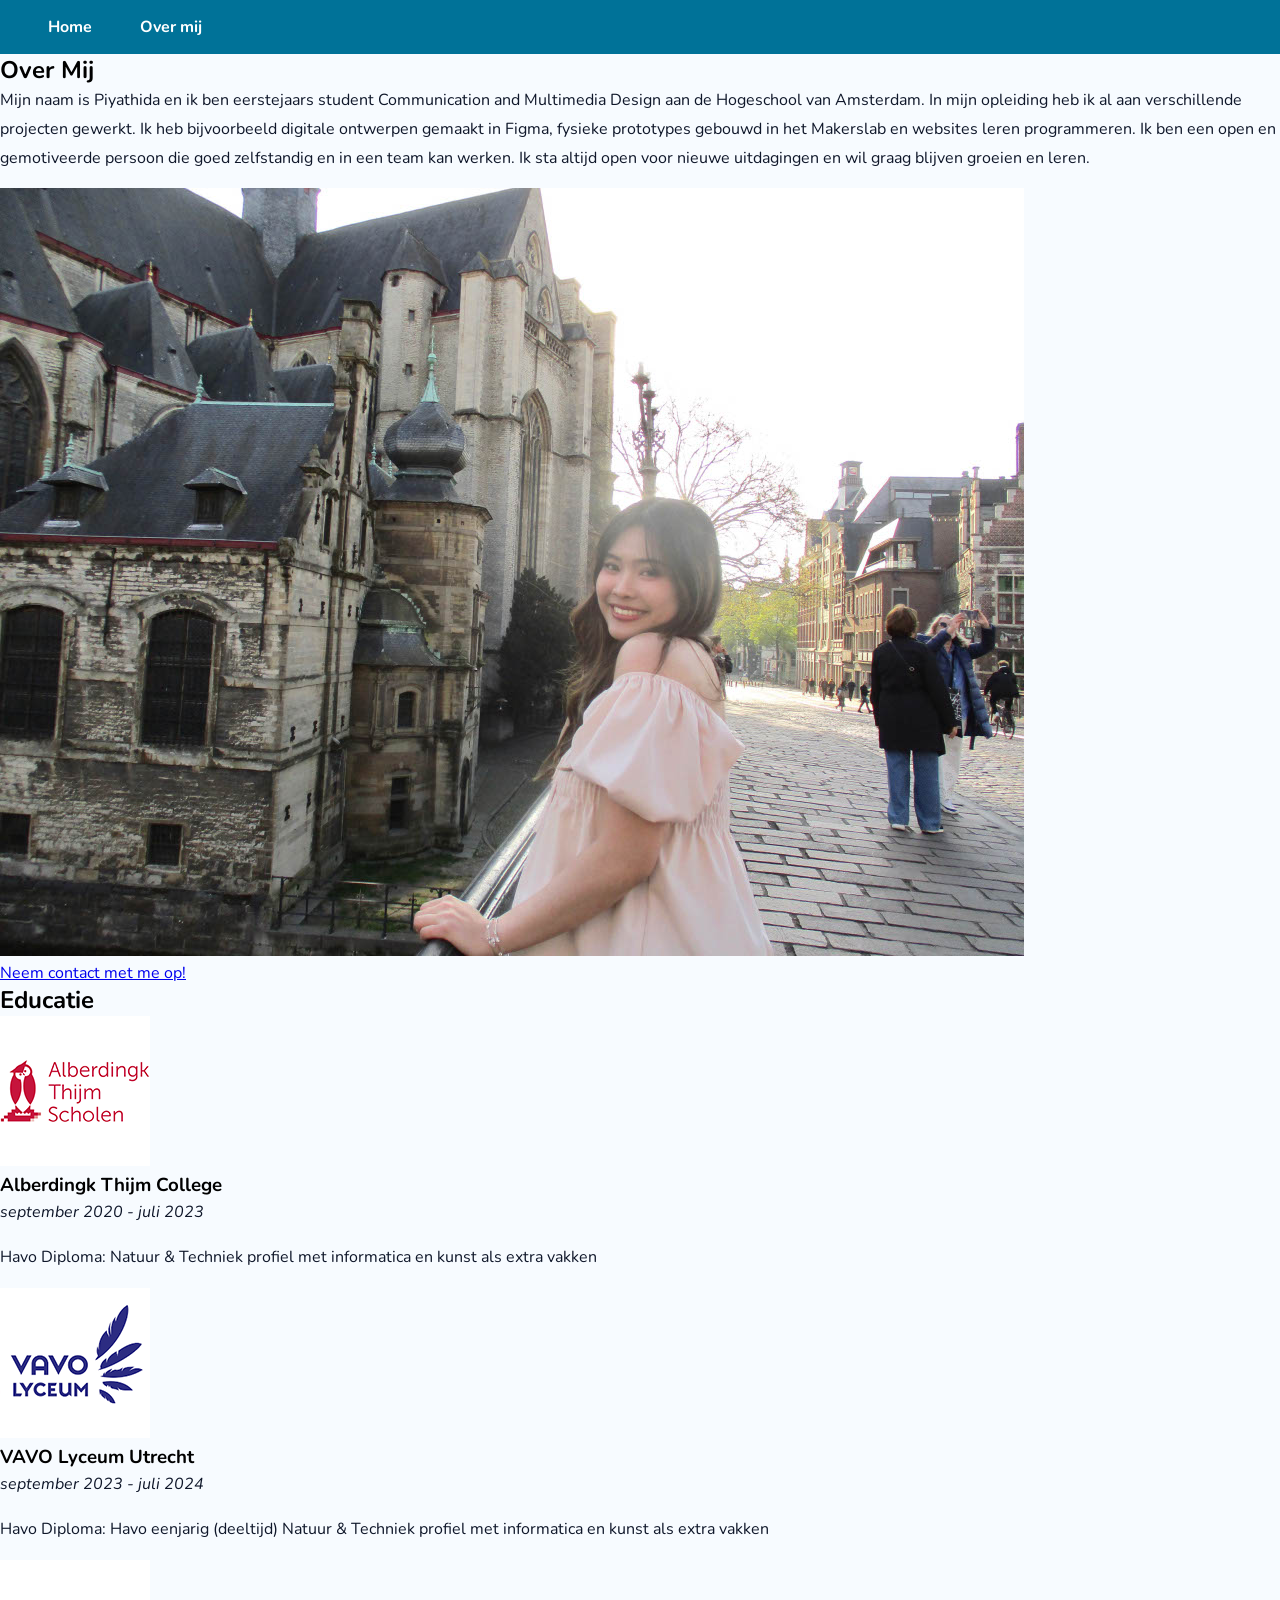
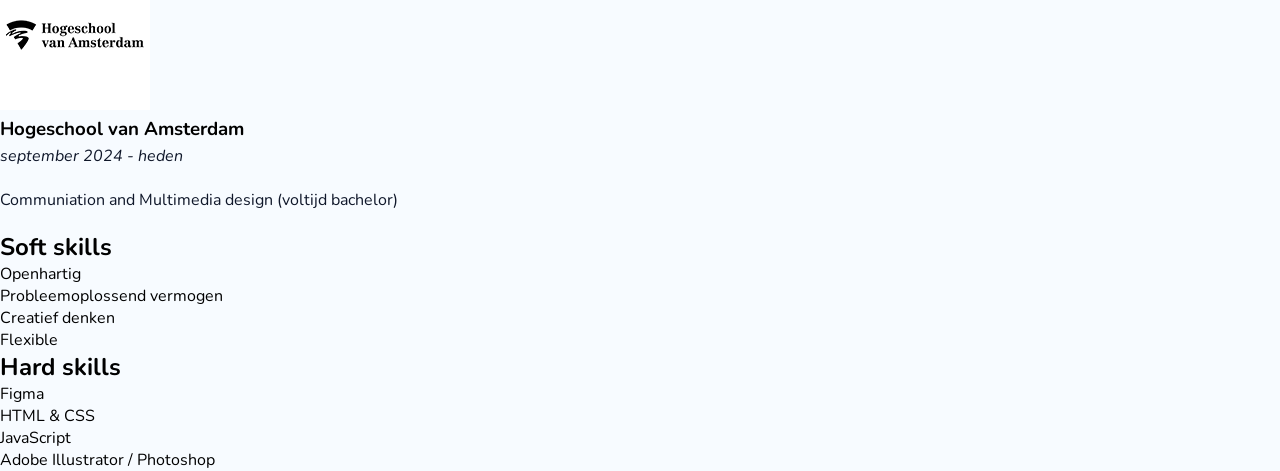
<file: over-mij.html>
<!DOCTYPE html>
<html lang="en">
<head>
    <meta charset="UTF-8">
    <meta name="viewport" content="width=device-width, initial-scale=1.0">
    <title>Over mij</title>
    <link href="style.css" rel="stylesheet">
</head>
<body>
    <header>
        <nav>
          <ul>
            <li>
              <a href="index.html">Home</a>
            </li>
            <li>
              <a href="over-mij.html" class="currentpage">Over mij</a>
            </li>
          </ul>
        </nav>
      </header>

      <main>
        <section>
          <h1>Over Mij</h1>
          <div class="flex-horizontaal">
          <p>Mijn naam is Piyathida en ik ben eerstejaars student Communication and Multimedia Design aan de Hogeschool van Amsterdam.
            In mijn opleiding heb ik al aan verschillende projecten gewerkt. Ik heb bijvoorbeeld digitale ontwerpen gemaakt in Figma, fysieke prototypes gebouwd in het Makerslab en websites leren programmeren.
            Ik ben een open en gemotiveerde persoon die goed zelfstandig en in een team kan werken. Ik sta altijd open voor nieuwe uitdagingen en wil graag blijven groeien en leren.
          </p>
          <img src="img/ik.jpg" alt="foto van mezelf"> 
          </div>
          <a class="contact-knop" href="https://www.linkedin.com/in/piyathida-sattayarangsan-914090353/">Neem contact met me op!</a>
        </section>
  
        <section>
          <h2>Educatie</h2>
          <article class="flex-horizontaal">
            <img src="img/atc.png" alt="logo van atc">
            <div class="flex-column">
            <h3>Alberdingk Thijm College</h3>
            <p><i>september 2020 - juli 2023</i></p>
            <p>Havo Diploma: Natuur & Techniek profiel met informatica en kunst als extra vakken
            </p></div>
          </article>
          <article class="flex-horizontaal">
            <img src="img/vavo.png" alt="logo van vava">
            <div class="flex-column">
            <h3>VAVO Lyceum Utrecht</h3>
            <p><i>september 2023 - juli 2024</i></p>
            <p>Havo Diploma: Havo eenjarig (deeltijd) Natuur & Techniek profiel met informatica en kunst als extra vakken 
            </p></div>
          </article>
          <article class="flex-horizontaal">
            <img src="img/hva.png" alt="logo van hva">
            <div class="flex-column">
            <h3>Hogeschool van Amsterdam</h3>
            <p><i>september 2024 - heden</i></p>
            <p>Communiation and Multimedia design (voltijd bachelor)
            </p></div>
          </article>
        </section>
  
        <section class="flex-row">
          <article class="flex-column">
            <h2>Soft skills</h2>
            <ul>
              <li>Openhartig</li>
              <li>Probleemoplossend vermogen</li>
              <li>Creatief denken</li>
              <li>Flexible</li>
            </ul>
          </article>
          <article class="flex-column">
            <h2>Hard skills</h2>
            <ul>
              <li>Figma</li>
              <li>HTML & CSS</li>
              <li>JavaScript</li>
              <li>Adobe Illustrator / Photoshop</li>
            </ul>
          </article>
        </section>
      </main>
</body>
</html>
</file>
<file: style.css>
@import url('https://fonts.googleapis.com/css2?family=Nunito:ital,wght@0,200..1000;1,200..1000&display=swap');

html {
  scroll-behavior: smooth;
}

/* ========= KLEUREN ========= */
:root {
  /* Backgrounds */
  --bg-color: #f7fbff;                 
  --light-color: #ffffff;

  /* Ocean section colors */
  --ocean-bg: #81cce5;                 
  --ocean-bg-soft: #c3ecf9;           
  --bubble-color: rgba(255, 255, 255, 0.35);

  /* Brand */
  --primary-color: #6ed0f0;            
  --second-color: #309cc1;             
  --hover-color: #007298;              

  /* Text */
  --dark-color: #0f172a;
  --mid-color: rgba(15, 23, 42, 0.62);

  /* UI */
  --border-color: rgba(15, 23, 42, 0.10);
  --shadow-color: rgba(15, 23, 42, 0.12);

  /* Transparant overlay (voor hero + menu overlay) */
  --transparant-color: rgba(43, 127, 184, 0.35);
}


/* ========= REDUCE ANIMATION ========= */
@media (prefers-reduced-motion: reduce) {
  .index #home .hero-photo, .index #home .hero-photo::before {
    animation: none;
  }

  .reveal {
    opacity: 1;
    transform: none;
    transition: none;
  }
}

/* ========= SCROLL REVEAL ========= */

.reveal {
  opacity: 0;
  transform: translateY(40px);
  transition:
    opacity 0.7s ease,
    transform 0.7s ease;
}

/* wanneer zichtbaar */
.reveal.active {
  opacity: 1;
  transform: translateY(0);
}

/* kleine variatie (optioneel) */
.reveal.delay-1 { transition-delay: 0.1s; }
.reveal.delay-2 { transition-delay: 0.2s; }
.reveal.delay-3 { transition-delay: 0.3s; }

/* ========= GLOBAL ========= */
* {
  margin: 0;
  padding: 0;
  box-sizing: border-box;
  font-family: "Nunito", system-ui, -apple-system, BlinkMacSystemFont, sans-serif;
}

body {
  background-color: var(--bg-color);
}

/* skiplink */
.skiplink { 
  position: absolute; 
  top: -9999px; 
  left: 0; 
  background: var(--dark-color); 
  color: var(--light-color); 
  padding: 8px; 
  z-index: 100; 
} 

.skiplink:focus { 
  top: 0; 
}

/* ========= HEADER / NAV ========= */

header {
  background-color: var(--hover-color);
  display: flex;
  align-items: center;
  justify-content: flex-start;
  position: sticky;
  top: 0;
  z-index: 9999;
  padding: 0em 2em;
}

header img { 
  width: 50px;
  padding: 1em 0em;
  display: block;
}

header > nav ul li {
  padding: 1em 1em;
  list-style: none;
}

header li a {
  color: var(--light-color);
  text-decoration: none;
  font-weight: 700;
}

header li a:hover {
  color: var(--primary-color);
}

header button {
  appearance: none;
  border: none;
  background-color: transparent;
  height: 1rem;
  width: 1rem;
  margin-left: 1em;
  cursor: pointer;
}

header button svg {
  height: 100%;
  width: 100%;
}

/* MENU BUTTON VOLGORDE */
header > button {
  order: -1;
}

/* HET MENU (mobile overlay) */
header > nav {
  position: fixed;
  top: 0;
  left: 0;
  right: 0;
  bottom: 0;
  translate: 100%;
  display: none;
}

/* als het menu open is */
header > nav.toonMenu {
  display: block;
  translate: 0%;
  transition: 0.3s;
  padding: 1em;
  padding-top: 2em;
  background:var(--transparant-color);
  backdrop-filter: blur(20px);
  background-size: 3em;
}

header > nav.toonMenu a {
  color: var(--light-color);
  font-size: 1.2rem;
}

header > nav.toonMenu li {
  background-color: transparent;
}

header > nav.toonMenu rect {
  appearance: none;
  border: none;
  background-color: transparent;
  height: 0;
  width: 0;
  padding-top: 0;
}
/* ========= HERO ========= */

.index #home {
  position: relative;
  overflow: hidden;

  background: linear-gradient(180deg, var(--ocean-bg), var(--ocean-bg-soft), var(--bg-color));
  padding: 6.5em 2em;

  display: grid;
  grid-template-columns: 340px minmax(320px, 760px);
  column-gap: 3.5rem;
  row-gap: 1.5rem;
  align-items: center;
  justify-content: center;
}

/* ===== BUBBELS (meerdere lagen) ===== */
.index #home::before, .index #contact::before,.index #contact::after {
  content: "";
  position: absolute;
  inset: -40px;
  pointer-events: none;

  /* meerdere bubbels met radial-gradients */
  background:
    radial-gradient(circle at 12% 30%, rgba(255,255,255,0.28) 0 70px, transparent 72px),
    radial-gradient(circle at 20% 70%, rgba(255,255,255,0.18) 0 55px, transparent 57px),
    radial-gradient(circle at 38% 20%, rgba(255,255,255,0.15) 0 40px, transparent 42px),
    radial-gradient(circle at 60% 35%, rgba(255,255,255,0.14) 0 65px, transparent 67px),
    radial-gradient(circle at 78% 18%, rgba(255,255,255,0.16) 0 48px, transparent 50px),
    radial-gradient(circle at 88% 55%, rgba(255,255,255,0.12) 0 80px, transparent 82px),
    radial-gradient(circle at 70% 80%, rgba(255,255,255,0.10) 0 60px, transparent 62px);
  filter: blur(1px);
  opacity: 0.95;

  animation: bubbleFloat 2s ease-in-out infinite;
}

.index #home::after {
  content: "";
  position: absolute;
  inset: 0;
  pointer-events: none;
  background: radial-gradient(circle at 50% 40%, rgba(255,255,255,0.10), transparent 60%);
  opacity: 0.9;
}

.index #home .hero-photo {
  grid-row: 1 / span 3;
  justify-self: center;
  position: relative;
  z-index: 2;

  width: 290px;
  height: 290px;
  border-radius: 999px;
  overflow: hidden;

  border: 5px solid rgba(255, 255, 255, 0.55);
  box-shadow: 0 26px 70px rgba(15, 23, 42, 0.25);
  animation: softFloat 9s ease-in-out infinite;
}


.index #home .hero-photo::before {
  content: "";
  position: absolute;
  inset: -28px;
  border-radius: 50%;
  background: rgba(255, 255, 255, 0.18);
  filter: blur(18px);
  z-index: -1;
  pointer-events: none;
  
}

.index #home .hero-photo img {
  width: 100%;
  height: 100%;
  object-fit: cover;
  transform: scale(1.03);
}

.index #home h1, .index #home p, .index #home > div:last-of-type {
  position: relative;
  z-index: 3;
}

.index #home h1 {
  font-size: 2rem;
  line-height: 1.4;
  font-weight: 900;
  color: #ffffff;
  text-shadow: 0 10px 25px rgba(15, 23, 42, 0.35);
}

.index #home p {
  margin-top: 0.9rem;
  max-width: 44rem;
  font-size: 1rem;
  line-height: 1.7;
  color: rgba(255, 255, 255, 0.96);
  text-shadow: 0 6px 18px rgba(15, 23, 42, 0.25);
  background: rgba(15, 23, 42, 0.18);
  border: 1px solid rgba(255, 255, 255, 0.18);
  padding: 1.05rem 1.2rem;
  border-radius: 18px;
  backdrop-filter: blur(10px);
}

/* ===== BUTTONS ===== */
.index #home > div:last-of-type {
  display: flex;
  gap: 1rem;
  flex-wrap: wrap;
  margin-top: 1.2rem;
}

.index #home > div:last-of-type a {
  background: rgba(255, 255, 255, 0.96);
  color: var(--dark-color);
  padding: 0.7em 1.6em;
  border-radius: 999px;
  font-weight: 800;
  text-decoration: none;

  box-shadow: 0 14px 35px rgba(15, 23, 42, 0.14);
  transition: transform 0.25s ease, box-shadow 0.25s ease, background 0.25s ease, color 0.25s ease;
}

.index #home > div:last-of-type a:hover {
  transform: translateY(-3px);
  box-shadow: 0 22px 55px rgba(15, 23, 42, 0.22);
  background: var(--hover-color);
  color: var(--light-color);
}

.index #home > div:last-of-type a:focus-visible {
  outline: 3px solid rgba(255, 255, 255, 0.95);
  outline-offset: 4px;
}

/* ===== ANIMATIES ===== */
@keyframes softFloat {
  0% { transform: translateY(0); }
  50% { transform: translateY(-10px); }
  100% { transform: translateY(0); }
}

@keyframes bubbleFloat {
  0% {
    transform: translateY(0) translateX(0);
  }
  50% {
    transform: translateY(-20px) translateX(10px);
  }
  100% {
    transform: translateY(0) translateX(0);
  }
}


/* ========= PORTFOLIO (SECTION 2) ========= */

.index h2 {
  padding: 1.5em 0 0.5em;
  color: var(--dark-color);
  font-size: 2rem;
  text-align: center;
  font-weight: 800;
}

.index section:nth-of-type(2) h3 {
  padding-top: 1em;
  color: var(--dark-color);
  font-size: 1.2rem;
  text-align: center;
} 

.index section:nth-of-type(2) p {
  text-align: center;
  font-size: 1rem;
} 

.index #portfolio > div {
  display: grid;
  grid-template-columns: repeat(3, 1fr);
  gap: 2rem;
  place-items: center;
  margin: 2em;
}

.index #portfolio article {
  display: flex;
  flex-direction: column;
  align-items: center;
  justify-content: center;
  text-align: center;
  gap: 0.75rem;
  min-height: 320px;
}

.index #portfolio article img {
  max-width: 300px;
  height: auto;
  border-radius: 10px;
  box-shadow: 0 16px 40px var(--shadow-color);
  transition: transform 0.25s ease, box-shadow 0.25s ease;
}

.index #portfolio article img:hover {
  transform: translateY(-3px);
  box-shadow: 0 5px 20px var(--primary-color);
}

/* ========= ABOUT ME (SECTION 3) ========= */

.index #aboutme {
  width: 100%;
  display: flex;
  justify-content: center;
  padding-top: 1rem;
}

.index #aboutme article {
  background-color: var(--light-color);
  border-radius: 24px;
  box-shadow: 0 16px 40px var(--shadow-color);
  margin: 2em 1.5em;
  max-width: 1100px;
  width: 100%;
  padding: 3rem 3.5rem;
  display: flex;
  flex-direction: column;
  gap: 1.5rem;
}

.index #aboutme article > h2 {
  font-size: 2rem;
  font-weight: 800;
  color: var(--dark-color);
  margin-bottom: .5rem;
  text-align: left;
}

.index #aboutme article > div:first-of-type {
  display: flex;
  gap: 2rem;
  align-items: flex-start;
}

.index #aboutme article img {
  width: 200px;
  height: 200px;
  border-radius: 100%;
  object-fit: cover;
}

.index #aboutme .about-text {
  font-size: 1rem;
  line-height: 1.5;
  color: var(--dark-color);
}

.about-text {
  position: relative;
}

.about-text p {
  margin-bottom: 0.5rem;
}

.index #aboutme #education {
  list-style: none;
  padding-left: 1.5rem;
  border-left: 3px solid var(--primary-color);
  display: flex;
  flex-direction: column;
  gap: 1.75rem;
  margin-top: 0.5rem;
}

.index #aboutme #education li {
  position: relative;
}

.index #aboutme #education li::before {
  content: "";
  position: absolute;
  left: -1.05rem;
  top: 0.4rem;
  width: 10px;
  height: 10px;
  background: var(--primary-color);
  border-radius: 50%;
}

.index #aboutme #education li p:first-of-type {
  font-weight: 600;
  color: var(--mid-color);
  margin-bottom: 0.15rem;
}

.index #aboutme #education h4 {
  font-size: 1.1rem;
  font-weight: 800;
  margin-bottom: 0.15rem;
}

.index #aboutme #education li p:last-of-type {
  margin: 0;
  font-size: 0.95rem;
  line-height: 1.5;
}


.index #aboutme article .skills-wrapper {
  display: flex;
  gap: 3rem;
  width: 100%;
  margin-top: 1rem;
}

.index #aboutme article .skills-column {
  flex: 1;
}

.index #aboutme ul {
  list-style: none;
  padding-left: 0;
}

.skills-column svg{
  width: 30px;
  height: 30px;
  fill: none;
  stroke: white;
  stroke-width: 2;
  stroke-linecap: round;
  stroke-linejoin: round;
}

/* ========= CONTACT SECTION ========= */
.index #contact {
  position: relative;
  overflow: hidden;
  text-align: center;
  background: linear-gradient(180deg, var(--bg-color), var(--light-color), var(--ocean-bg-soft), var(--ocean-bg));
  padding: 6.5em 2em;
}

.index #contact h2 {
  margin-bottom: 0.6rem;
  position: relative;
  z-index: 1;
  font-size: 2rem;
  line-height: 1.4;
  font-weight: 900;
  color:var(--second-color);
  text-shadow: 0 10px 25px rgba(27, 100, 145, 0.35);
}

.contact-card{
  position: relative;
  z-index: 1;
  max-width: 980px;
  margin: 2.2rem auto 0;
  padding: 2.2rem 2.4rem;

  display: grid;
  grid-template-columns: 1.2fr 0.8fr;
  gap: 2rem;
  align-items: center;

  background: rgba(255,255,255,0.78);
  border: 1px solid rgba(15,23,42,0.08);
  border-radius: 26px;
  backdrop-filter: blur(12px);
  box-shadow: 0 26px 70px rgba(15,23,42,0.14);
  overflow: hidden;
}

.contact-card::before{
  content:"";
  position:absolute;
  inset:0;
  background: linear-gradient(135deg, rgba(110,208,240,0.55), rgba(48,156,193,0.35));
  clip-path: polygon(0 0, 36% 0, 18% 100%, 0 100%);
  opacity: 0.95;
  pointer-events:none;
}

.contact-card::after{
  content:"";
  position:absolute;
  inset:0;
  background:
    radial-gradient(circle at 80% 30%, rgba(110,208,240,0.18) 0 110px, transparent 112px),
    radial-gradient(circle at 88% 70%, rgba(48,156,193,0.14) 0 140px, transparent 142px);
  pointer-events:none;
}

.card-left, .card-right{
  position: relative;
  z-index: 1;
}

.card-left{
  text-align: left;
}

.card-left h3{
  font-size: 2rem;
  font-weight: 900;
  color: var(--dark-color);
  margin-bottom: .2rem;
}

.card-sub{
  color: var(--mid-color);
  font-weight: 700;
  margin-bottom: 1.4rem;
}

.card-info{
  list-style: none;
  padding: 0;
  margin: 0;
  display: grid;
  gap: .9rem;
}

.card-info li{
  display: grid;
  grid-template-columns: 44px 1fr;
  gap: .9rem;
  align-items: center;

  padding: .7rem .85rem;
  border-radius: 16px;
  background: rgba(255,255,255,0.55);
  border: 1px solid rgba(15,23,42,0.08);
  transition: transform .2s ease, box-shadow .2s ease;
}

.card-info li:hover{
  transform: translateY(-2px);
  box-shadow: 0 14px 30px rgba(15,23,42,0.10);
}

.card-info a{
  color: var(--dark-color);
  font-weight: 800;
  text-decoration: none;
}

.card-info a:hover{
  color: var(--hover-color);
  text-decoration: underline;
}

.card-icon{
  width: 44px;
  height: 44px;
  border-radius: 14px;
  display: grid;
  place-items: center;
  background: var(--hover-color);
  box-shadow: 0 10px 25px rgba(15,23,42,0.12);
}

.card-icon svg{
  width: 20px;
  height: 20px;
  fill: none;
  stroke: white;
  stroke-width: 2;
  stroke-linecap: round;
  stroke-linejoin: round;
}

.card-right{
  display: grid;
  justify-items: center;
  gap: .9rem;
}

.card-photo img{
  width: 150px;
  height: 150px;
  border-radius: 50%;
  object-fit: cover;
  border: 6px solid rgba(255,255,255,0.95);
  box-shadow: 0 18px 45px rgba(15,23,42,0.18);
}

.card-id{
  text-align: center;
}

.card-id .name{
  font-weight: 900;
  font-size: 1.2rem;
  color: var(--dark-color);
}

.card-id .role{
  margin-top: .2rem;
  font-weight: 700;
  color: var(--mid-color);
}

.index #contact::before, .index #contact::after {
  content: "";
  position: absolute;
  inset: -40px;
  pointer-events: none;

  /* meerdere bubbels met radial-gradients */
  background:
    radial-gradient(circle at 12% 30%, rgba(255,255,255,0.28) 0 70px, transparent 72px),
    radial-gradient(circle at 20% 70%, rgba(255,255,255,0.18) 0 55px, transparent 57px),
    radial-gradient(circle at 38% 20%, rgba(255,255,255,0.15) 0 40px, transparent 42px),
    radial-gradient(circle at 60% 35%, rgba(255,255,255,0.14) 0 65px, transparent 67px),
    radial-gradient(circle at 78% 18%, rgba(255,255,255,0.16) 0 48px, transparent 50px),
    radial-gradient(circle at 88% 55%, rgba(255,255,255,0.12) 0 80px, transparent 82px),
    radial-gradient(circle at 70% 80%, rgba(255,255,255,0.10) 0 60px, transparent 62px);
  filter: blur(1px);
  opacity: 0.95;

  animation: bubbleFloat 2s ease-in-out infinite;
}

/* ========= FOOTER ========= */

footer {
  background-color: var(--hover-color);
  padding: 1em;
}

footer > p {
  color: var(--light-color);
  text-align: left;
  font-size: 1rem;
}

/* ========== PROJECTPAGINA ========== */

body.project {
    background-color: var(--bg-color);
  }
  
  .project main {
    max-width: 1100px;
    margin: 0 auto 4rem;
    padding: 2rem 1.5rem 4rem;
  }
  
  /* Hero-afbeelding */
  .project .project-hero img {
    width: 100%;
    max-width: 500px;
    margin: 2rem auto;
    display: block;
    border-radius: 20px;
    box-shadow: 0 16px 40px var(--shadow-color);
  }
  
  /* Titel + button */
  .project .project-header {
    text-align: center;
    margin-bottom: 3rem;
  }
  
  .project .project-header h1 {
    font-size: 2.4rem;
    font-weight: 800;
    color: var(--dark-color);
  }
  
  .project .project-header .project-subtitle {
    font-size: 1.1rem;
    color: var(--mid-color);
    margin: .5rem 0 1.5rem;
  }
  
  /* Link button naar werk */
  .project .project-link {
    display: inline-block;
    background-color: var(--primary-color);
    color: var(--light-color);
    padding: 0.6rem 1.8rem;
    border-radius: 999px;
    font-weight: 700;
    text-decoration: none;
    box-shadow: 0 12px 30px var(--shadow-color);
    transition: transform .2s ease, box-shadow .2s ease, background .2s ease;
  }
  
  .project .project-link:hover {
    background-color: var(--hover-color);
    transform: translateY(-2px);
    box-shadow: 0 16px 40px var(--shadow-color);
  }
  
  /* Hoofd-layout: tekst + details */
  .project .project-layout {
    display: grid;
    grid-template-columns: 2fr 1.3fr;
    gap: 2.5rem;
    align-items: flex-start;
    margin-bottom: 3rem;
  }
  
  .project .project-text h2 {
    font-size: 1.5rem;
    margin-bottom: .75rem;
    color: var(--dark-color);
  }
  
  p {
    line-height: 1.8;
    color: var(--dark-color);
    margin-bottom: 1rem;
  }
  
  /* Meta blok rechts */
  .project .project-meta {
    background-color: var(--light-color);
    border-radius: 20px;
    padding: 1.5rem 1.8rem;
    box-shadow: 0 12px 30px var(--shadow-color);
  }
  
  .project .project-meta h3 {
    font-size: 1.2rem;
    margin-bottom: 1rem;
    color: var(--dark-color);
  }
  
  .project .project-meta ul {
    list-style: none;
    padding: 0;
    margin: 0;
    display: flex;
    flex-direction: column;
    gap: .75rem;
  }
  
  .project .project-meta li span {
    font-size: .8rem;
    text-transform: uppercase;
    letter-spacing: .06em;
    color: var(--mid-color);
  }
  
  .project .project-meta li strong {
    display: block;
    font-size: .98rem;
    color: var(--dark-color);
  }
  
  /* Gallery */
  .project .project-gallery {
    margin-bottom: 3rem;
  }
  
  .project .project-gallery h2 {
    font-size: 1.4rem;
    margin-bottom: 1rem;
    color: var(--dark-color);
  }

   .project .project-gallery h3 {
    margin-top: 1rem;
  }
  
  .project .project-gallery-grid {
    display: grid;
    grid-template-columns: repeat(2, minmax(0, 1fr));
    gap: 1.5rem;
    margin-bottom: 1em;
  }
  
  .project .project-gallery-grid img, iframe {
    width: 100%;
    border-radius: 18px;
    box-shadow: 0 12px 30px var(--shadow-color);
  }

  .discription {
    display: flex;
    flex-direction: column;
    gap: 1.5em;
  }
  
  
  /* Terug-link */
  .project .project-back {
    text-align: center;
    margin-top: 2rem;
  }
  
  .project .project-back a {
    text-decoration: none;
    color: var(--primary-color);
    font-weight: 700;
    font-size: 1rem;
  }
  
  .project .project-back a:hover {
    text-decoration: underline;
  }
  
  /* Responsive */
  @media (max-width: 900px) {
    .project main {
      padding: 1.5rem 1rem 3rem;
    }
  
    .project .project-layout {
      grid-template-columns: 1fr;
    }
  
    .project .project-meta {
      margin-top: .5rem;
    }
  
    .project .project-gallery-grid {
      grid-template-columns: 1fr;
    }
  }
  


/* ========= RESPONSIVE ========= */

/* kleiner dan 1000px */
@media (max-width: 1000px) {

  header {
  padding: 0em 1em;
  }

  .index #home {
    grid-template-columns: 1fr;
    padding: 5.5em 1.5em;
    text-align: center;
  }

  .index #home .hero-photo {
    grid-row: auto;
  }

  .index #home h1, .index #home p {
    text-align: center;
    margin-left: auto;
    margin-right: auto;
  }

  .index #home > div:last-of-type {
    justify-content: center;
  }

  .index #home::before {
    left: 50%;
    top: 15%;
    transform: translateX(-50%);
    width: 480px;
    height: 480px;
  }

  .index #home::after {
    right: -260px;
    top: -260px;
  }

  .index #portfolio > div {
    grid-template-columns: 1fr;
    justify-items: center;
    align-items: center;
  }

  .index #portfolio article {
    min-height: 200px;
  }

  .index #portfolio article img {
    max-width: 220px;
  }

  .index #aboutme article .skills-wrapper {
    flex-direction: column;
    gap: 2rem;
  }

  .index #aboutme article > div:first-of-type {
    flex-direction: column;
  }

  .index section:nth-of-type(2) {
    padding: 0 1.5rem;
  }

  .index h2, .index #aboutme article > h2 {
    font-size: 1.5em;
  }

  .about-text p {
    max-height: 7em;     
    overflow: hidden;
    transition: max-height 0.4s ease;
  }

  .about-text p.expanded {
    max-height: 100vh;        /* openklappen */
  }

  .read-more-btn {
    background: none;
    border: none;
    color: var(--primary-color);
    font-weight: 700;
    padding: 0;
    cursor: pointer;
    font-size: 1rem;
  }

  .contact-card{
    grid-template-columns: 1fr;
    padding: 1.8rem 1.4rem;
    gap: 1.4rem;
  }

  .contact-card::before{
    clip-path: polygon(0 0, 100% 0, 100% 28%, 0 55%);
    opacity: 0.55;
  }

  .card-left{
    text-align: center;
  }

  .card-info li{
    grid-template-columns: 44px 1fr;
    text-align: left;
  
  }

  .project .project-gallery-grid img, .project .project-gallery img, iframe {
    width: 80%;
    border-radius: 18px;
    box-shadow: 0 12px 30px var(--shadow-color);
  }
}

/* groter dan 1000px */
@media (min-width: 1000px) {
  header > button {
    display: none;
  }
  
  header > nav {
    position: static;
    translate: unset;
    background: none;
    display: block;
  }
  
  header > nav button {
    display: none;
  }
  
  header > nav ul {
    display: flex;
    gap: 1em; 
  }
  
  header > nav a {
    display: flex;
    flex-direction: column;
    border: none;
  }
  
  header > a:last-of-type {
    display: flex;
    flex-direction: row;
  }

  .read-more-btn {
    display: none;
  }

  .index #contact-card strong, .index #contact-card a {
    font-size: 1.2rem;
  }

}
</file>
